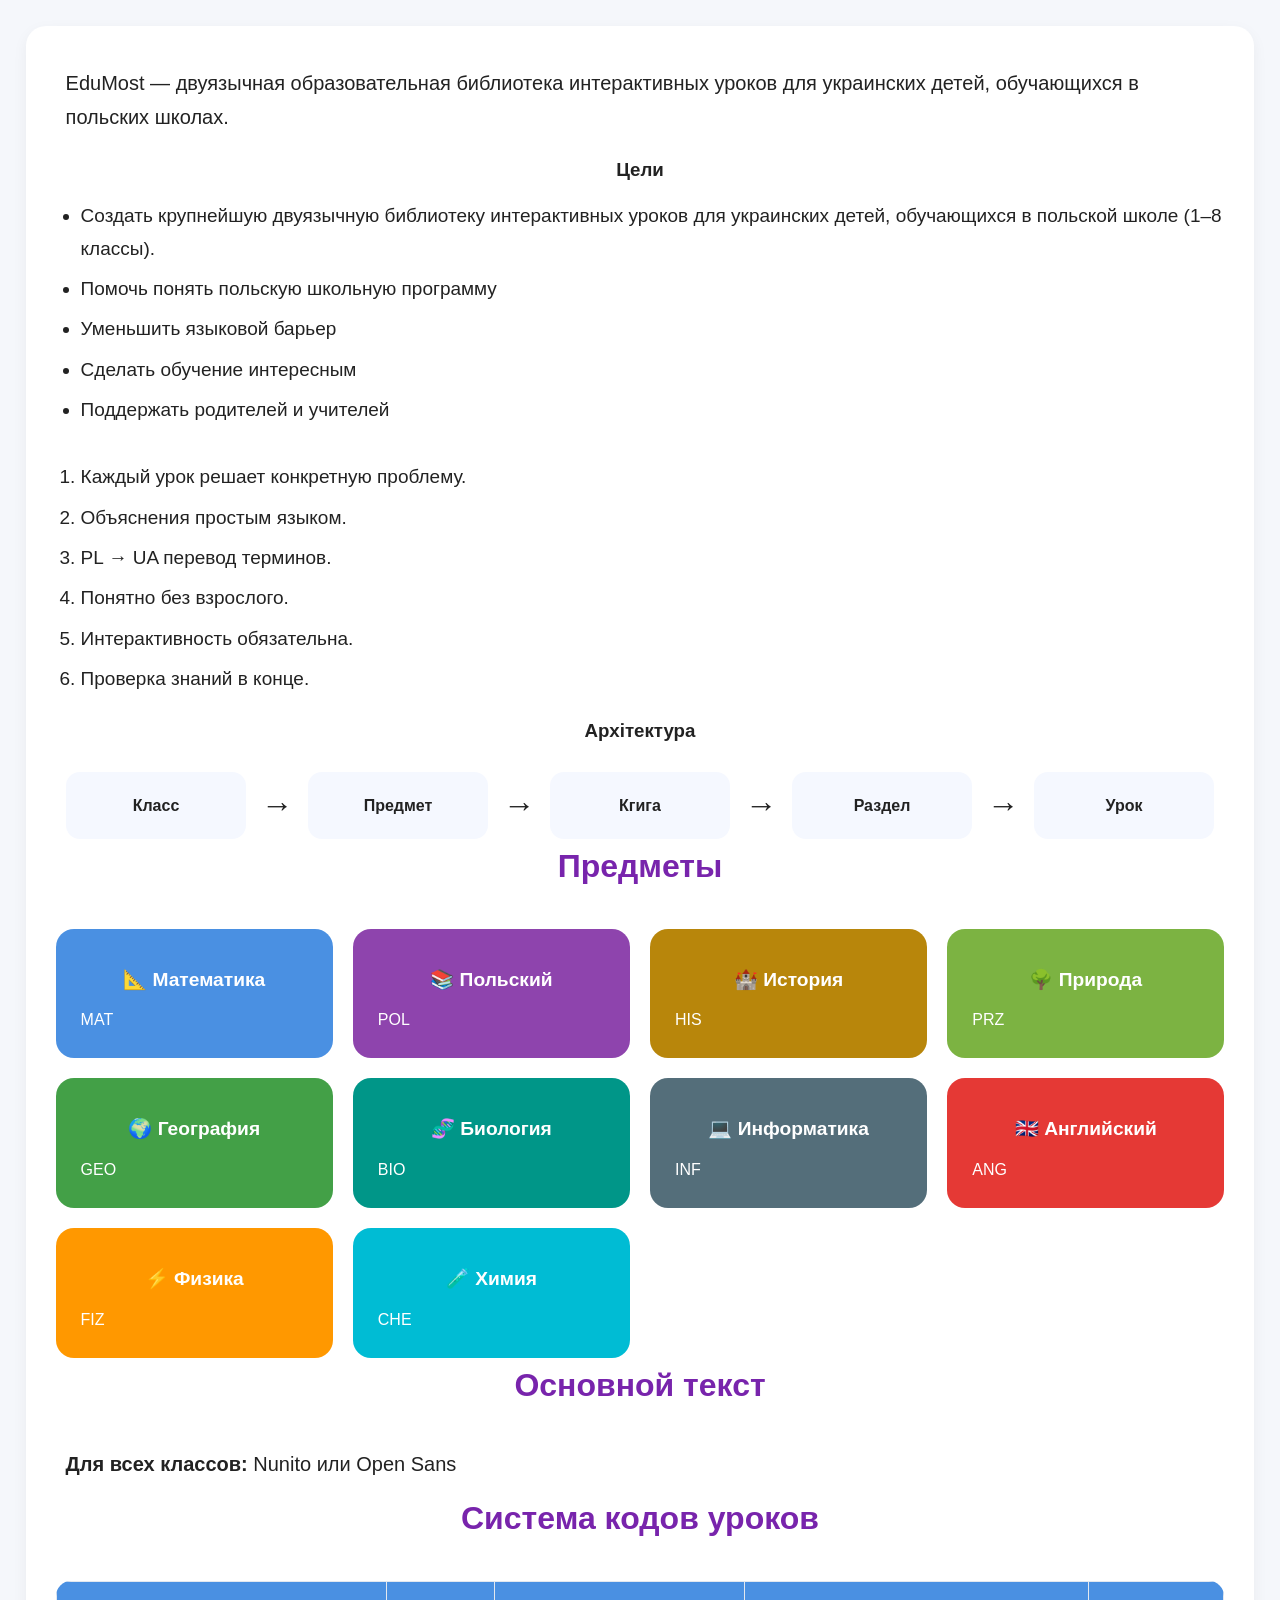
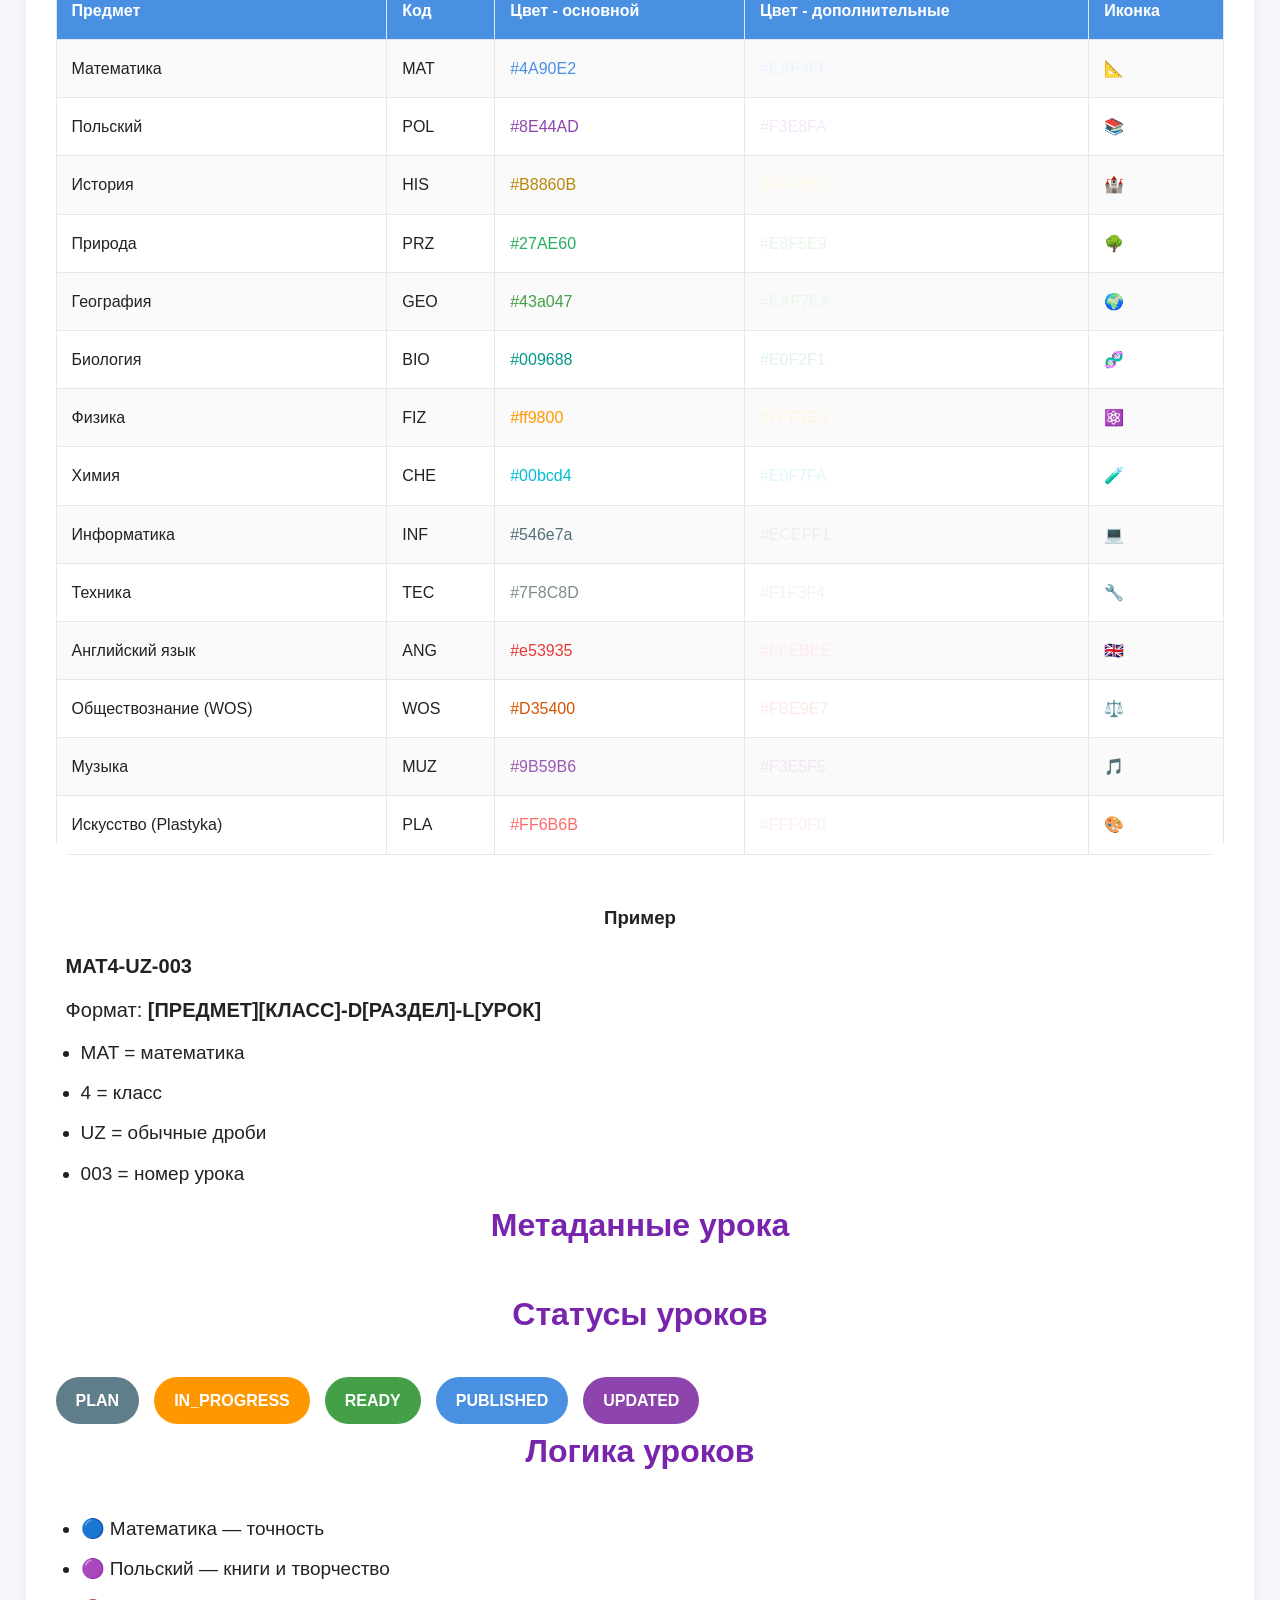
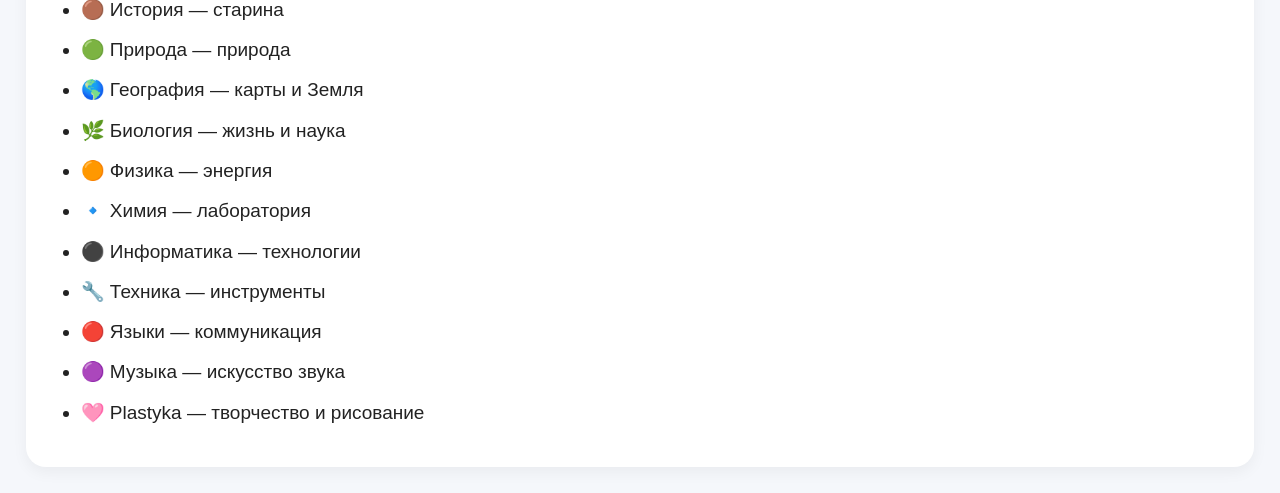
<file: index.html>
<!-- index.html -->
<!DOCTYPE html>
<html lang="en">

<head>
    <meta charset="UTF-8">
    <meta name="viewport" content="width=device-width, initial-scale=1.0">
    <title>Document</title>
    <link rel="stylesheet" href="style.css">
    <link rel="stylesheet" href="stylesEdu~MostCatalog">
</head>

<body>
    <section>
        <p>
            EduMost — двуязычная образовательная библиотека интерактивных уроков
            для украинских детей, обучающихся в польских школах.
        </p>

        <h3>Цели</h3>

        <ul>
            <li>Создать крупнейшую двуязычную библиотеку интерактивных уроков для украинских детей, обучающихся в
                польской школе (1–8 классы).</li>
            <li>Помочь понять польскую школьную программу</li>
            <li>Уменьшить языковой барьер</li>
            <li>Сделать обучение интересным</li>
            <li>Поддержать родителей и учителей</li>
        </ul><br>
        <ol>
            <li>Каждый урок решает конкретную проблему.</li>
            <li>Объяснения простым языком.</li>
            <li>PL → UA перевод терминов.</li>
            <li>Понятно без взрослого.</li>
            <li>Интерактивность обязательна.</li>
            <li>Проверка знаний в конце.</li>
        </ol>
        <h3>Архітектура</h3>
        <div class="architecture">
            <div class="box">Класс</div>
            <div class="arrow">→</div>
            <div class="box">Предмет</div>
            <div class="arrow">→</div>
            <div class="box">Кгига</div>
            <div class="arrow">→</div>
            <div class="box">Раздел</div>
            <div class="arrow">→</div>
            <div class="box">Урок</div>
        </div>
        <h2>Предметы</h2>

        <div class="subjects">
            <a href="matematyka.html" class="subject-link">
                <div class="subject-card mat">
                    <h4>📐 Математика</h4>
                    MAT
                </div>
            </a>

            <a href="polski.html" class="subject-link">
                <div class="subject-card pol">
                    <h4>📚 Польский</h4>
                    POL
                </div>
            </a>

            <a href="historia.html" class="subject-link">
                <div class="subject-card his">
                    <h4>🏰 История</h4>
                    HIS
                </div>
            </a>

            <a href="przyroda.html" class="subject-link">
                <div class="subject-card prz">
                    <h4>🌳 Природа</h4>
                    PRZ
                </div>
            </a>

            <a href="geografia.html" class="subject-link">
                <div class="subject-card geo">
                    <h4>🌍 География</h4>
                    GEO
                </div>
            </a>

            <a>
                <div class="subject-card bio">
                    <h4>🧬 Биология</h4>
                    BIO
                </div>
            </a>

            <a href="biologia.html" class="subject-link">
                <div class="subject-card inf">
                    <h4>💻 Информатика</h4>
                    INF
                </div>
            </a>

            <a href="biologia.html" class="subject-link">
                <div class="subject-card ang">
                    <h4>🇬🇧 Английский</h4>
                    ANG
                </div>
            </a>

            <a href="fizyka.html" class="subject-link">
                <div class="subject-card fiz">
                    <h4>⚡ Физика</h4>
                    FIZ
                </div>
            </a>

            <a href="chemia.html" class="subject-link">
                <div class="subject-card che">
                    <h4>🧪 Химия</h4>
                    CHE
                </div>
            </a>

        </div>
        <h2>Основной текст</h2>
        <p><b>Для всех классов:</b> Nunito или Open Sans</p>
        <h2>Система кодов уроков</h2>

        <table>
            <tr>
                <th>Предмет</th>
                <th>Код</th>
                <th>Цвет - основной</th>
                <th>Цвет - дополнительные</th>
                <th>Иконка</th>
            </tr>

            <tr>
                <td>Математика</td>
                <td>MAT</td>
                <td style="color: #4A90E2;">#4A90E2</td>
                <td><span style="color: #EAF4FF;">#EAF4FF</span></td>
                <td>📐</td>
            </tr>

            <tr>
                <td>Польский</td>
                <td>POL</td>
                <td style="color: #8E44AD;">#8E44AD</td>
                <td><span style="color: #F3E8FA;">#F3E8FA</span></td>
                <td>📚</td>
            </tr>

            <tr>
                <td>История</td>
                <td>HIS</td>
                <td style="color: #B8860B;">#B8860B</td>
                <td><span style="color: #FFF8E1;">#FFF8E1</span></td>
                <td>🏰</td>
            </tr>
            <tr>
                <td>Природа</td>
                <td>PRZ</td>
                <td style="color: #27AE60;">#27AE60</td>
                <td><span style="color: #E8F5E9;">#E8F5E9</span></td>
                <td>🌳 </td>
            </tr>
            <tr>
                <td>География</td>
                <td>GEO</td>
                <td style="color: #43a047;">#43a047</td>
                <td><span style="color: #EAF7EA;">#EAF7EA</span></td>
                <td>🌍</td>
            </tr>
            <tr>
                <td>Биология</td>
                <td>BIO</td>
                <td style="color: #009688;">#009688</td>
                <td><span style="color: #E0F2F1;">#E0F2F1</span></td>
                <td>🧬</td>
            </tr>
            <tr>
                <td>Физика</td>
                <td>FIZ</td>
                <td style="color: #ff9800;">#ff9800</td>
                <td><span style="color: #FFF3E0;">#FFF3E0</span></td>
                <td>⚛️</td>
            </tr>
            <tr>
                <td>Химия</td>
                <td>CHE</td>
                <td style="color: #00bcd4;">#00bcd4</td>
                <td><span style="color: #E0F7FA;">#E0F7FA</span> </td>
                <td>🧪</td>
            </tr>
            <tr>
                <td>Информатика</td>
                <td>INF</td>
                <td style="color: #546e7a;">#546e7a</td>
                <td><span style="color: #ECEFF1;">#ECEFF1</span></td>
                <td>💻</td>
            </tr>
            <tr>
                <td>Техника</td>
                <td>TEC</td>
                <td style="color: #7F8C8D;">#7F8C8D</td>
                <td><span style="color: #F1F3F4;">#F1F3F4</span></td>
                <td>🔧</td>
            </tr>
            <tr>
                <td>Английский язык</td>
                <td>ANG</td>
                <td style="color: #e53935;">#e53935</td>
                <td><span style="color: #FFEBEE;">#FFEBEE</span></td>
                <td>🇬🇧</td>
            </tr>
            <tr>
                <td>Обществознание (WOS)</td>
                <td>WOS</td>
                <td style="color: #D35400;">#D35400</td>
                <td><span style="color: #FBE9E7;">#FBE9E7</span></td>
                <td>⚖️</td>
            </tr>

            <tr>
                <td>Музыка</td>
                <td>MUZ</td>
                <td style="color: #9B59B6;">#9B59B6</td>
                <td><span style="color: #F3E5F5;">#F3E5F5</span></td>
                <td>🎵</td>
            </tr>
            <tr>
                <td>Искусство (Plastyka)</td>
                <td>PLA</td>
                <td style="color: #FF6B6B;">#FF6B6B</td>
                <td><span style="color: #FFF0F0;">#FFF0F0</span></td>
                <td>🎨</td>
            </tr>
        </table>

        <br>


        <h3>Пример</h3>

        <p><strong>MAT4-UZ-003</strong></p>
        <p class="p20">Формат: <b>[ПРЕДМЕТ][КЛАСС]-D[РАЗДЕЛ]-L[УРОК]</b></p>
        <ul>
            <li>MAT = математика</li>
            <li>4 = класс</li>
            <li>UZ = обычные дроби</li>
            <li>003 = номер урока</li>
        </ul>
        <h2>Метаданные урока</h2>
        <h2>Статусы уроков</h2>

        <div class="status-list">

            <div class="badge plan">PLAN</div>
            <div class="badge progress">IN_PROGRESS</div>
            <div class="badge ready">READY</div>
            <div class="badge published">PUBLISHED</div>
            <div class="badge updated">UPDATED</div>

        </div>
        <h2>Логика уроков</h2>
        <ul>
            <li>🔵 Математика — точность</li>
            <li>🟣 Польский — книги и творчество</li>
            <li>🟤 История — старина</li>
            <li>🟢 Природа — природа</li>
            <li>🌎 География — карты и Земля</li>
            <li>🌿 Биология — жизнь и наука</li>
            <li>🟠 Физика — энергия</li>
            <li>🔹 Химия — лаборатория</li>
            <li>⚫ Информатика — технологии</li>
            <li>🔧 Техника — инструменты</li>
            <li>🔴 Языки — коммуникация</li>
            <li>🟣 Музыка — искусство звука</li>
            <li>🩷 Plastyka — творчество и рисование</li>
        </ul>
    </section>
</body>

</html>
</file>
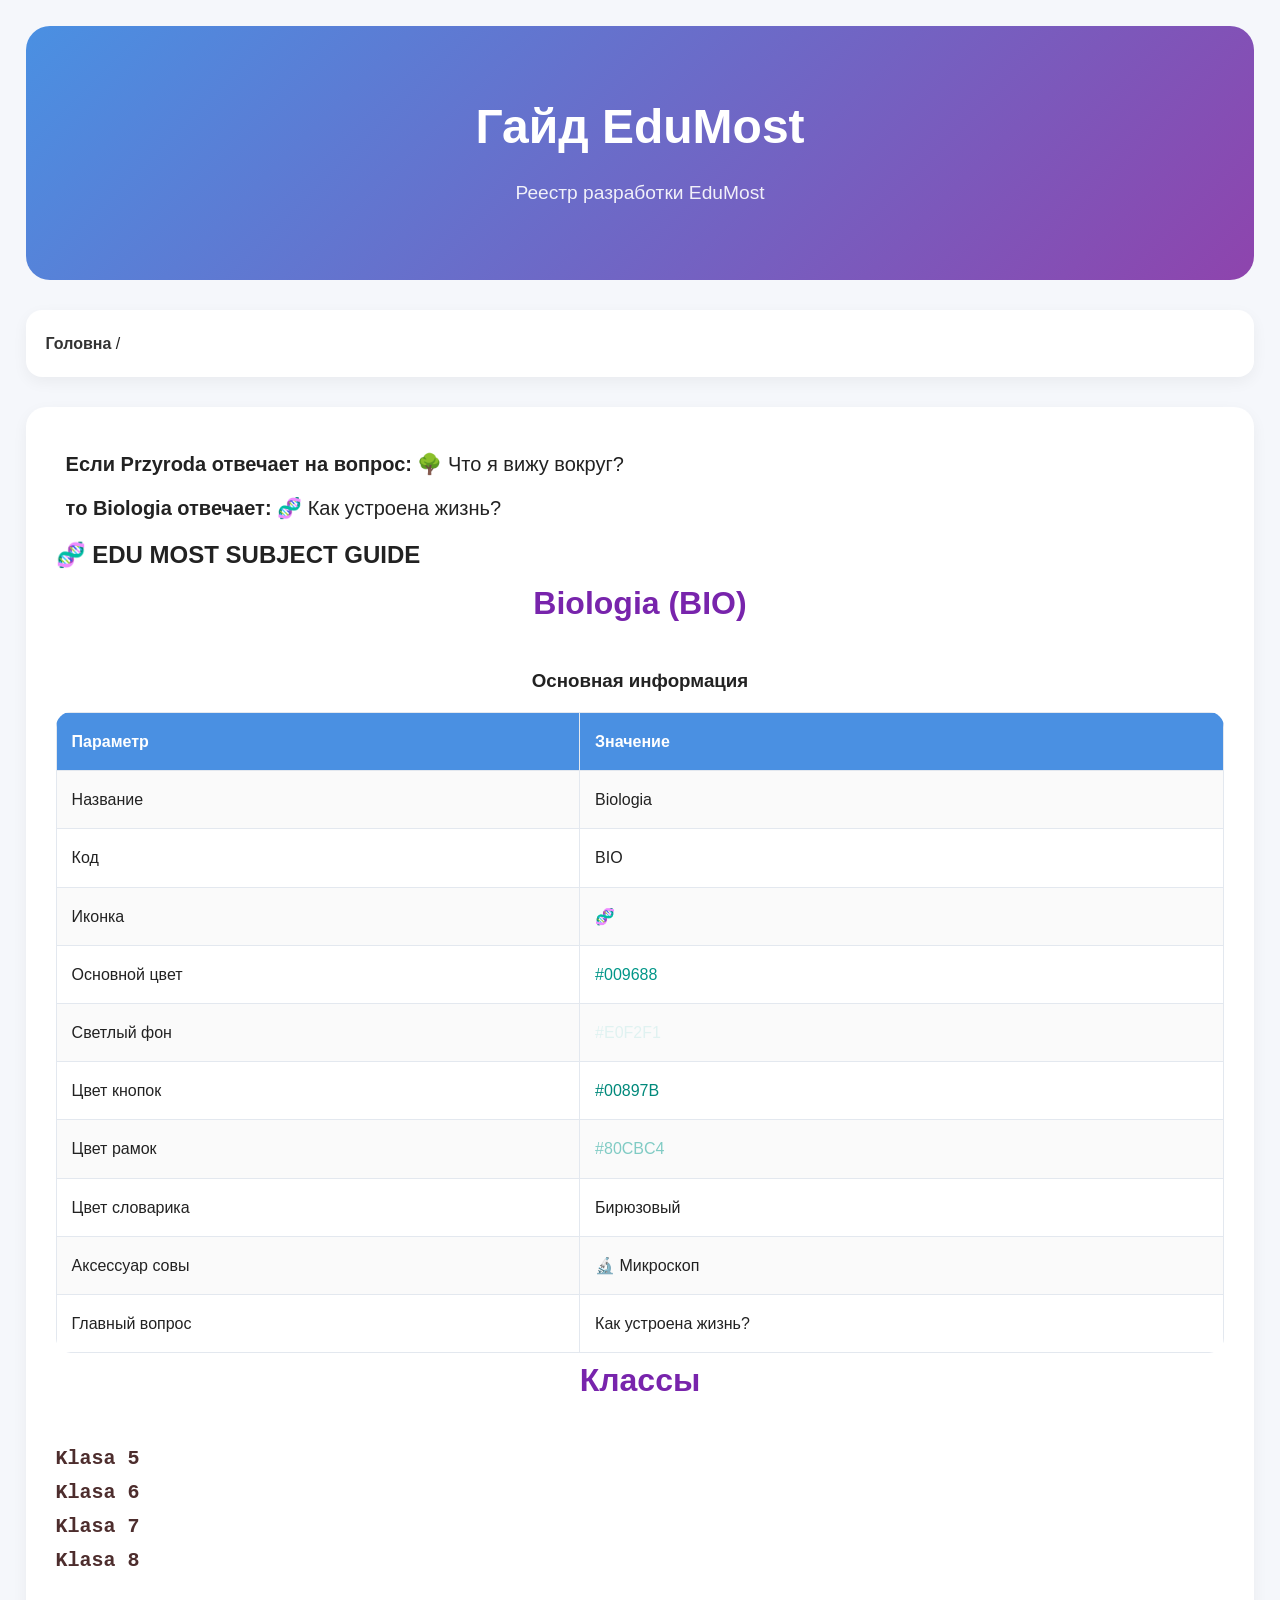
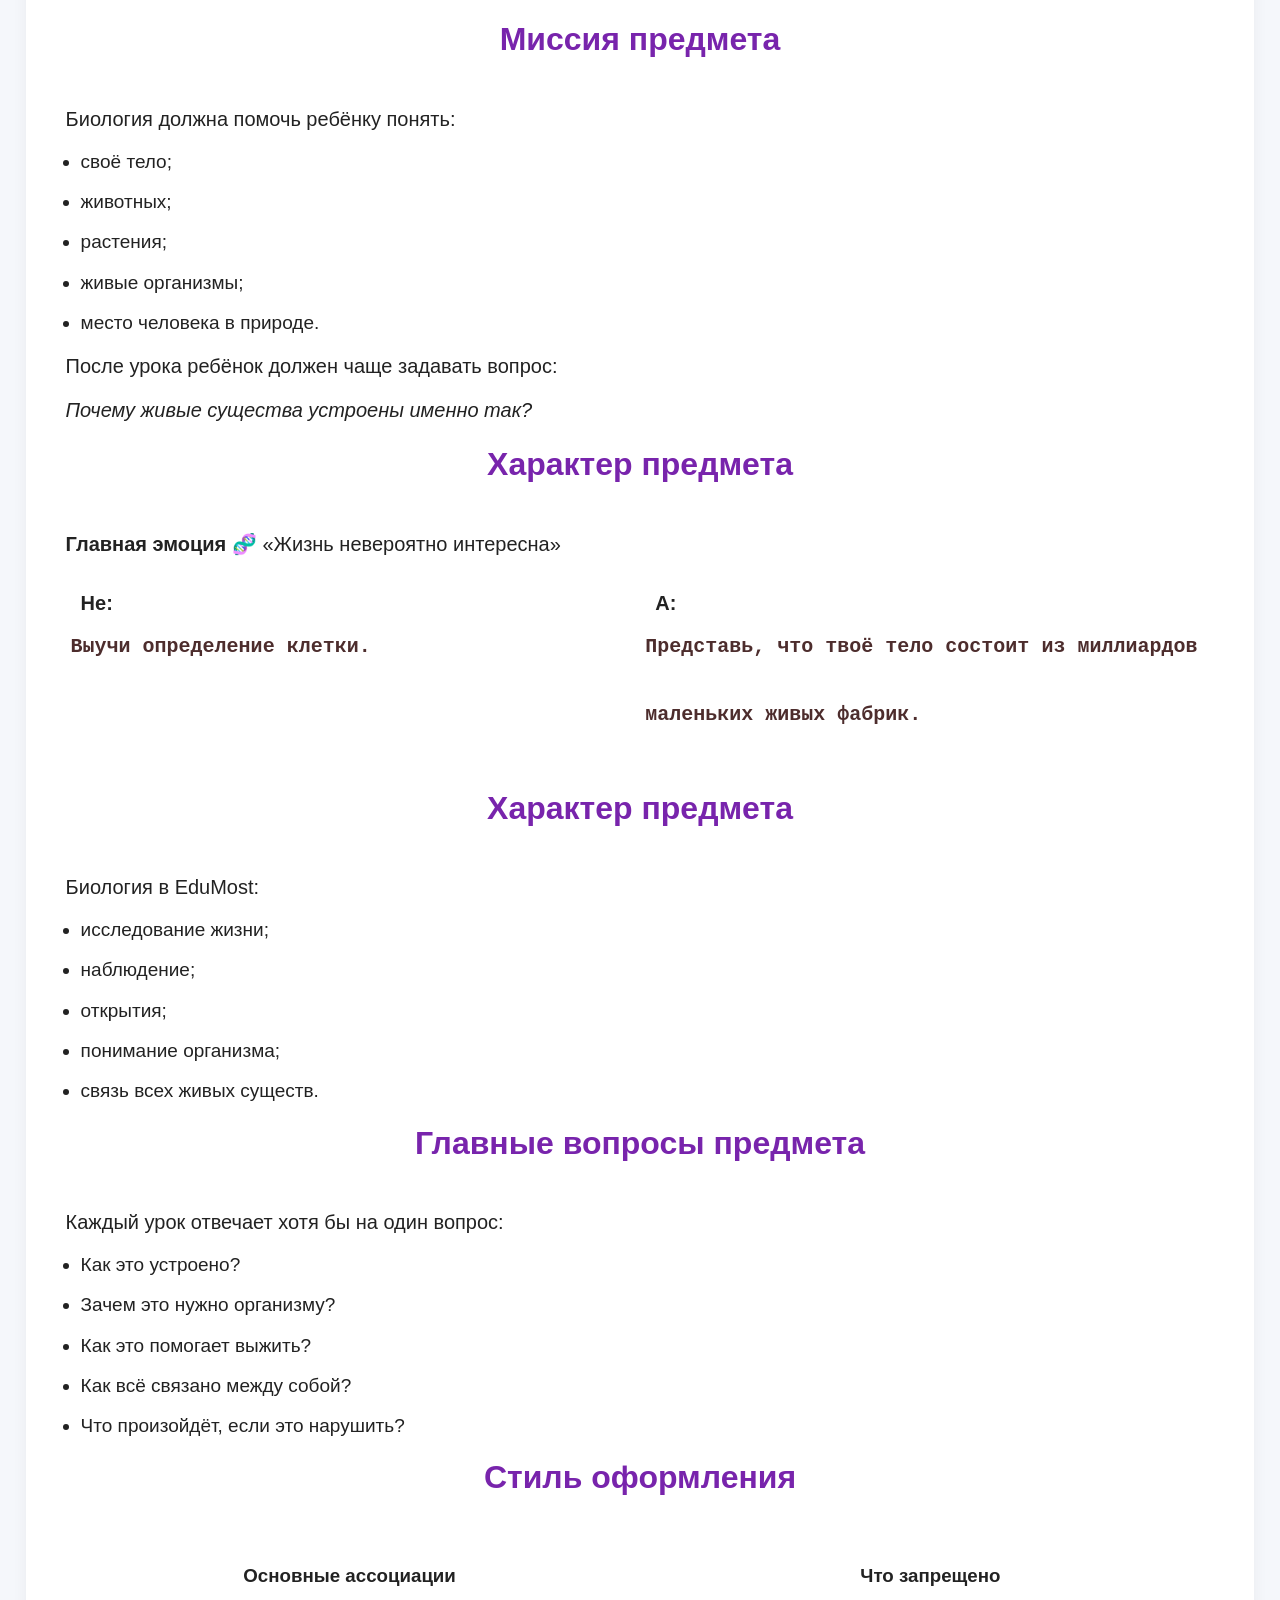
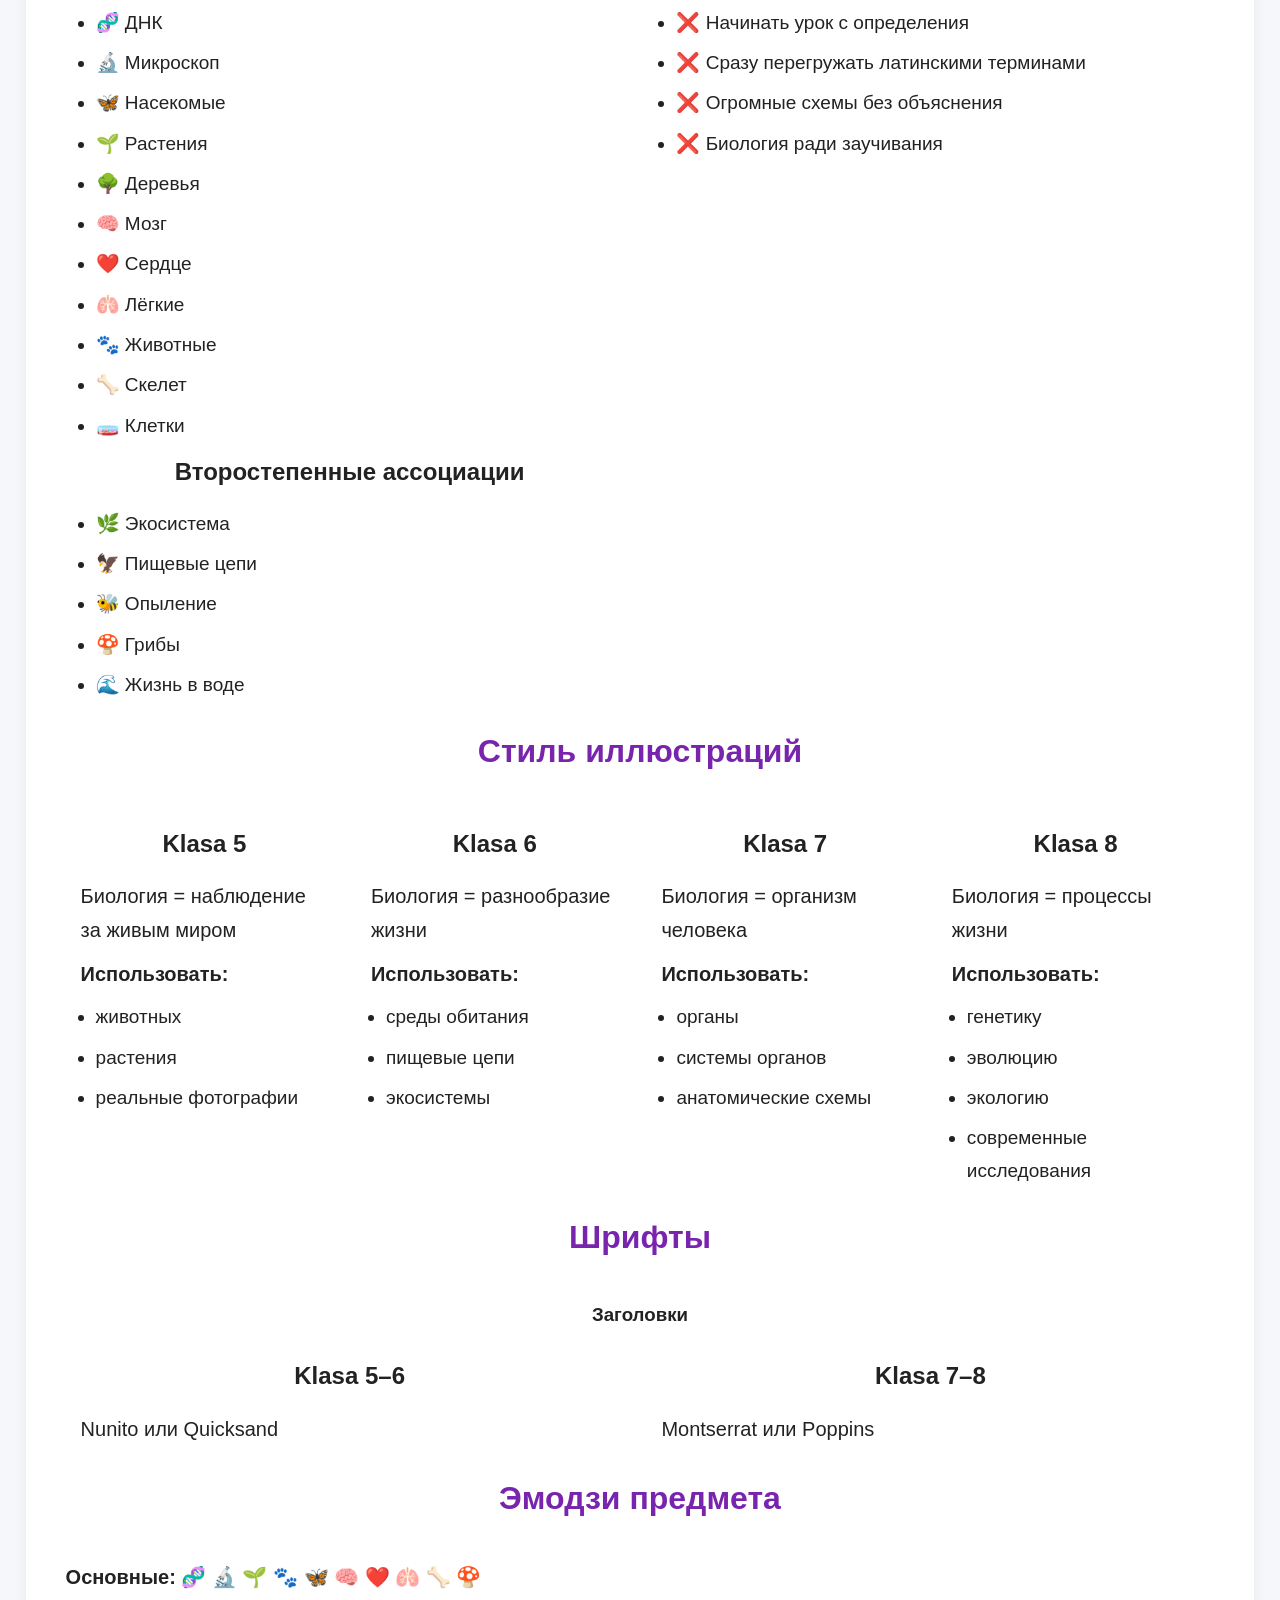
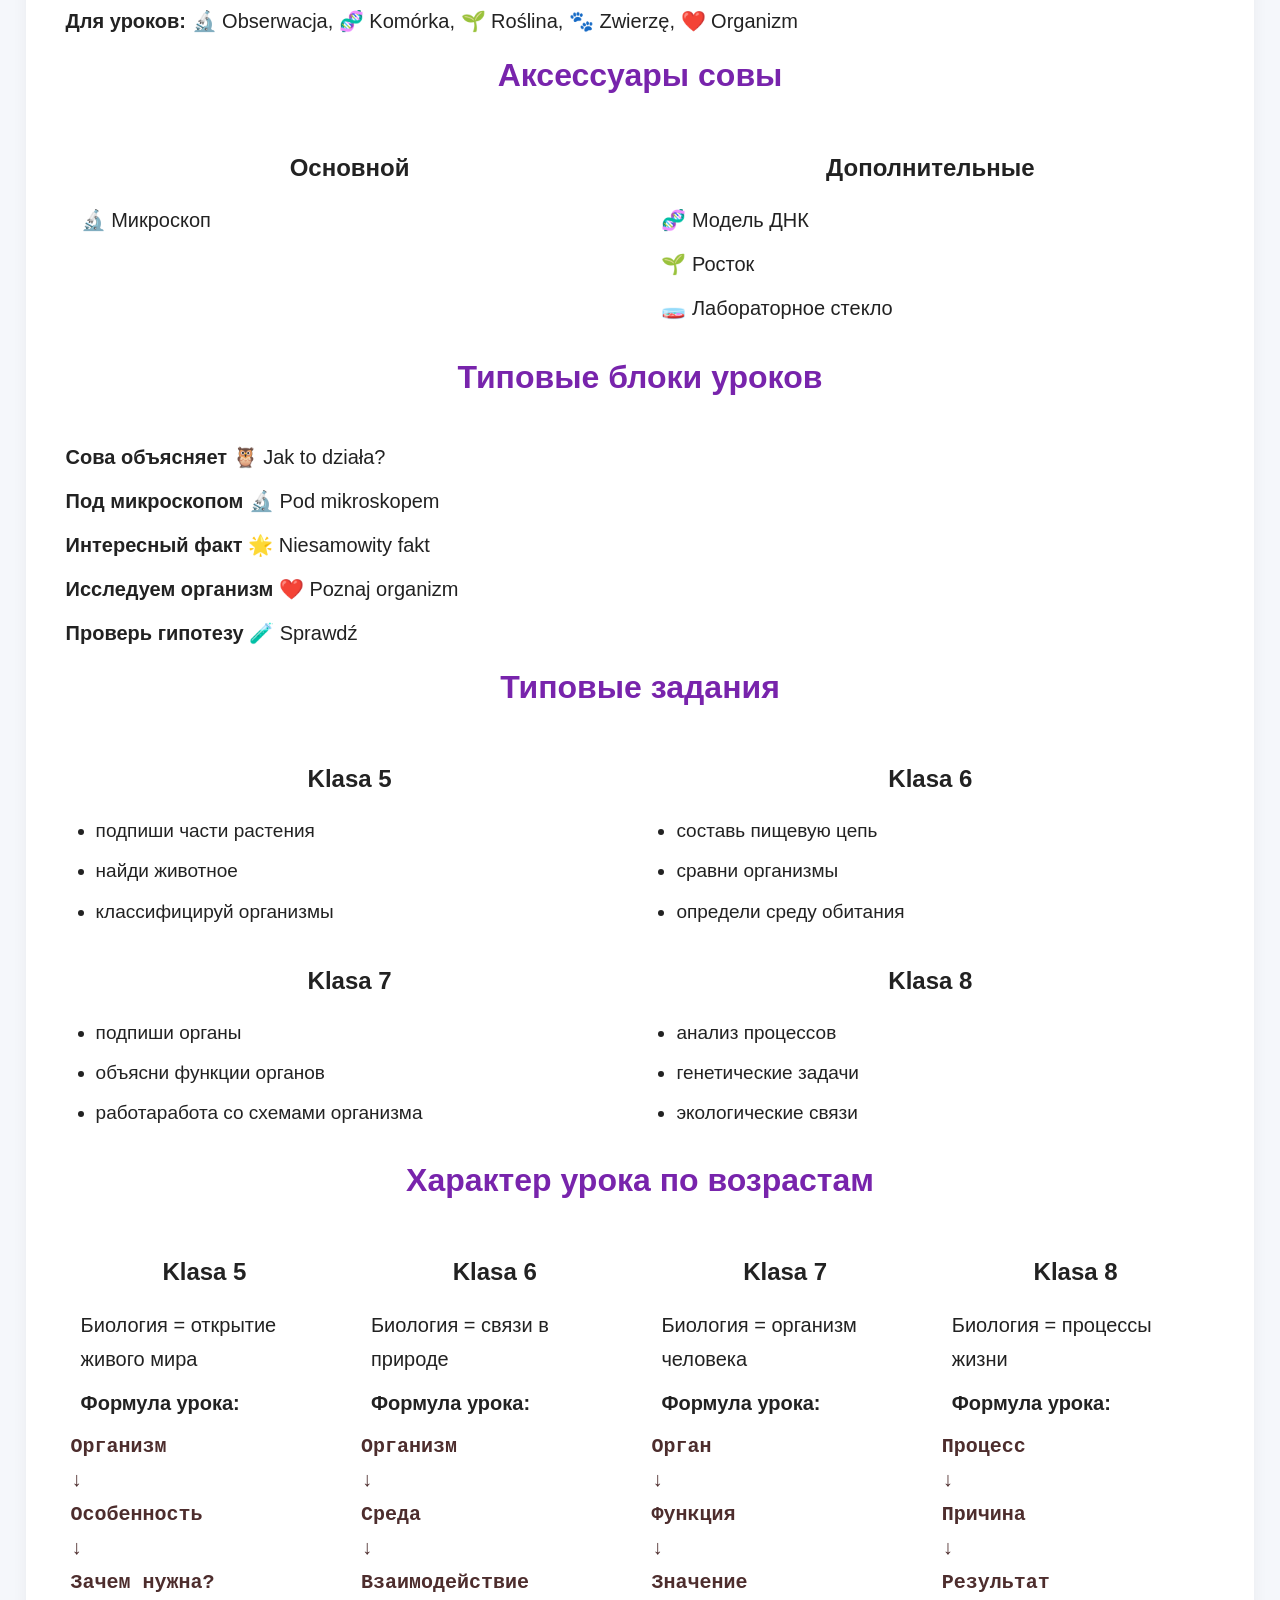
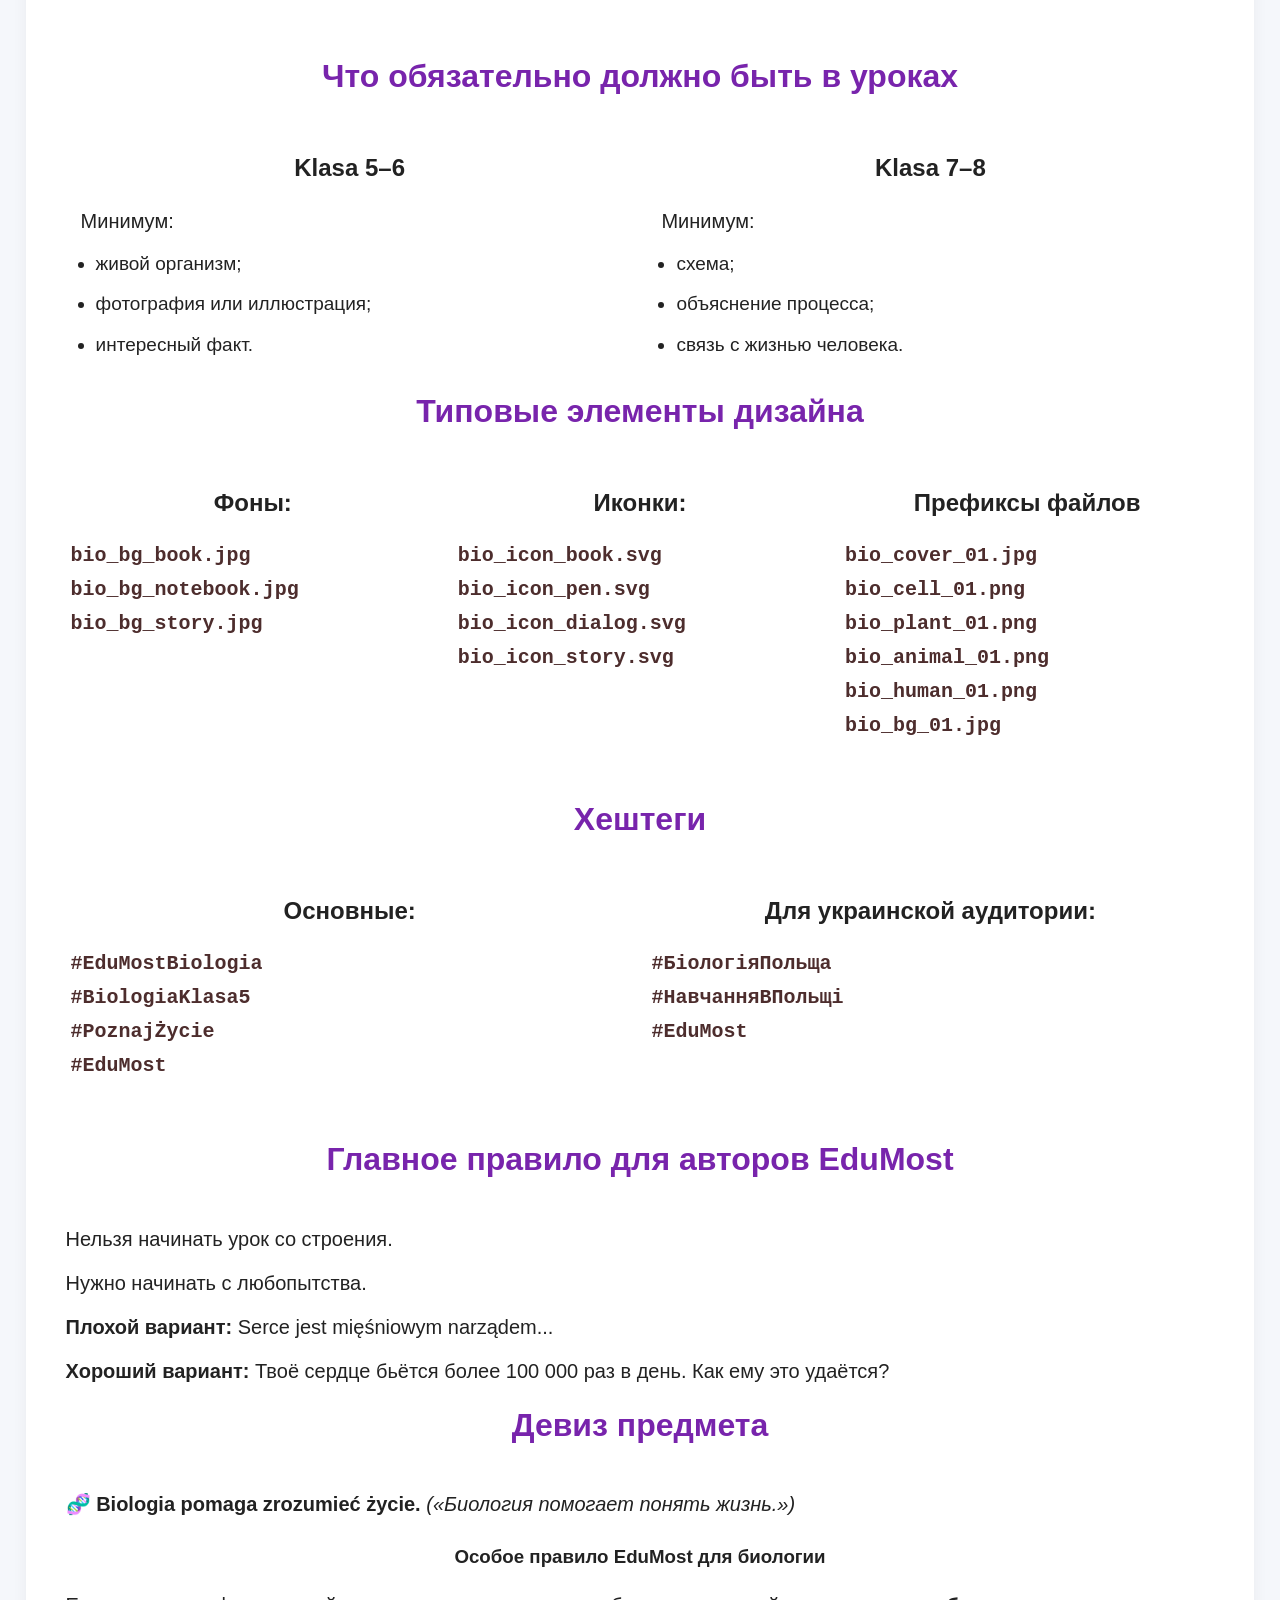
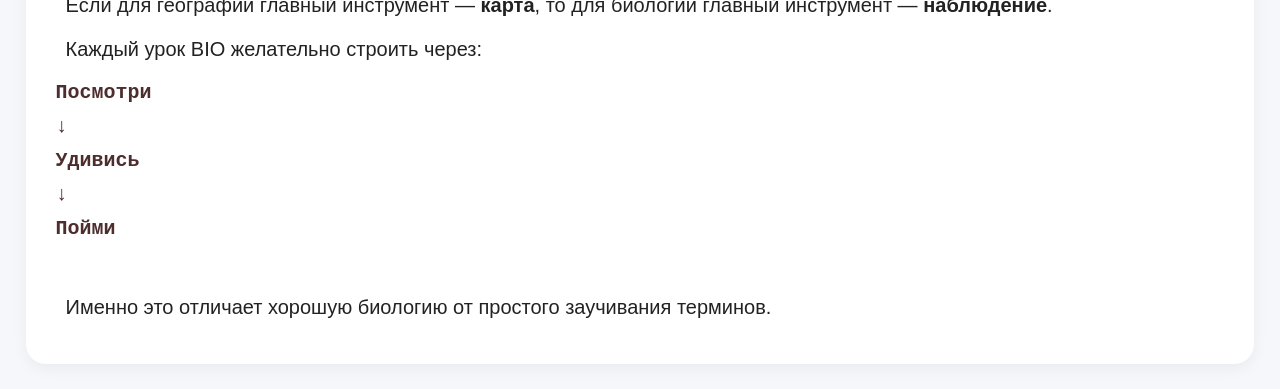
<file: biologia.html>
<!DOCTYPE html>
<html lang="en">

<head>
    <meta charset="UTF-8">
    <meta name="viewport" content="width=device-width, initial-scale=1.0">
    <title>Geografia</title>
    <link rel="stylesheet" href="style.css">
    <link rel="stylesheet" href="stylesEdu~MostCatalog">
</head>

<body>
    <header class="hero">
        <h1 id="pageTitle">
            Гайд EduMost
        </h1>
        <p>Реестр разработки EduMost</p>
    </header>
    <nav class="breadcrumbs">
        <a href="index.html">Головна</a>
        <span>/</span>
        <a id="classLink" href="#"> </a>
    </nav>
    <section>
        <p><b>Если Przyroda отвечает на вопрос:</b> 🌳 Что я вижу вокруг?</p>
        <p><b>то Biologia отвечает:</b> 🧬 Как устроена жизнь?</p>
        <h1>🧬 EDU MOST SUBJECT GUIDE</h1>
        <h2>Biologia (BIO)</h2>

        <h3>Основная информация</h3>
        <table>
            <tr>
                <th>Параметр</th>
                <th>Значение</th>
            </tr>

            <tr>
                <td>Название</td>
                <td>Biologia</td>
            </tr>

            <tr>
                <td>Код</td>
                <td>BIO</td>
            </tr>

            <tr>
                <td>Иконка</td>
                <td>🧬</td>
            </tr>
            <tr>
                <td>Основной цвет</td>
                <td style="color: #009688;">#009688</td>
            </tr>
            <tr>
                <td>Светлый фон</td>
                <td style="color: #E0F2F1;">#E0F2F1</td>
            </tr>
            <tr>
                <td>Цвет кнопок</td>
                <td style="color: #00897B;">#00897B</td>
            </tr>
            <tr>
                <td>Цвет рамок</td>
                <td style="color: #80CBC4;">#80CBC4</td>
            </tr>
            <tr>
                <td>Цвет словарика</td>
                <td>Бирюзовый</td>
            </tr>
            <tr>
                <td>Аксессуар совы</td>
                <td>🔬 Микроскоп</td>
            </tr>
            <tr>
                <td>Главный вопрос</td>
                <td>Как устроена жизнь?</td>
            </tr>
        </table>
        <!-- Классы -->
        <h2>Классы</h2>
        <pre>
Klasa 5
Klasa 6
Klasa 7
Klasa 8
        </pre>
        <!-- Миссия предмета -->
        <h2>Миссия предмета</h2>
        <p>Биология должна помочь ребёнку понять:</p>
        <ul>
            <li>своё тело;</li>
            <li>животных;</li>
            <li>растения;</li>
            <li>живые организмы;</li>
            <li>место человека в природе.</li>
        </ul>
        <p>После урока ребёнок должен чаще задавать вопрос:</p>
        <p><em>Почему живые существа устроены именно так?</em></p>
        <!-- Характер предмета -->
        <h2>Характер предмета</h2>
        <p><b>Главная эмоция</b> 🧬 «Жизнь невероятно интересна»</p>

        <div class="flex">
            <div>
                <p><b>Не:</b></p>
                <pre>
Выучи определение клетки.
                </pre>
            </div>
            <div>
                <p><b>А:</b></p>
                <pre>
Представь, что твоё тело состоит из миллиардов <br>
маленьких живых фабрик.
                </pre>
            </div>
        </div>
        <!-- Характер предмета -->
        <h2>Характер предмета</h2>
        <p>Биология в EduMost:</p>
        <ul>
            <li>исследование жизни;</li>
            <li>наблюдение;</li>
            <li>открытия;</li>
            <li>понимание организма;</li>
            <li>связь всех живых существ.</li>
        </ul>
        <!-- Главные вопросы предмета -->
        <h2>Главные вопросы предмета</h2>
        <p>Каждый урок отвечает хотя бы на один вопрос:</p>
        <ul>
            <li>Как это устроено?</li>
            <li>Зачем это нужно организму?</li>
            <li>Как это помогает выжить?</li>
            <li>Как всё связано между собой?</li>
            <li>Что произойдёт, если это нарушить?</li>
        </ul>
        <!-- Стиль оформления -->
        <h2>Стиль оформления</h2>
        <div class="flex">
            <div>
                <h3>Основные ассоциации</h3>
                <ul>
                    <li>🧬 ДНК</li>
                    <li>🔬 Микроскоп</li>
                    <li>🦋 Насекомые</li>
                    <li>🌱 Растения</li>
                    <li>🌳 Деревья</li>
                    <li>🧠 Мозг</li>
                    <li>❤️ Сердце</li>
                    <li>🫁 Лёгкие</li>
                    <li>🐾 Животные</li>
                    <li>🦴 Скелет</li>
                    <li>🧫 Клетки</li>
                </ul>
                <h4>Второстепенные ассоциации</h4>
                <ul>
                    <li>🌿 Экосистема</li>
                    <li>🦅 Пищевые цепи</li>
                    <li>🐝 Опыление</li>
                    <li>🍄 Грибы</li>
                    <li>🌊 Жизнь в воде</li>
                </ul>
            </div>
            <div>
                <h3>Что запрещено</h3>
                <ul>
                    <li>❌ Начинать урок с определения</li>
                    <li>❌ Сразу перегружать латинскими терминами</li>
                    <li>❌ Огромные схемы без объяснения</li>
                    <li>❌ Биология ради заучивания</li>
                </ul>
            </div>
        </div>

        <!-- Стиль иллюстраций -->
        <h2>Стиль иллюстраций</h2>
        <div class="flex">
            <div>
                <h4>Klasa 5</h4>
                <p>Биология = наблюдение за живым миром</p>
                <p><b>Использовать:</b></p>
                <ul>
                    <li>животных</li>
                    <li>растения</li>
                    <li>реальные фотографии</li>
                </ul>
            </div>
            <div>
                <h4>Klasa 6</h4>
                <p>Биология = разнообразие жизни</p>
                <p><b>Использовать:</b></p>
                <ul>
                    <li>среды обитания</li>
                    <li>пищевые цепи</li>
                    <li>экосистемы</li>
                </ul>
            </div>
            <div>
                <h4>Klasa 7</h4>
                <p>Биология = организм человека</p>
                <p><b>Использовать:</b></p>
                <ul>
                    <li>органы</li>
                    <li>системы органов</li>
                    <li>анатомические схемы</li>
                </ul>
            </div>
            <div>
                <h4>Klasa 8</h4>
                <p>Биология = процессы жизни</p>
                <p><b>Использовать:</b></p>
                <ul>
                    <li>генетику</li>
                    <li>эволюцию</li>
                    <li>экологию</li>
                    <li>современные исследования</li>
                </ul>
            </div>
        </div>
        <!-- Шрифты  -->
        <h2>Шрифты</h2>
        <h3>Заголовки</h3>
        <div class="flex">
            <div>
                <h4>Klasa 5–6</h4>
                <p>Nunito или Quicksand</p>
            </div>
            <div>
                <h4>Klasa 7–8</h4>
                <p>Montserrat или Poppins</p>
            </div>
        </div>
        <!-- Эмодзи предмета -->
        <h2>Эмодзи предмета</h2>
        <p><b>Основные:</b> 🧬 🔬 🌱 🐾 🦋 🧠 ❤️ 🫁 🦴 🍄</p>
        <p><b>Для уроков:</b> 🔬 Obserwacja, 🧬 Komórka, 🌱 Roślina, 🐾 Zwierzę, ❤️ Organizm</p>
        <!-- Аксессуары совы -->
        <h2>Аксессуары совы</h2>
        <div class="flex">
            <div>
                <h4>Основной</h4>
                <p>🔬 Микроскоп</p>
            </div>
            <div>
                <h4>Дополнительные</h4>
                <p>🧬 Модель ДНК</p>
                <p>🌱 Росток</p>
                <p>🧫 Лабораторное стекло</p>
            </div>
        </div>
        <!-- Типовые блоки уроков -->
        <h2>Типовые блоки уроков</h2>
        <p><b>Сова объясняет</b>  🦉 Jak to działa?</p>
        <p><b>Под микроскопом</b>  🔬 Pod mikroskopem</p>
        <p><b>Интересный факт</b>  🌟 Niesamowity fakt</p>
        <p><b>Исследуем организм</b> ❤️ Poznaj organizm</p>
        <p><b>Проверь гипотезу</b> 🧪 Sprawdź</p>
        <!-- Типовые задания -->
        <h2>Типовые задания</h2>
        <div class="flex">
            <div>
                <h4>Klasa 5</h4>
                <ul>
                    <li>подпиши части растения</li>
                    <li>найди животное</li>
                    <li>классифицируй организмы</li>
                </ul>
            </div>
            <div>
                <h4>Klasa 6</h4>
                <ul>
                    <li>составь пищевую цепь</li>
                    <li>сравни организмы</li>
                    <li>определи среду обитания</li>
                </ul>
            </div>
        </div>
        <div class="flex">
            <div>
                <h4>Klasa 7</h4>
                <ul>
                    <li>подпиши органы</li>
                    <li>объясни функции органов</li>
                    <li>работаработа со схемами организма</li>
                </ul>
            </div>
            <div>
                <h4>Klasa 8</h4>
                <ul>
                    <li>анализ процессов</li>
                    <li>генетические задачи</li>
                    <li>экологические связи</li>
                </ul>
            </div>
        </div>
        <!-- Характер урока по возрастам -->
        <h2>Характер урока по возрастам</h2>
        <div class="flex">
            <div>
                <h4>Klasa 5</h4>
                <p>Биология = открытие живого мира</p>
                <p><b>Формула урока:</b></p>
                <pre>
Организм
↓
Особенность
↓
Зачем нужна?</pre>
            </div>
            <div>
                <h4>Klasa 6</h4>
                <p>Биология = связи в природе</p>
                <p><b>Формула урока:</b></p>
                <pre>
Организм
↓
Среда
↓
Взаимодействие
                </pre>
            </div>
            <div>
                <h4>Klasa 7</h4>
                <p>Биология = организм человека</p>
                <p><b>Формула урока:</b></p>
                <pre>
Орган
↓
Функция
↓
Значение
                </pre>

            </div>
            <div>
                <h4>Klasa 8</h4>
                <p>Биология = процессы жизни</p>
                <p><b>Формула урока:</b></p>
                <pre>
Процесс
↓
Причина
↓
Результат
                </pre>
            </div>
        </div>

        <!-- Что обязательно должно быть в уроках -->
        <h2>Что обязательно должно быть в уроках</h2>
        <div class="flex">
            <div>
                <h4>Klasa 5–6</h4>
                <p>Минимум:</p>
                <ul>
                    <li>живой организм;</li>
                    <li>фотография или иллюстрация;</li>
                    <li>интересный факт.</li>
                </ul>
            </div>
            <div>
                <h4>Klasa 7–8</h4>
                <p>Минимум:</p>
                <ul>
                    <li>схема;</li>
                    <li>объяснение процесса;</li>
                    <li>связь с жизнью человека.</li>
                </ul>
            </div>
        </div>
        <!-- Типовые элементы дизайна -->
        <h2>Типовые элементы дизайна</h2>
        <div class="flex">
            <div>
                <h4>Фоны:</h4>
                <pre>
bio_bg_book.jpg
bio_bg_notebook.jpg
bio_bg_story.jpg
                </pre>
            </div>
            <div>
                <h4>Иконки:</h4>
                <pre>
bio_icon_book.svg
bio_icon_pen.svg
bio_icon_dialog.svg
bio_icon_story.svg            
                </pre>
            </div>
            <div>
                <h4>Префиксы файлов</h4>
                <pre>
bio_cover_01.jpg
bio_cell_01.png
bio_plant_01.png
bio_animal_01.png
bio_human_01.png
bio_bg_01.jpg
                </pre>
            </div>
        </div>
        <!-- Хештеги -->
        <h2>Хештеги</h2>
        <div class="flex">
            <div>
                <h4>Основные:</h4>
                <pre>
#EduMostBiologia
#BiologiaKlasa5
#PoznajŻycie
#EduMost
                </pre>
            </div>
            <div>
                <h4>Для украинской аудитории:</h4>
                <pre>
#БіологіяПольща
#НавчанняВПольщі
#EduMost
                </pre>
            </div>
        </div>
        <!-- Главное правило для авторов EduMost -->
        <h2>Главное правило для авторов EduMost</h2>
        <p>Нельзя начинать урок со строения.</p>
        <p>Нужно начинать с любопытства.</p>
        <p><b>Плохой вариант:</b> Serce jest mięśniowym narządem...</p>
        <p><b>Хороший вариант:</b> Твоё сердце бьётся более 100 000 раз в день. Как ему это удаётся?</p>
        <!-- Девиз предмета -->
        <h2>Девиз предмета</h2>
        <p><b>🧬 Biologia pomaga zrozumieć życie.</b> <em>(«Биология помогает понять жизнь.»)</em></p>
        <h3>Особое правило EduMost для биологии</h3>
        <p>Если для географии главный инструмент — <b>карта</b>, то для биологии главный инструмент — <b>наблюдение</b>.</p>
        <p>Каждый урок BIO желательно строить через:</p>
        <pre>
Посмотри
↓
Удивись
↓
Пойми
        </pre>
        <p>Именно это отличает хорошую биологию от простого заучивания терминов.</p>
    </section>
</body>

</html>
</file>
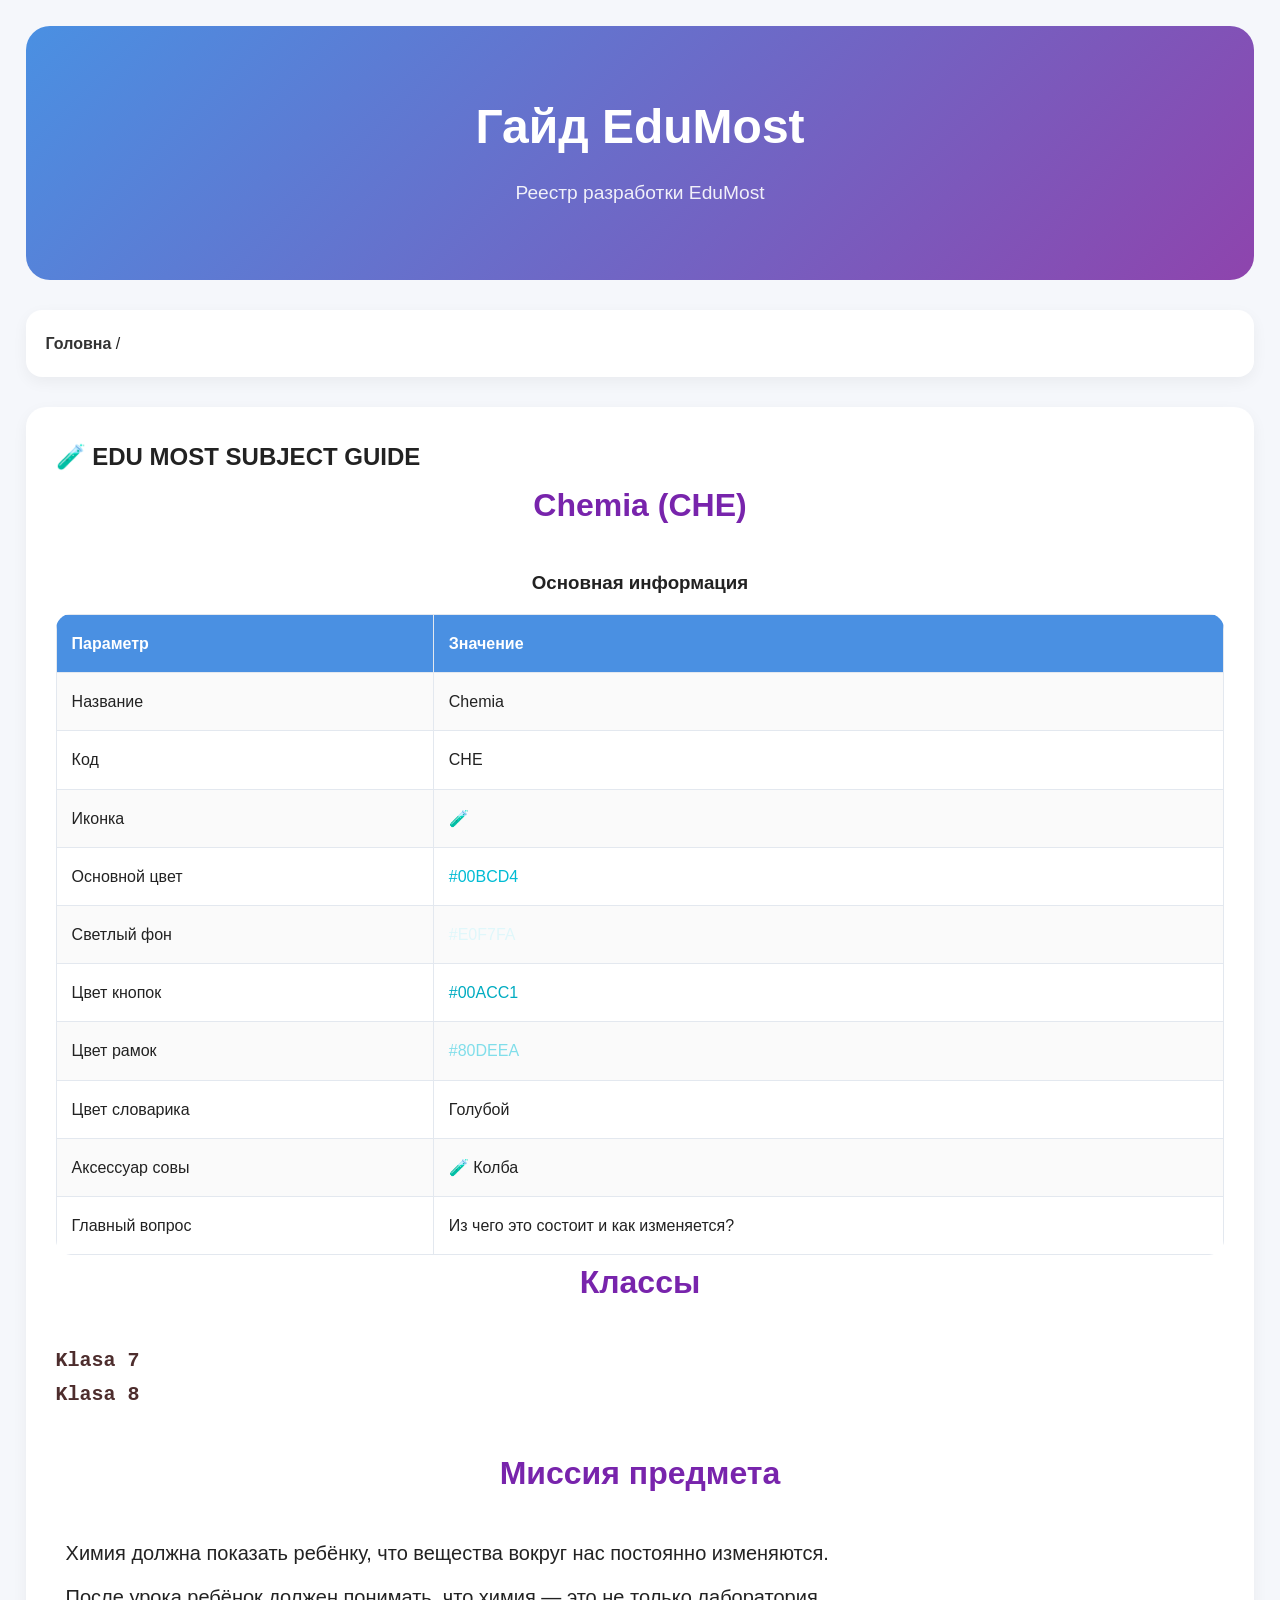
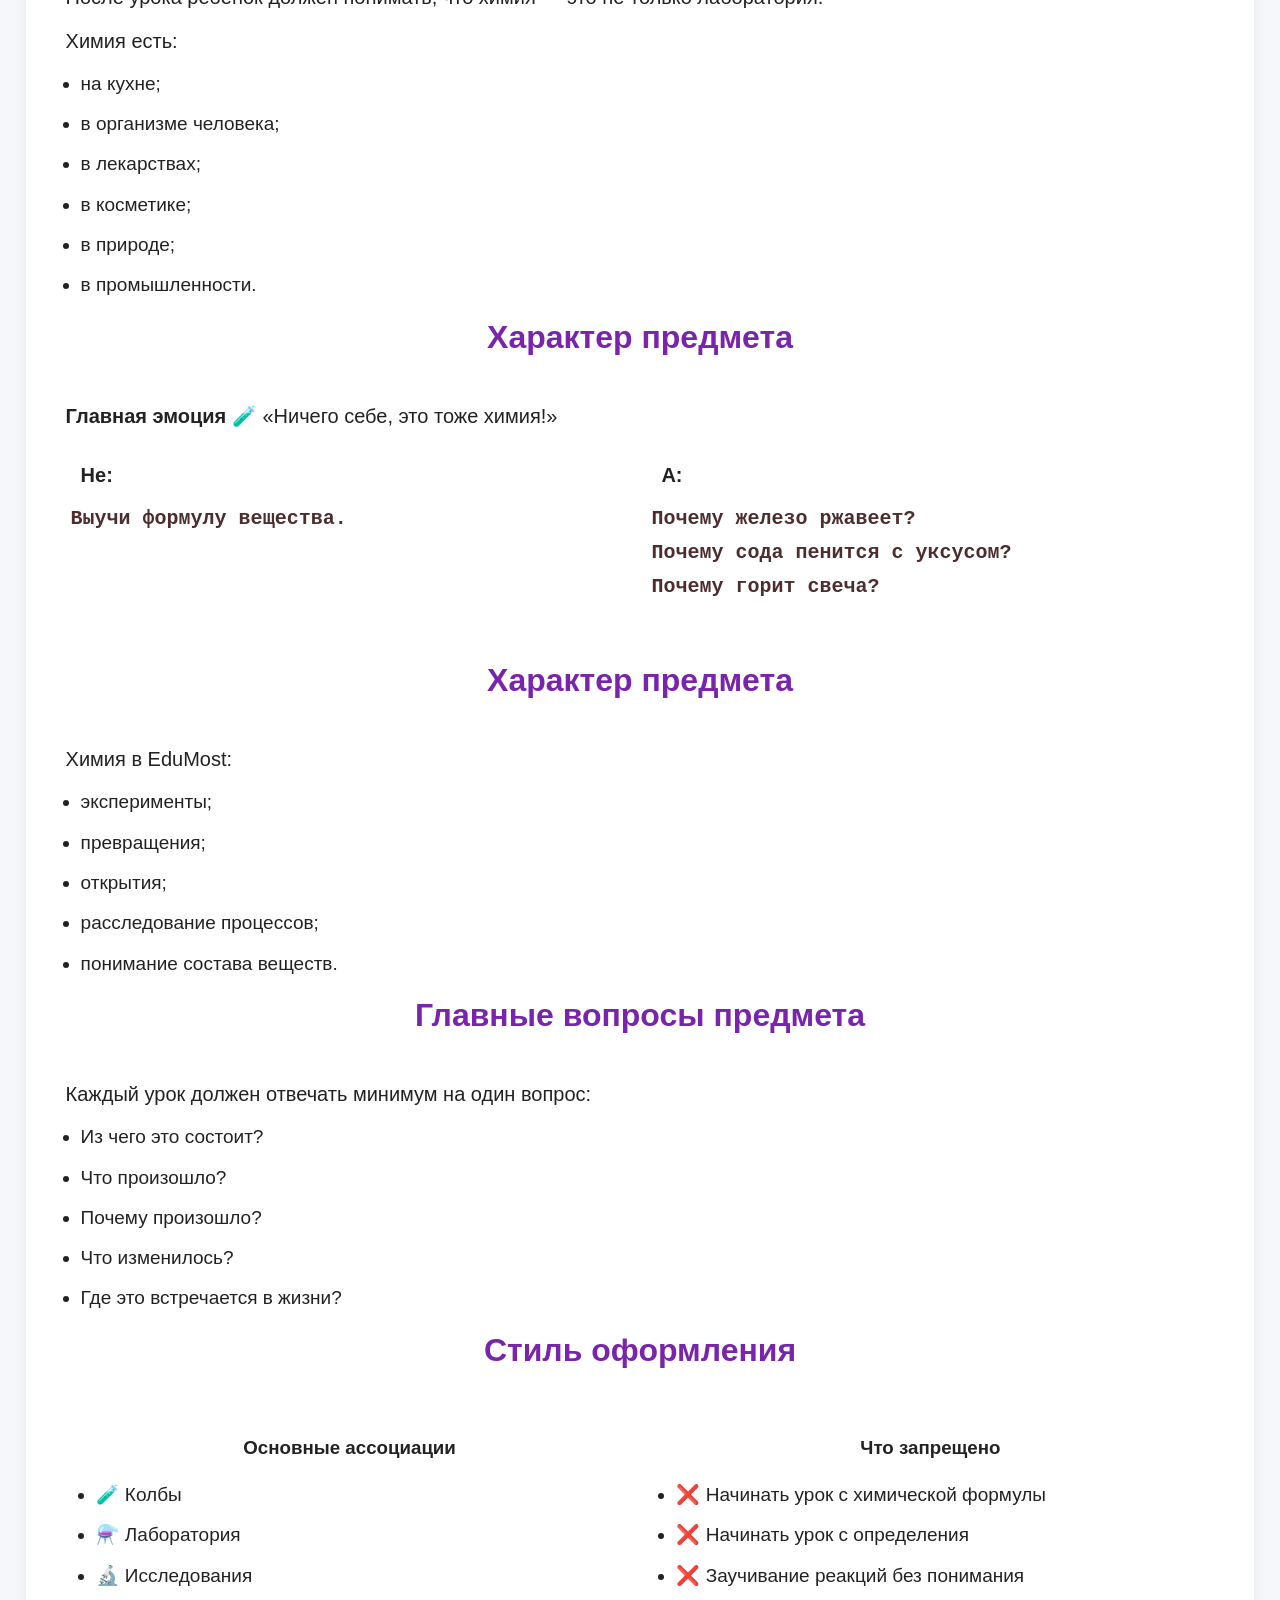
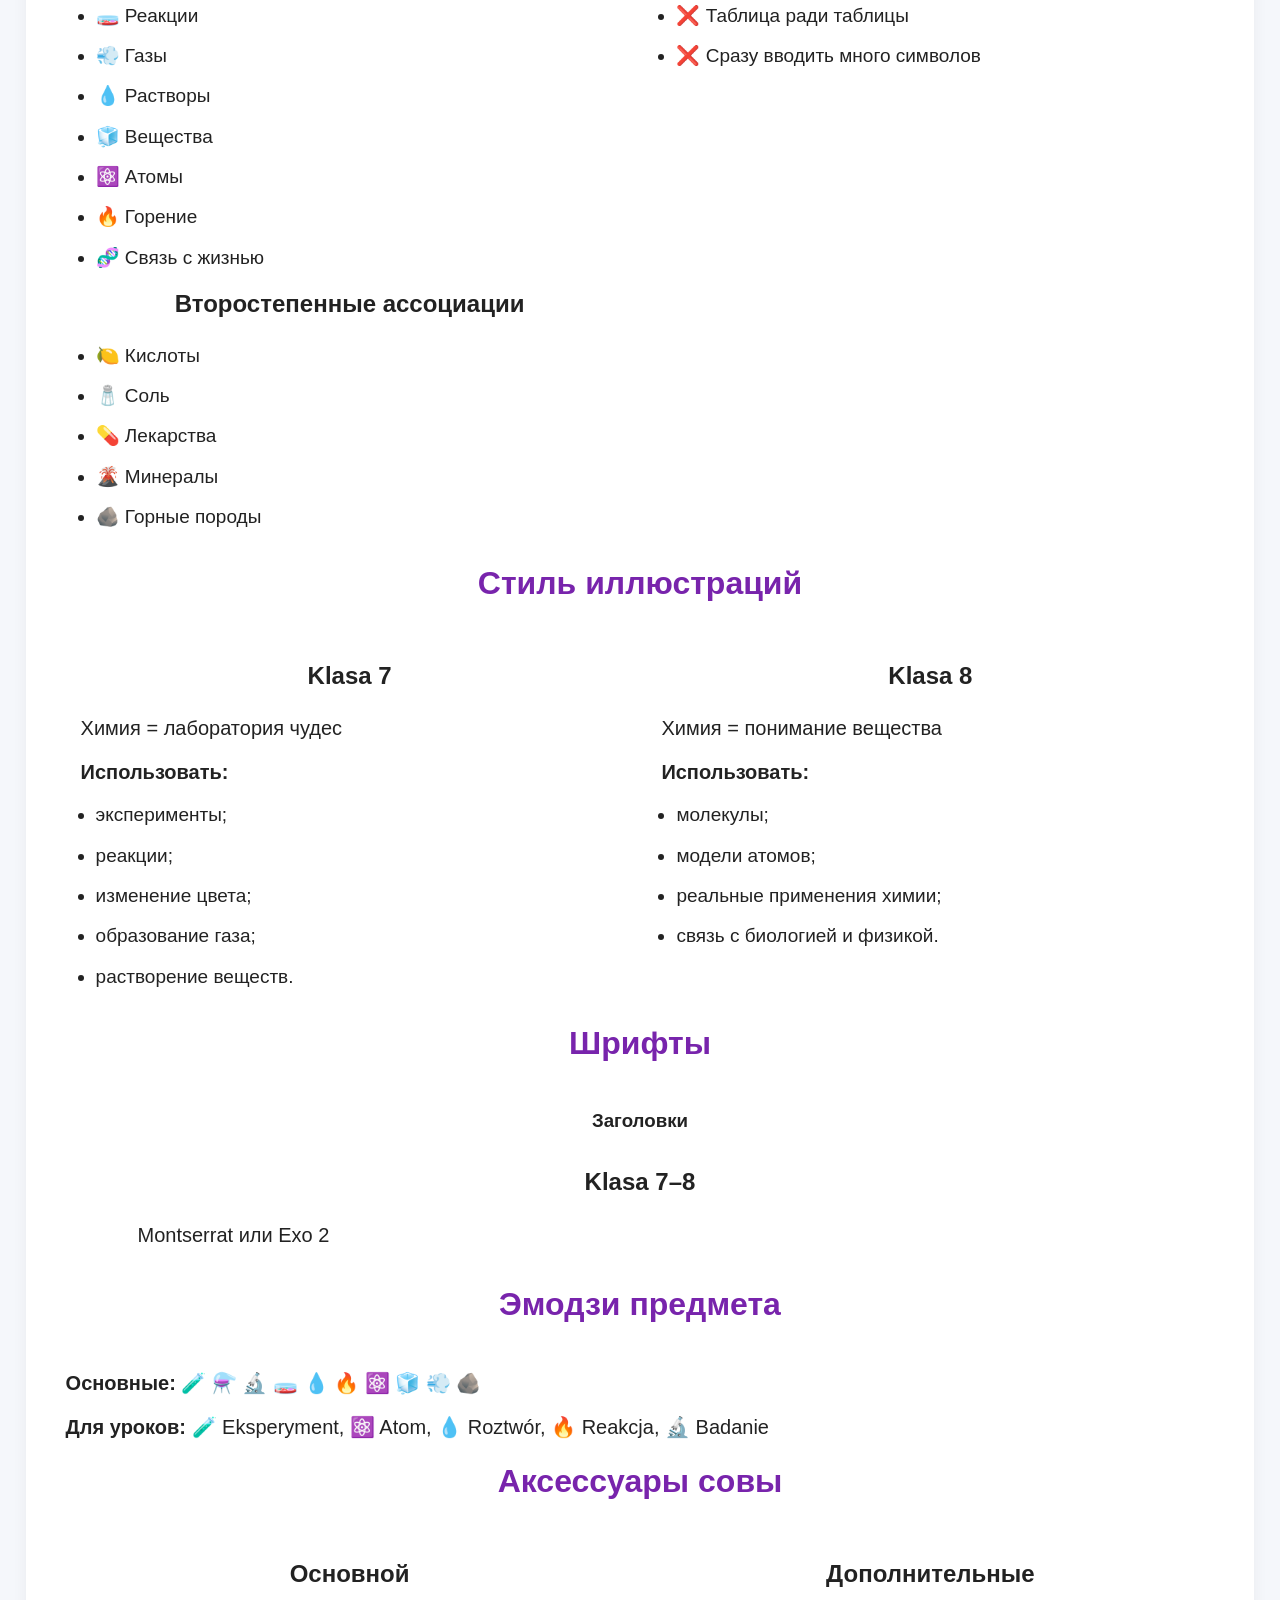
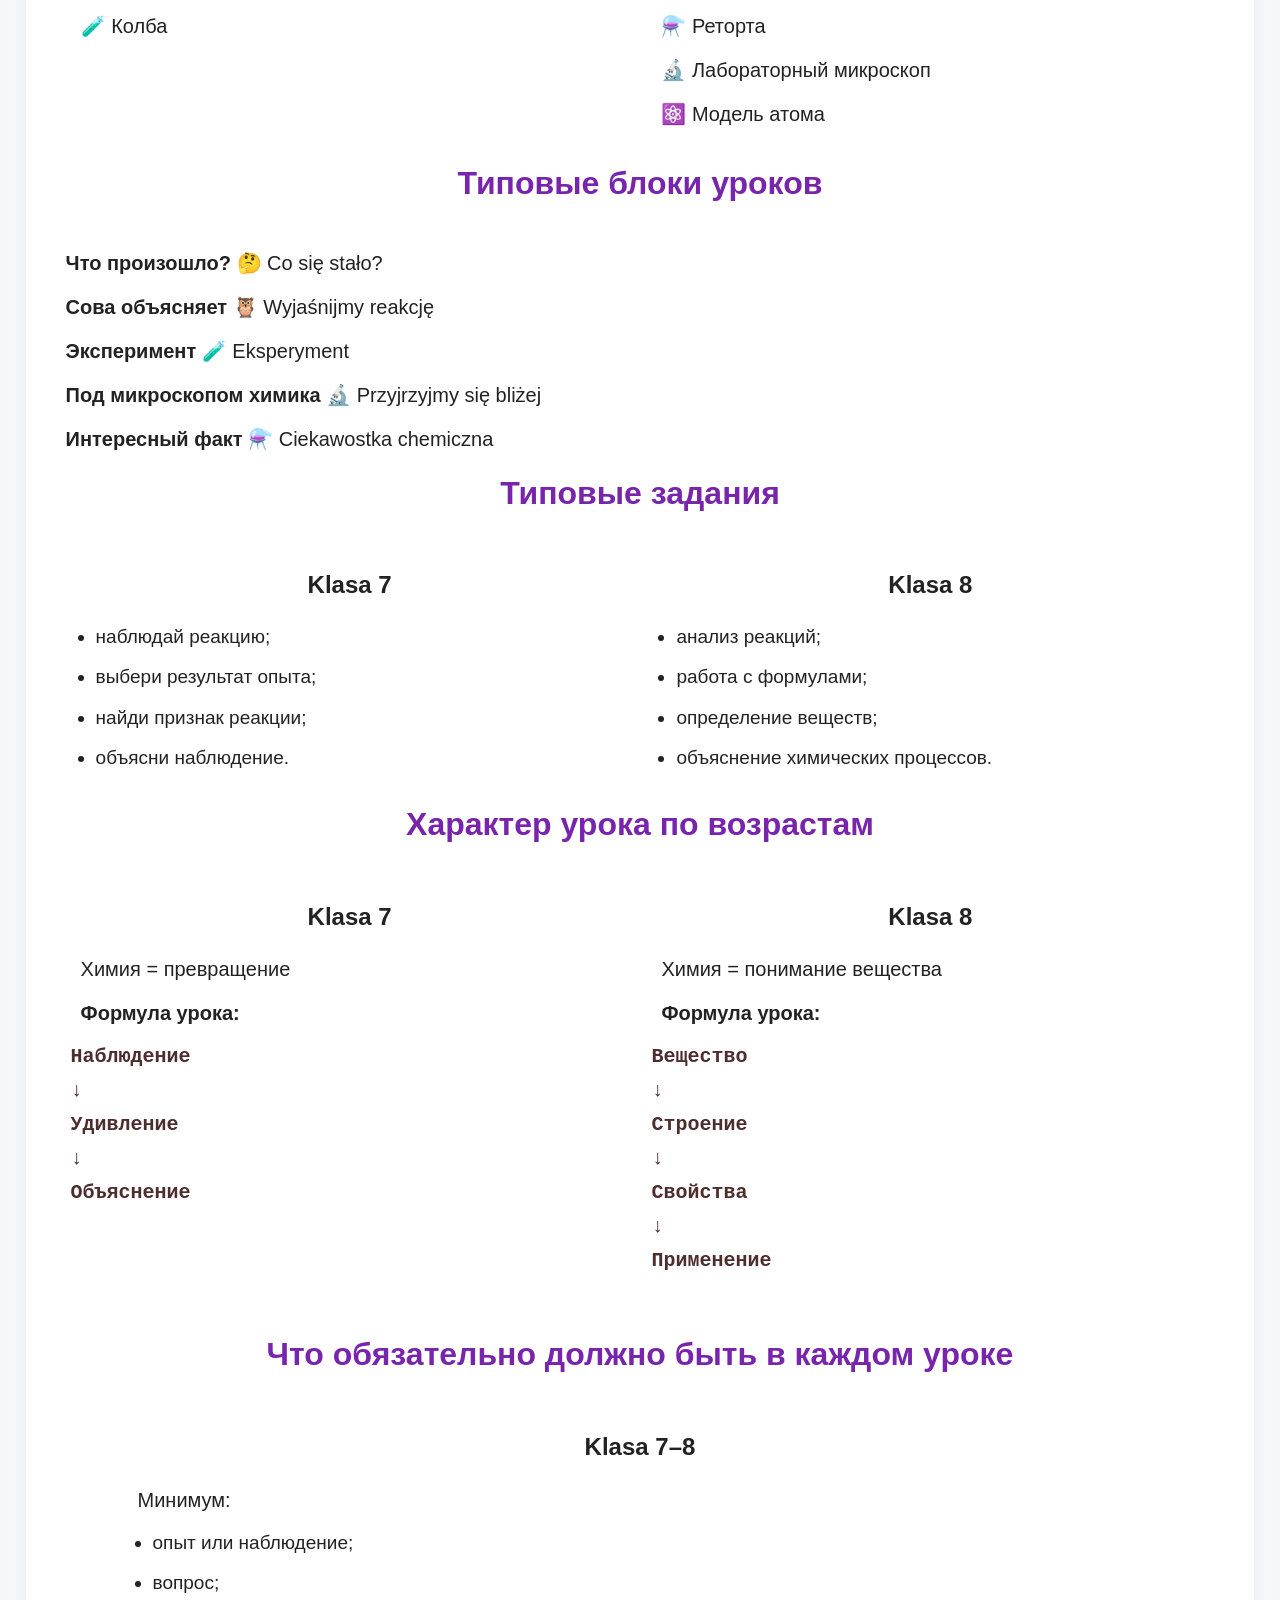
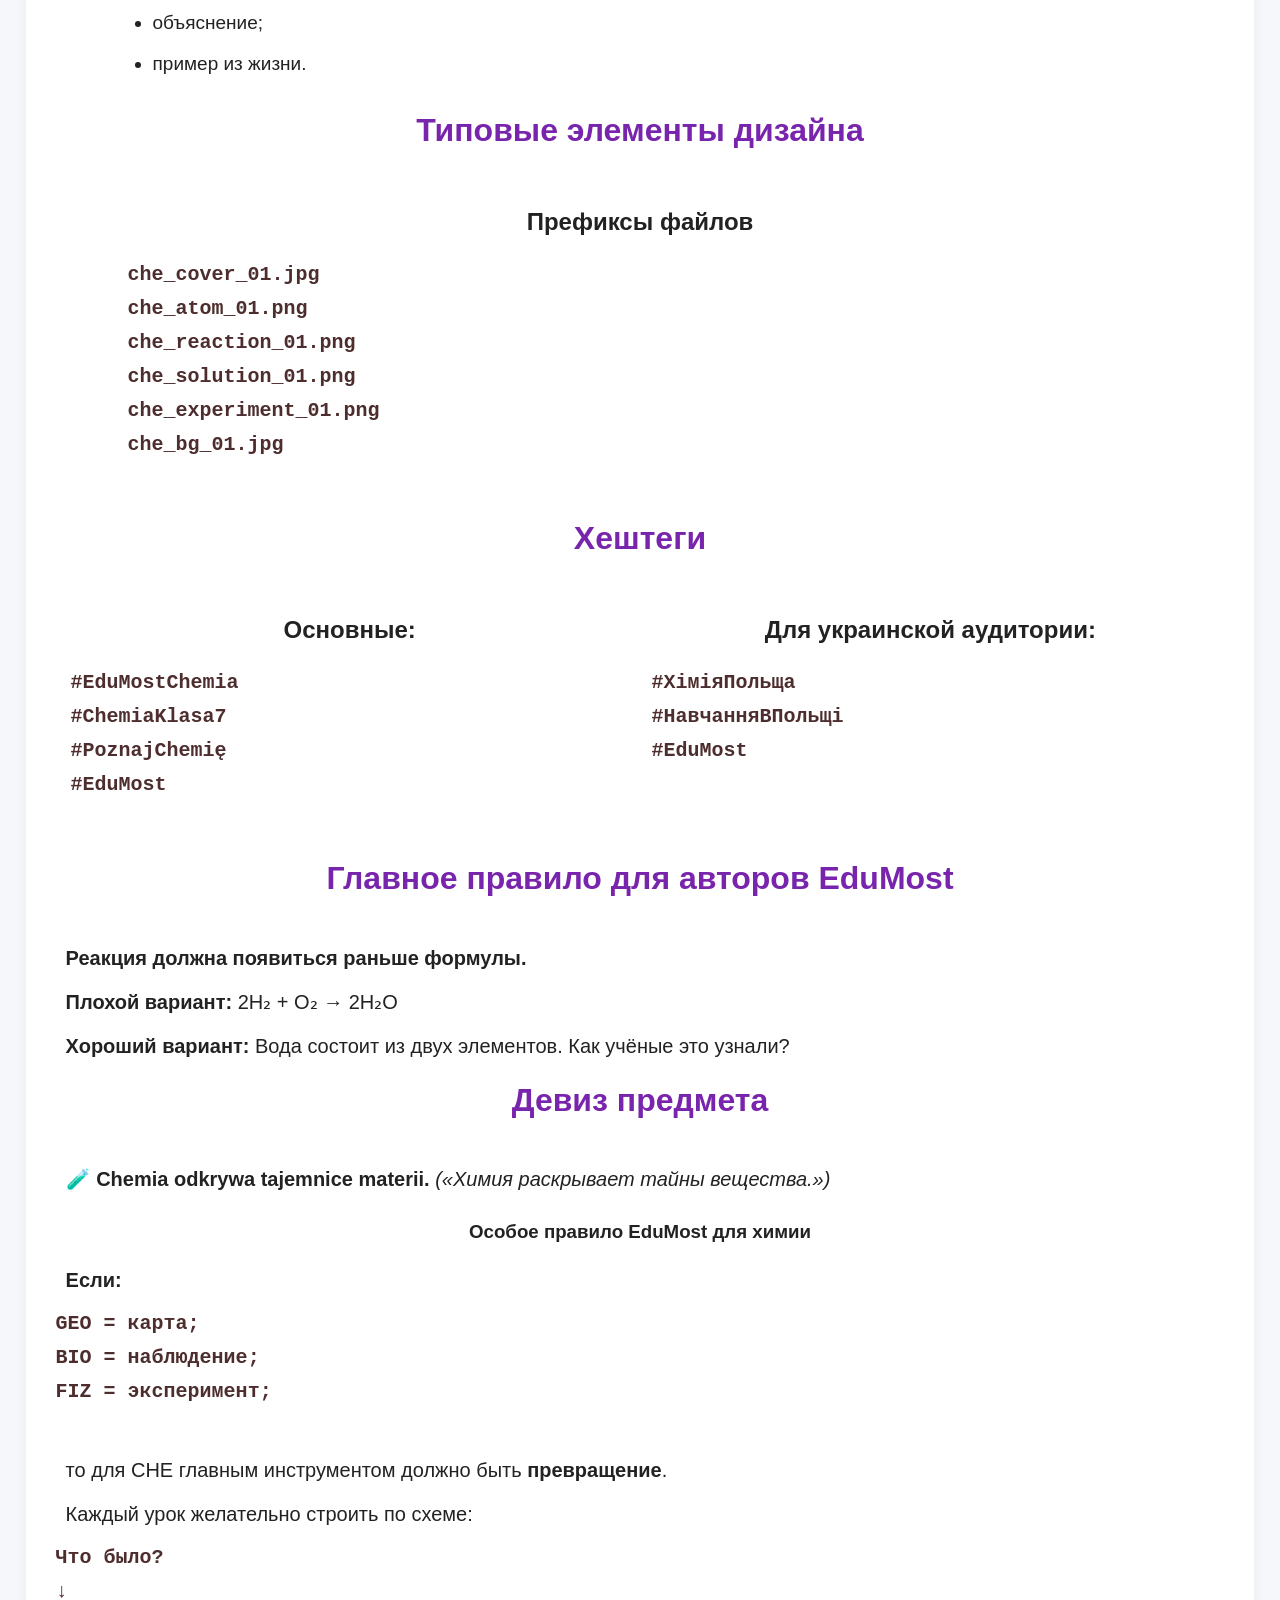
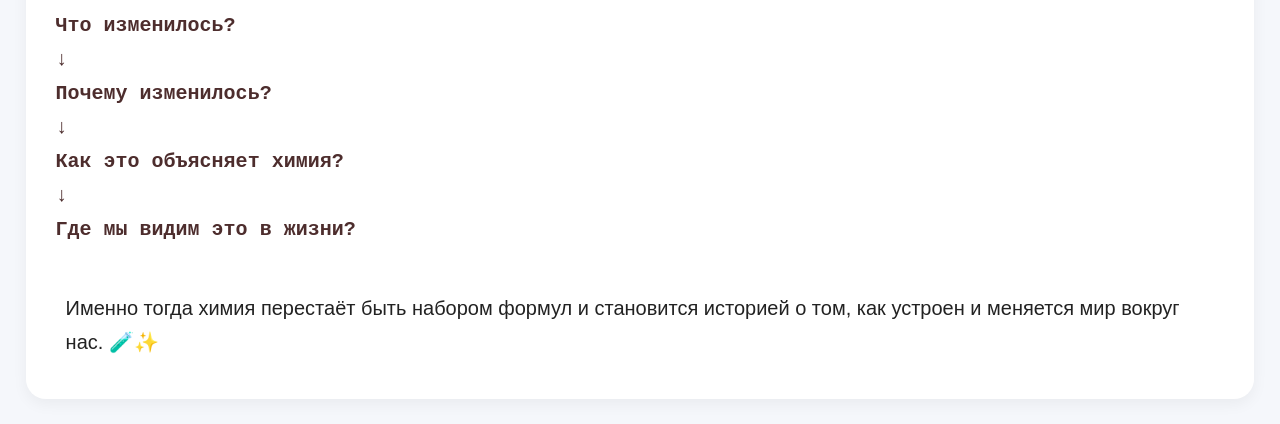
<file: chemia.html>
<!DOCTYPE html>
<html lang="en">

<head>
    <meta charset="UTF-8">
    <meta name="viewport" content="width=device-width, initial-scale=1.0">
    <title>Chemia</title>
    <link rel="stylesheet" href="style.css">
    <link rel="stylesheet" href="stylesEdu~MostCatalog">
</head>

<body>
    <header class="hero">
        <h1 id="pageTitle">
            Гайд EduMost
        </h1>
        <p>Реестр разработки EduMost</p>
    </header>
    <nav class="breadcrumbs">
        <a href="index.html">Головна</a>
        <span>/</span>
        <a id="classLink" href="#"> </a>
    </nav>
    <section>

        <h1>🧪 EDU MOST SUBJECT GUIDE</h1>
        <h2>Chemia (CHE)</h2>

        <h3>Основная информация</h3>
        <table>
            <tr>
                <th>Параметр</th>
                <th>Значение</th>
            </tr>

            <tr>
                <td>Название</td>
                <td>Chemia</td>
            </tr>

            <tr>
                <td>Код</td>
                <td>CHE</td>
            </tr>

            <tr>
                <td>Иконка</td>
                <td>🧪</td>
            </tr>
            <tr>
                <td>Основной цвет</td>
                <td style="color: #00BCD4;">#00BCD4</td>
            </tr>
            <tr>
                <td>Светлый фон</td>
                <td style="color: #E0F7FA;">#E0F7FA</td>
            </tr>
            <tr>
                <td>Цвет кнопок</td>
                <td style="color: #00ACC1;">#00ACC1</td>
            </tr>
            <tr>
                <td>Цвет рамок</td>
                <td style="color: #80DEEA;">#80DEEA</td>
            </tr>
            <tr>
                <td>Цвет словарика</td>
                <td>Голубой</td>
            </tr>
            <tr>
                <td>Аксессуар совы</td>
                <td>🧪 Колба</td>
            </tr>
            <tr>
                <td>Главный вопрос</td>
                <td>Из чего это состоит и как изменяется?</td>
            </tr>
        </table>
        <!-- Классы -->
        <h2>Классы</h2>
        <pre>
Klasa 7
Klasa 8
        </pre>
        <!-- Миссия предмета -->
        <h2>Миссия предмета</h2>
        <p>Химия должна показать ребёнку, что вещества вокруг нас постоянно изменяются.</p>
        <p>После урока ребёнок должен понимать, что химия — это не только лаборатория.</p>
        <p>Химия есть:</p>
        <ul>
            <li>на кухне;</li>
            <li>в организме человека;</li>
            <li>в лекарствах;</li>
            <li>в косметике;</li>
            <li>в природе;</li>
            <li>в промышленности.</li>
        </ul>
        <!-- Характер предмета -->
        <h2>Характер предмета</h2>
        <p><b>Главная эмоция</b> 🧪 «Ничего себе, это тоже химия!»</p>

        <div class="flex">
            <div>
                <p><b>Не:</b></p>
                <pre>
Выучи формулу вещества.
                </pre>
            </div>
            <div>
                <p><b>А:</b></p>
                <pre>
Почему железо ржавеет?
Почему сода пенится с уксусом?
Почему горит свеча?
                </pre>
            </div>
        </div>
        <!-- Характер предмета -->
        <h2>Характер предмета</h2>
        <p>Химия в EduMost:</p>
        <ul>
            <li>эксперименты;</li>
            <li>превращения;</li>
            <li>открытия;</li>
            <li>расследование процессов;</li>
            <li>понимание состава веществ.</li>
        </ul>
        <!-- Главные вопросы предмета -->
        <h2>Главные вопросы предмета</h2>
        <p>Каждый урок должен отвечать минимум на один вопрос:</p>
        <ul>
            <li>Из чего это состоит?</li>
            <li>Что произошло?</li>
            <li>Почему произошло?</li>
            <li>Что изменилось?</li>
            <li>Где это встречается в жизни?</li>
        </ul>
        <!-- Стиль оформления -->
        <h2>Стиль оформления</h2>
        <div class="flex">
            <div>
                <h3>Основные ассоциации</h3>
                <ul>
                    <li>🧪 Колбы</li>
                    <li>⚗️ Лаборатория</li>
                    <li>🔬 Исследования</li>
                    <li>🧫 Реакции</li>
                    <li>💨 Газы</li>
                    <li>💧 Растворы</li>
                    <li>🧊 Вещества</li>
                    <li>⚛️ Атомы</li>
                    <li>🔥 Горение</li>
                    <li>🧬 Связь с жизнью</li>
                </ul>
                <h4>Второстепенные ассоциации</h4>
                <ul>
                    <li>🍋 Кислоты</li>
                    <li>🧂 Соль</li>
                    <li>💊 Лекарства</li>
                    <li>🌋 Минералы</li>
                    <li>🪨 Горные породы</li>
                </ul>
            </div>
            <div>
                <h3>Что запрещено</h3>
                <ul>
                    <li>❌ Начинать урок с химической формулы</li>
                    <li>❌ Начинать урок с определения</li>
                    <li>❌ Заучивание реакций без понимания</li>
                    <li>❌ Таблица ради таблицы</li>
                    <li>❌ Сразу вводить много символов</li>
                </ul>
            </div>
        </div>

        <!-- Стиль иллюстраций -->
        <h2>Стиль иллюстраций</h2>
        <div class="flex">
            <div>
                <h4>Klasa 7</h4>
                <p>Химия = лаборатория чудес</p>
                <p><b>Использовать:</b></p>
                <ul>
                    <li>эксперименты;</li>
                    <li>реакции;</li>
                    <li>изменение цвета;</li>
                    <li>образование газа;</li>
                    <li>растворение веществ.</li>
                </ul>
            </div>
            <div>
                <h4>Klasa 8</h4>
                <p>Химия = понимание вещества</p>
                <p><b>Использовать:</b></p>
                <ul>
                    <li>молекулы;</li>
                    <li>модели атомов;</li>
                    <li>реальные применения химии;</li>
                    <li>связь с биологией и физикой.</li>
                </ul>
            </div>
        </div>
        <!-- Шрифты  -->
        <h2>Шрифты</h2>
        <h3>Заголовки</h3>
        <div class="flex">
            <div>
                <h4>Klasa 7–8</h4>
                <p>Montserrat или Exo 2</p>
            </div>
        </div>
        <!-- Эмодзи предмета -->
        <h2>Эмодзи предмета</h2>
        <p><b>Основные:</b> 🧪 ⚗️ 🔬 🧫 💧 🔥 ⚛️ 🧊 💨 🪨</p>
        <p><b>Для уроков:</b> 🧪 Eksperyment, ⚛️ Atom, 💧 Roztwór, 🔥 Reakcja, 🔬 Badanie</p>
        <!-- Аксессуары совы -->
        <h2>Аксессуары совы</h2>
        <div class="flex">
            <div>
                <h4>Основной</h4>
                <p>🧪 Колба</p>
            </div>
            <div>
                <h4>Дополнительные</h4>
                <p>⚗️ Реторта</p>
                <p>🔬 Лабораторный микроскоп</p>
                <p>⚛️ Модель атома</p>
            </div>
        </div>
        <!-- Типовые блоки уроков -->
        <h2>Типовые блоки уроков</h2>
        <p><b>Что произошло?</b> 🤔 Co się stało?</p>
        <p><b>Сова объясняет</b> 🦉 Wyjaśnijmy reakcję</p>
        <p><b>Эксперимент</b> 🧪 Eksperyment</p>
        <p><b>Под микроскопом химика</b> 🔬 Przyjrzyjmy się bliżej</p>
        <p><b>Интересный факт</b> ⚗️ Ciekawostka chemiczna</p>
        <!-- Типовые задания -->
        <h2>Типовые задания</h2>

        <div class="flex">
            <div>
                <h4>Klasa 7</h4>
                <ul>
                    <li>наблюдай реакцию;</li>
                    <li>выбери результат опыта;</li>
                    <li>найди признак реакции;</li>
                    <li>объясни наблюдение.</li>
                </ul>
            </div>
            <div>
                <h4>Klasa 8</h4>
                <ul>
                    <li>анализ реакций;</li>
                    <li>работа с формулами;</li>
                    <li>определение веществ;</li>
                    <li>объяснение химических процессов.</li>
                </ul>
            </div>
        </div>
        <!-- Характер урока по возрастам -->
        <h2>Характер урока по возрастам</h2>
        <div class="flex">

            <div>
                <h4>Klasa 7</h4>
                <p>Химия = превращение</p>
                <p><b>Формула урока:</b></p>
                <pre>
Наблюдение
↓
Удивление
↓
Объяснение
                </pre>

            </div>
            <div>
                <h4>Klasa 8</h4>
                <p>Химия = понимание вещества</p>
                <p><b>Формула урока:</b></p>
                <pre>
Вещество
↓
Строение
↓
Свойства
↓
Применение
                </pre>
            </div>
        </div>

        <!-- Что обязательно должно быть в уроках -->
        <h2>Что обязательно должно быть в каждом уроке</h2>
        <div class="flex">

            <div>
                <h4>Klasa 7–8</h4>
                <p>Минимум:</p>
                <ul>
                    <li>опыт или наблюдение;</li>
                    <li>вопрос;</li>
                    <li>объяснение;</li>
                    <li>пример из жизни.</li>
                </ul>
            </div>
        </div>
        <!-- Типовые элементы дизайна -->
        <h2>Типовые элементы дизайна</h2>
        <div class="flex">
            <div>
                <h4>Префиксы файлов</h4>
                <pre>
che_cover_01.jpg
che_atom_01.png
che_reaction_01.png
che_solution_01.png
che_experiment_01.png
che_bg_01.jpg
                </pre>
            </div>
        </div>
        <!-- Хештеги -->
        <h2>Хештеги</h2>
        <div class="flex">
            <div>
                <h4>Основные:</h4>
                <pre>
#EduMostChemia
#ChemiaKlasa7
#PoznajChemię
#EduMost
                </pre>
            </div>
            <div>
                <h4>Для украинской аудитории:</h4>
                <pre>
#ХіміяПольща
#НавчанняВПольщі
#EduMost
                </pre>
            </div>
        </div>
        <!-- Главное правило для авторов EduMost -->
        <h2>Главное правило для авторов EduMost</h2>
        <p><b>Реакция должна появиться раньше формулы.</b></p>
        <p><b>Плохой вариант:</b> 2H₂ + O₂ → 2H₂O</p>
        <p><b>Хороший вариант:</b> Вода состоит из двух элементов. Как учёные это узнали?</p>
        <!-- Девиз предмета -->
        <h2>Девиз предмета</h2>
        <p><b> 🧪 Chemia odkrywa tajemnice materii.</b> <em>(«Химия раскрывает тайны вещества.»)</em></p>
        <h3>Особое правило EduMost для химии</h3>
        <p><b>Если:</b></p>
        <pre>
GEO = карта;
BIO = наблюдение;
FIZ = эксперимент;
        </pre>
        <p>то для CHE главным инструментом должно быть <b>превращение</b>.</p>
        <p>Каждый урок желательно строить по схеме:</p>
        <pre>
Что было?
↓
Что изменилось?
↓
Почему изменилось?
↓
Как это объясняет химия?
↓
Где мы видим это в жизни?
        </pre>
        <p>Именно тогда химия перестаёт быть набором формул и становится историей о том, как устроен и меняется мир вокруг нас. 🧪✨</p>
    </section>
</body>

</html>
</file>
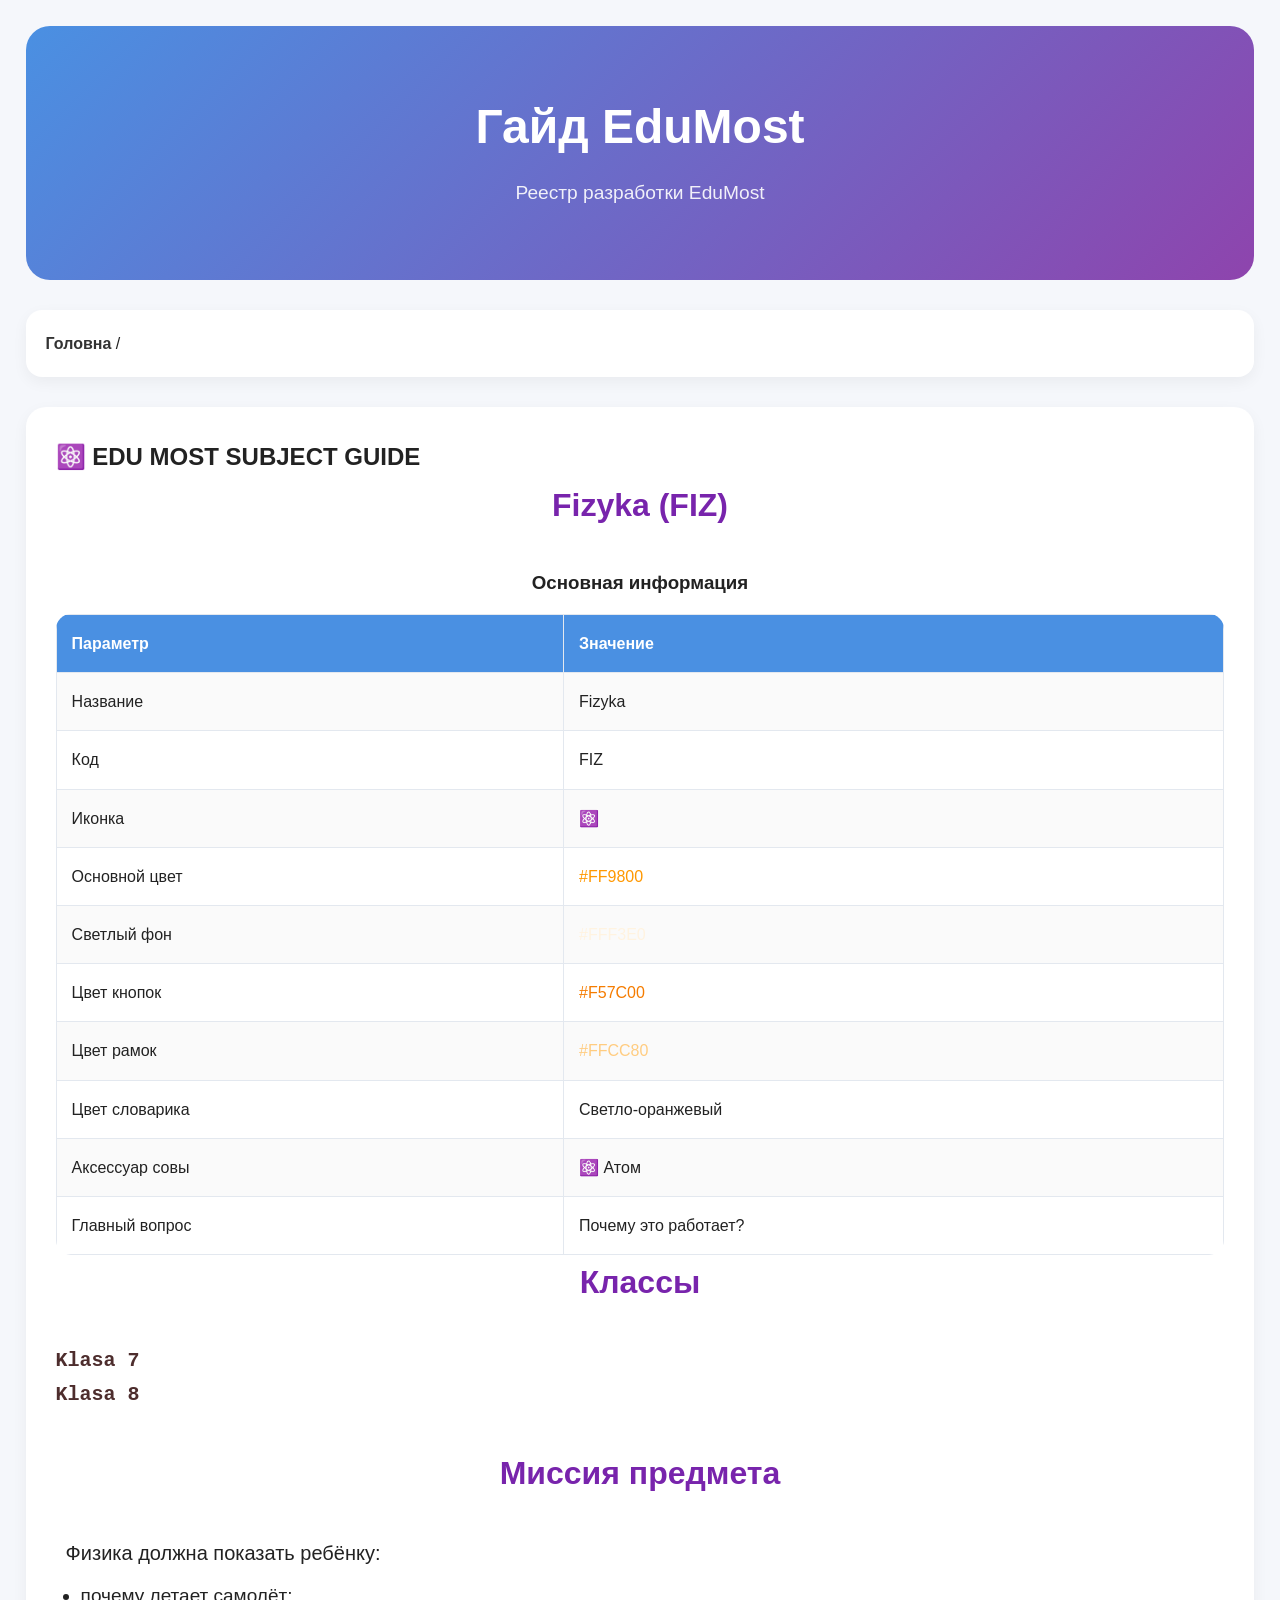
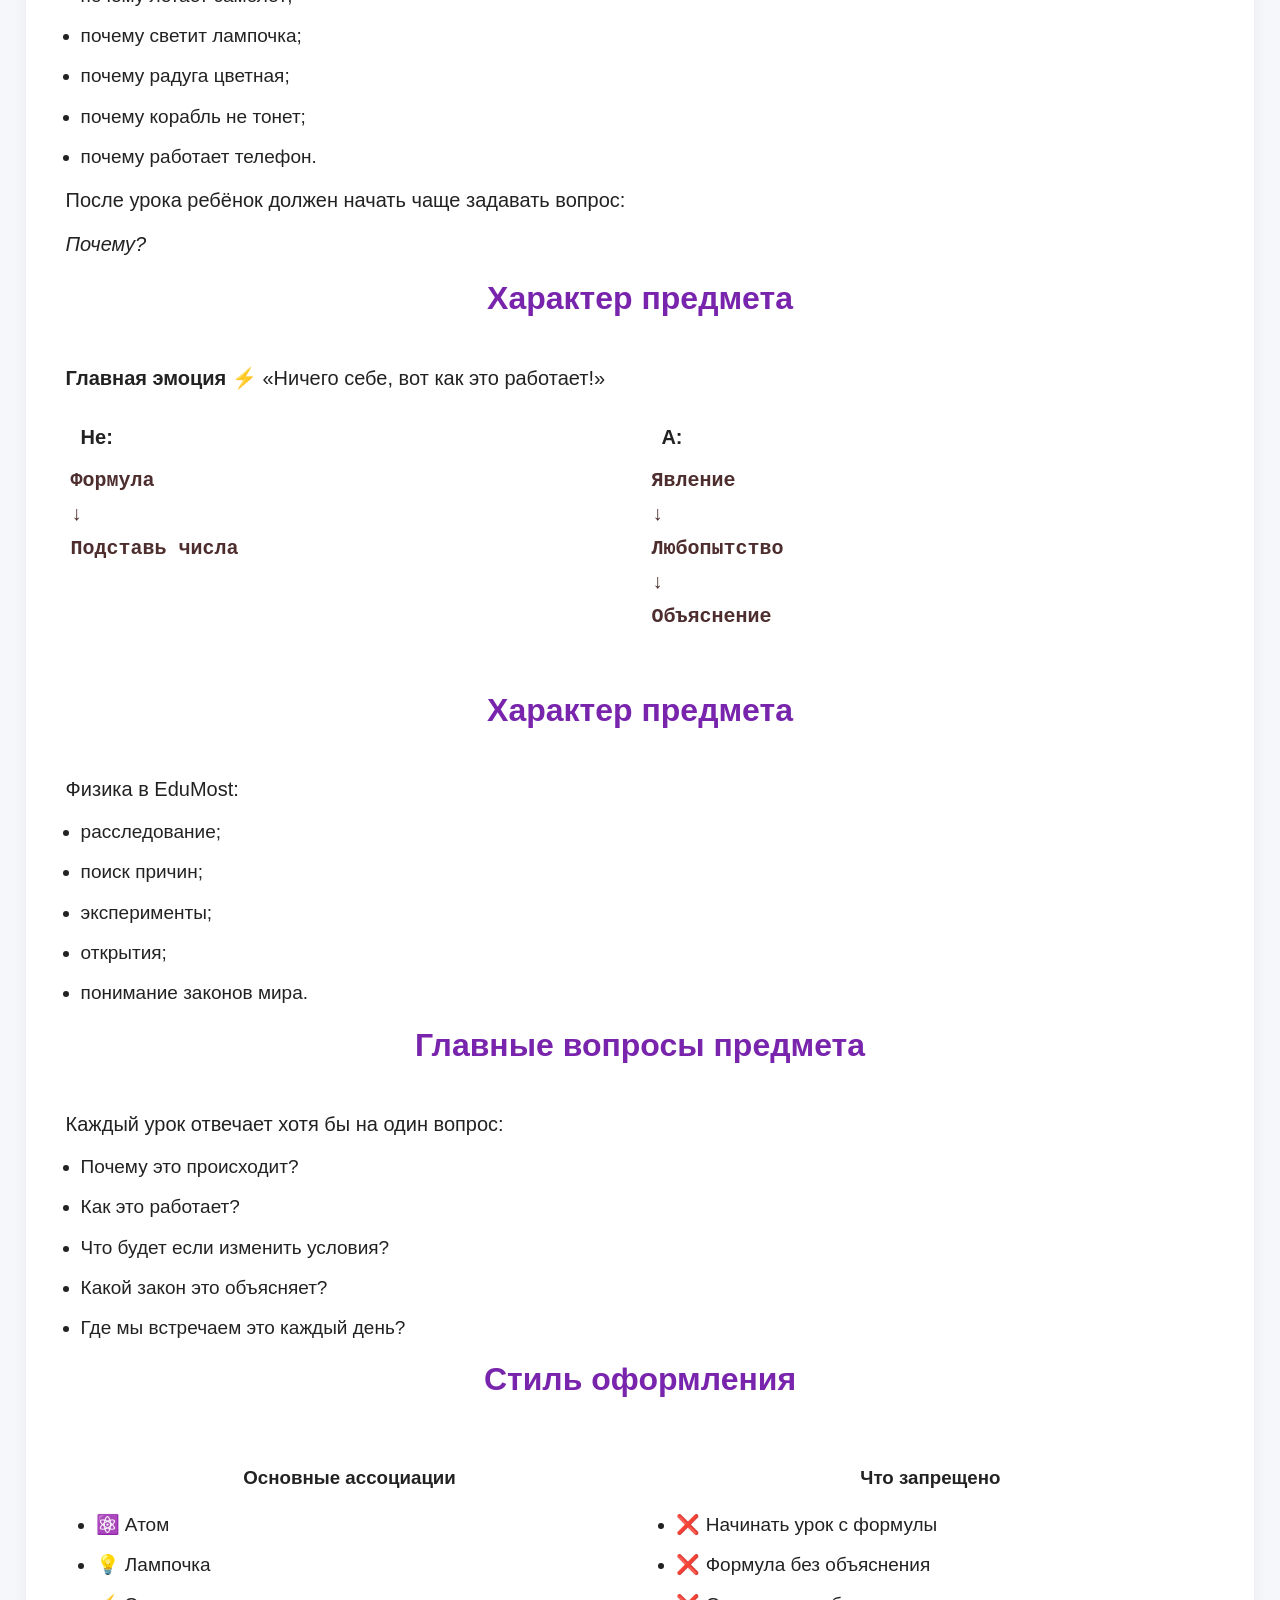
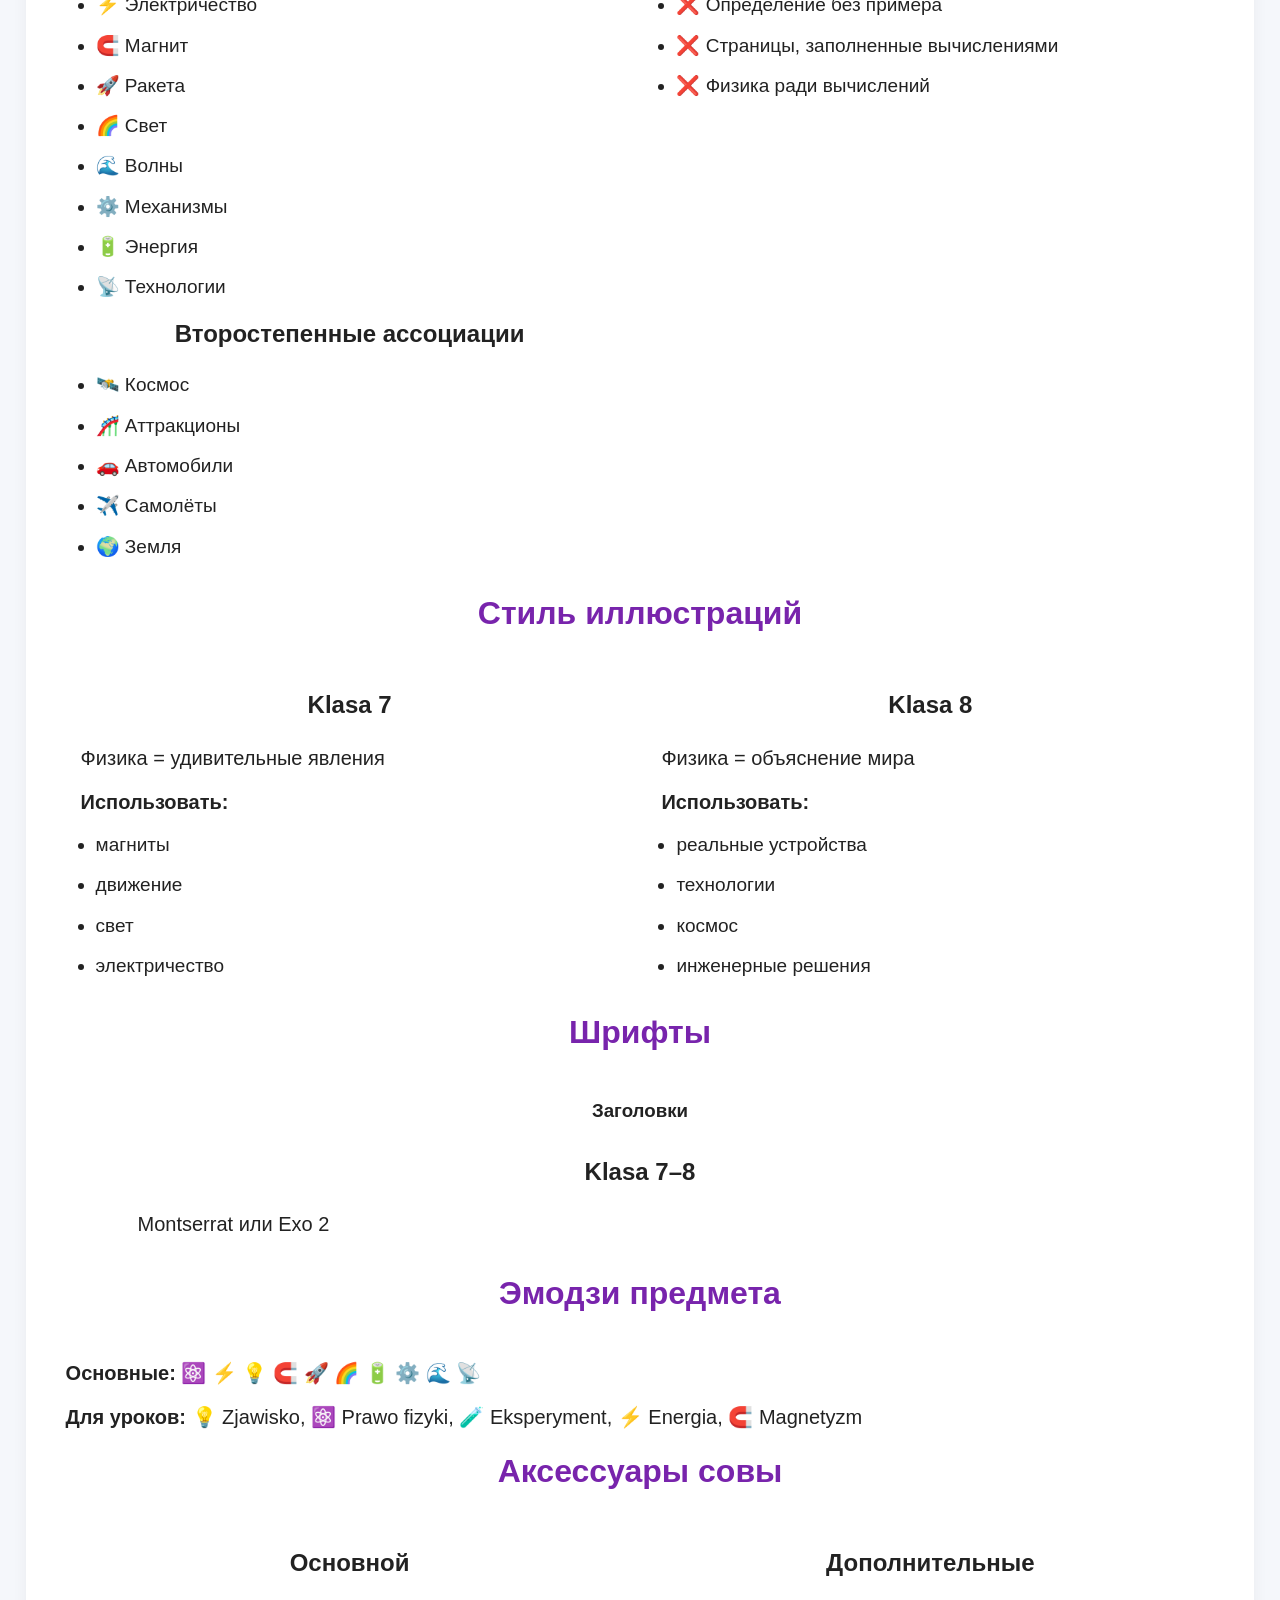
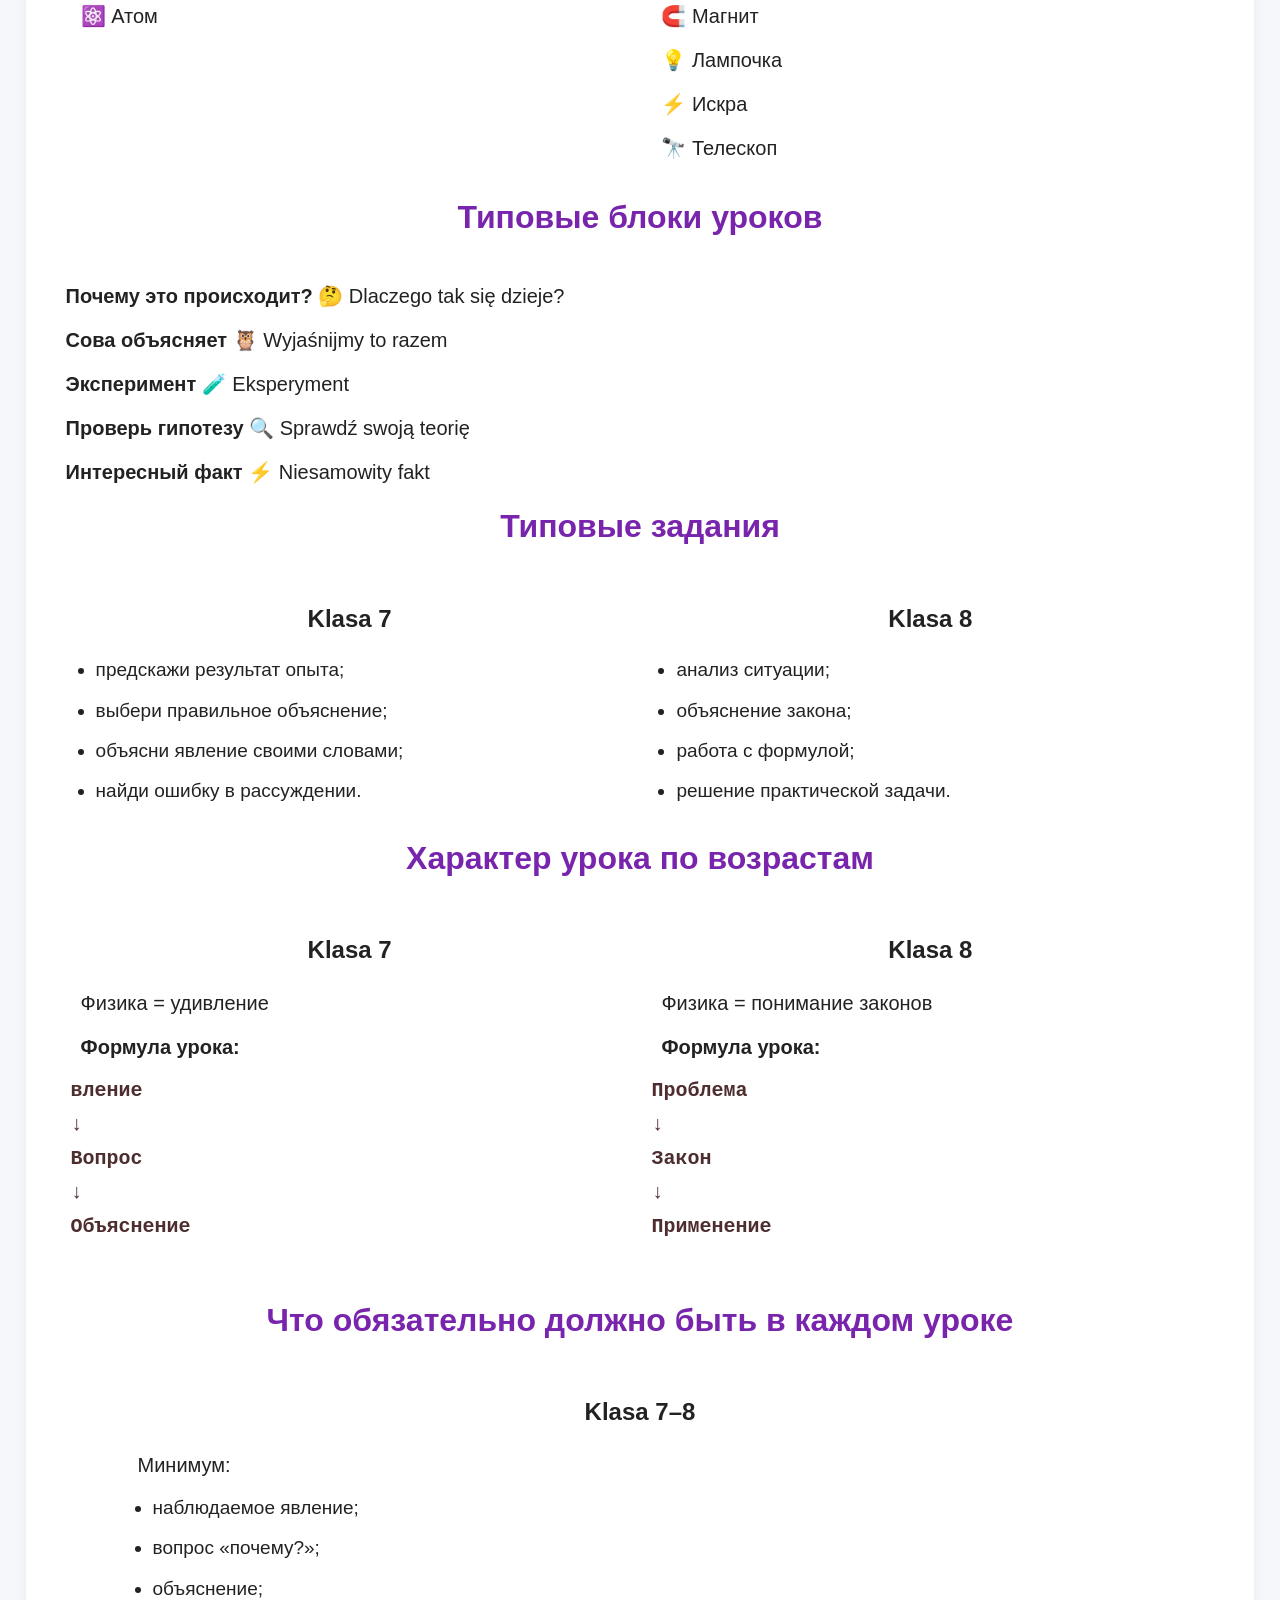
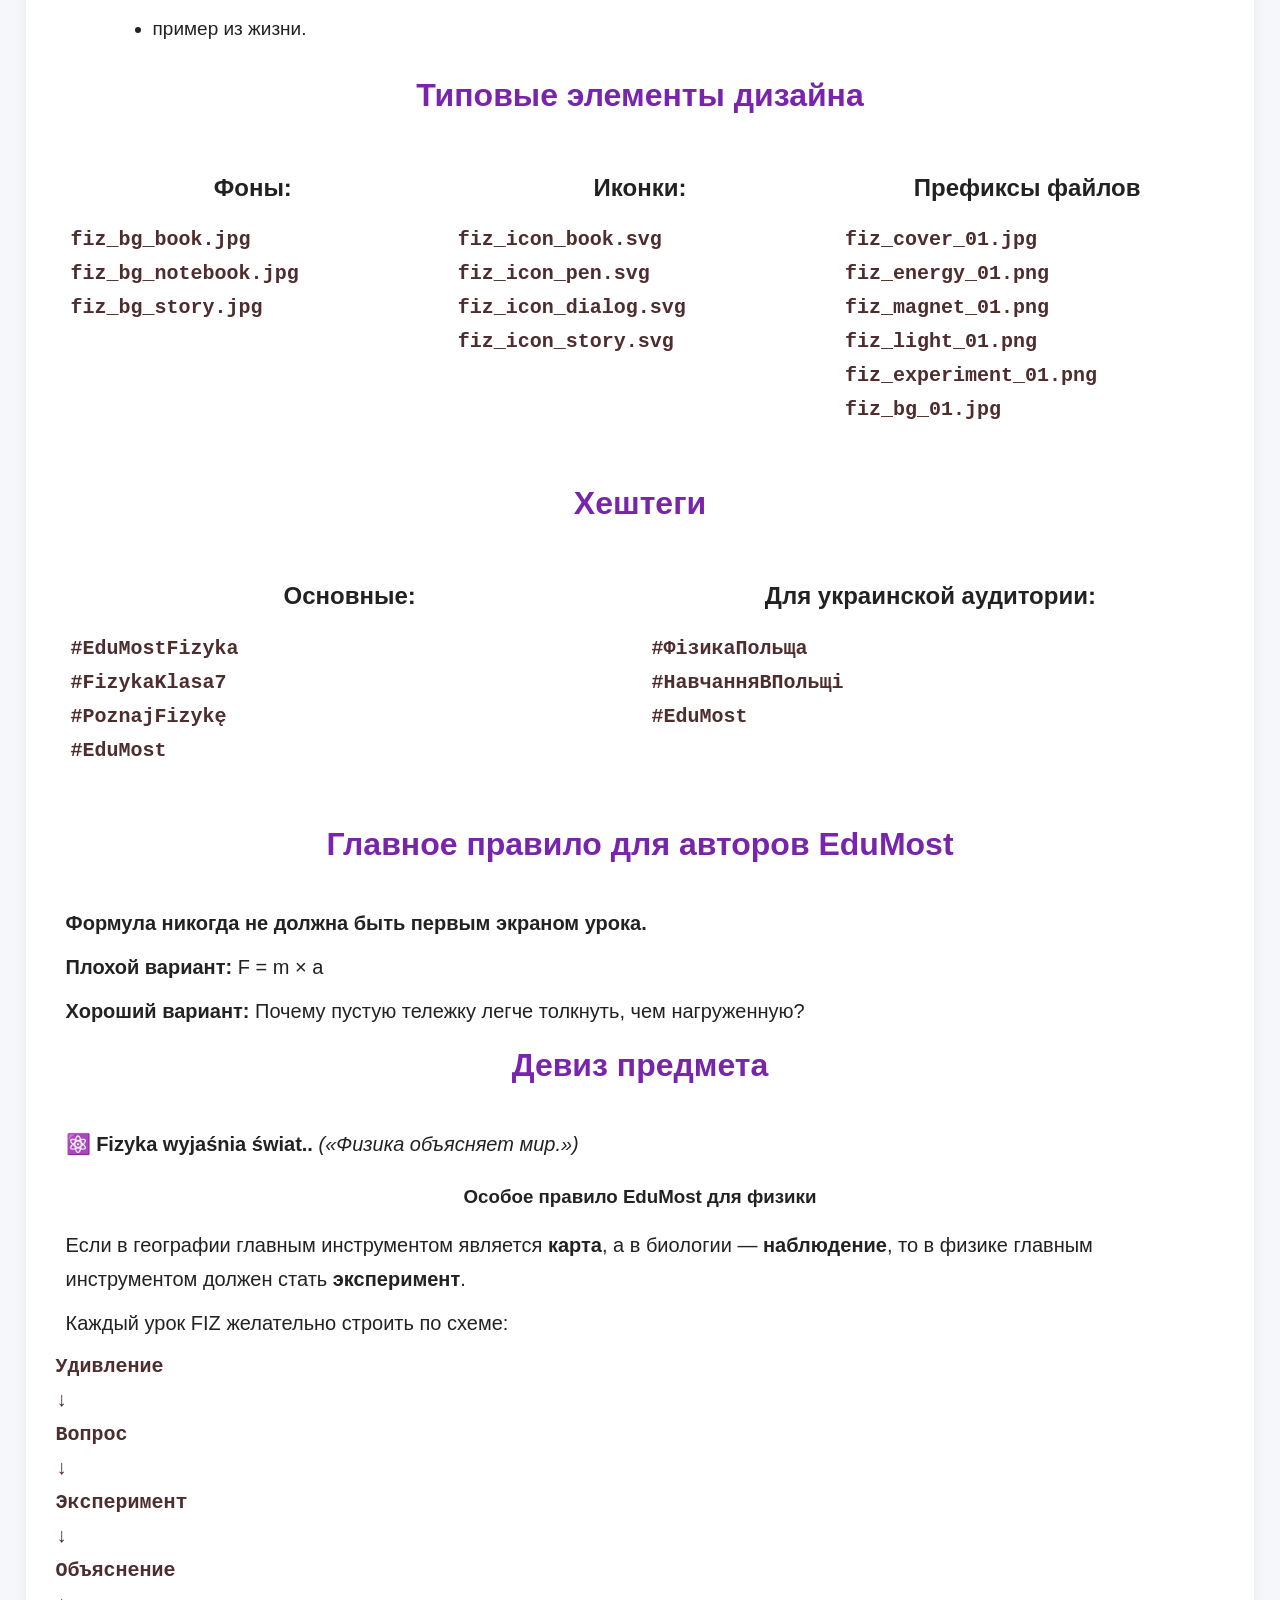
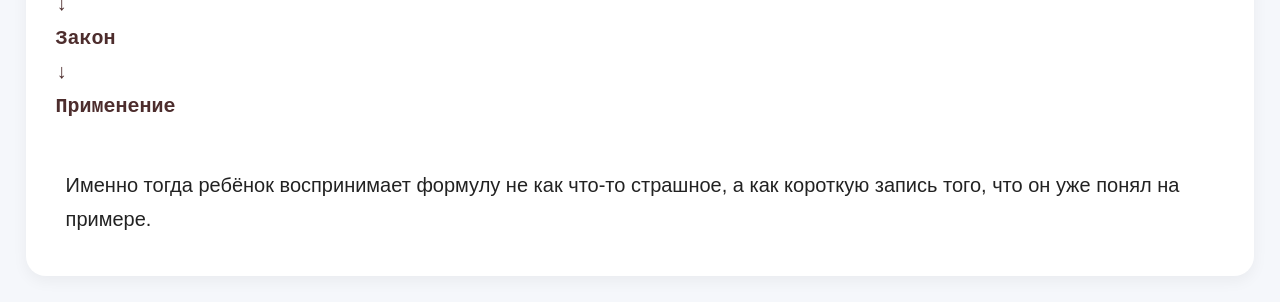
<file: fizyka.html>
<!DOCTYPE html>
<html lang="en">

<head>
    <meta charset="UTF-8">
    <meta name="viewport" content="width=device-width, initial-scale=1.0">
    <title>Fizyka</title>
    <link rel="stylesheet" href="style.css">
    <link rel="stylesheet" href="stylesEdu~MostCatalog">
</head>

<body>
    <header class="hero">
        <h1 id="pageTitle">
            Гайд EduMost
        </h1>
        <p>Реестр разработки EduMost</p>
    </header>
    <nav class="breadcrumbs">
        <a href="index.html">Головна</a>
        <span>/</span>
        <a id="classLink" href="#"> </a>
    </nav>
    <section>
        
        <h1>⚛️ EDU MOST SUBJECT GUIDE</h1>
        <h2>Fizyka (FIZ)</h2>

        <h3>Основная информация</h3>
        <table>
            <tr>
                <th>Параметр</th>
                <th>Значение</th>
            </tr>

            <tr>
                <td>Название</td>
                <td>Fizyka</td>
            </tr>

            <tr>
                <td>Код</td>
                <td>FIZ</td>
            </tr>

            <tr>
                <td>Иконка</td>
                <td>⚛️</td>
            </tr>
            <tr>
                <td>Основной цвет</td>
                <td style="color: #FF9800;">#FF9800</td>
            </tr>
            <tr>
                <td>Светлый фон</td>
                <td style="color: #FFF3E0;">#FFF3E0</td>
            </tr>
            <tr>
                <td>Цвет кнопок</td>
                <td style="color: #F57C00;">#F57C00</td>
            </tr>
            <tr>
                <td>Цвет рамок</td>
                <td style="color: #FFCC80;">#FFCC80</td>
            </tr>
            <tr>
                <td>Цвет словарика</td>
                <td>Светло-оранжевый</td>
            </tr>
            <tr>
                <td>Аксессуар совы</td>
                <td>⚛️ Атом</td>
            </tr>
            <tr>
                <td>Главный вопрос</td>
                <td>Почему это работает?</td>
            </tr>
        </table>
        <!-- Классы -->
        <h2>Классы</h2>
        <pre>
Klasa 7
Klasa 8
        </pre>
        <!-- Миссия предмета -->
        <h2>Миссия предмета</h2>
        <p>Физика должна показать ребёнку:</p>
        <ul>
            <li>почему летает самолёт;</li>
            <li>почему светит лампочка;</li>
            <li>почему радуга цветная;</li>
            <li>почему корабль не тонет;</li>
            <li>почему работает телефон.</li>
        </ul>
        <p>После урока ребёнок должен начать чаще задавать вопрос:</p>
        <p><em>Почему?</em></p>
        <!-- Характер предмета -->
        <h2>Характер предмета</h2>
        <p><b>Главная эмоция</b> ⚡ «Ничего себе, вот как это работает!»</p>

        <div class="flex">
            <div>
                <p><b>Не:</b></p>
                <pre>
Формула
↓
Подставь числа
                </pre>
            </div>
            <div>
                <p><b>А:</b></p>
                <pre>
Явление
↓
Любопытство
↓
Объяснение
                </pre>
            </div>
        </div>
        <!-- Характер предмета -->
        <h2>Характер предмета</h2>
        <p>Физика в EduMost:</p>
        <ul>
            <li>расследование;</li>
            <li>поиск причин;</li>
            <li>эксперименты;</li>
            <li>открытия;</li>
            <li>понимание законов мира.</li>
        </ul>
        <!-- Главные вопросы предмета -->
        <h2>Главные вопросы предмета</h2>
        <p>Каждый урок отвечает хотя бы на один вопрос:</p>
        <ul>
            <li>Почему это происходит?</li>
            <li>Как это работает?</li>
            <li>Что будет если изменить условия?</li>
            <li>Какой закон это объясняет?</li>
            <li>Где мы встречаем это каждый день?</li>
        </ul>
        <!-- Стиль оформления -->
        <h2>Стиль оформления</h2>
        <div class="flex">
            <div>
                <h3>Основные ассоциации</h3>
                <ul>
                    <li>⚛️ Атом</li>
                    <li>💡 Лампочка</li>
                    <li>⚡ Электричество</li>
                    <li>🧲 Магнит</li>
                    <li>🚀 Ракета</li>
                    <li>🌈 Свет</li>
                    <li>🌊 Волны</li>
                    <li>⚙️ Механизмы</li>
                    <li>🔋 Энергия</li>
                    <li>📡 Технологии</li>
                </ul>
                <h4>Второстепенные ассоциации</h4>
                <ul>
                    <li>🛰️ Космос</li>
                    <li>🎢 Аттракционы</li>
                    <li>🚗 Автомобили</li>
                    <li>✈️ Самолёты</li>
                    <li>🌍 Земля</li>
                </ul>
            </div>
            <div>
                <h3>Что запрещено</h3>
                <ul>
                    <li>❌ Начинать урок с формулы</li>
                    <li>❌ Формула без объяснения</li>
                    <li>❌ Определение без примера</li>
                    <li>❌ Страницы, заполненные вычислениями</li>
                    <li>❌ Физика ради вычислений</li>
                </ul>
            </div>
        </div>

        <!-- Стиль иллюстраций -->
        <h2>Стиль иллюстраций</h2>
        <div class="flex">
            <div>
                <h4>Klasa 7</h4>
                <p>Физика = удивительные явления</p>
                <p><b>Использовать:</b></p>
                <ul>
                    <li>магниты</li>
                    <li>движение</li>
                    <li>свет</li>
                    <li>электричество</li>
                </ul>
            </div>
            <div>
                <h4>Klasa 8</h4>
                <p>Физика = объяснение мира</p>
                <p><b>Использовать:</b></p>
                <ul>
                    <li>реальные устройства</li>
                    <li>технологии</li>
                    <li>космос</li>
                    <li>инженерные решения</li>
                </ul>
            </div>
        </div>
        <!-- Шрифты  -->
        <h2>Шрифты</h2>
        <h3>Заголовки</h3>
        <div class="flex">
            <div>
                <h4>Klasa 7–8</h4>
                <p>Montserrat или Exo 2</p>
            </div>
        </div>
        <!-- Эмодзи предмета -->
        <h2>Эмодзи предмета</h2>
        <p><b>Основные:</b> ⚛️ ⚡ 💡 🧲 🚀 🌈 🔋 ⚙️ 🌊 📡</p>
        <p><b>Для уроков:</b> 💡 Zjawisko, ⚛️ Prawo fizyki, 🧪 Eksperyment, ⚡ Energia, 🧲 Magnetyzm</p>
        <!-- Аксессуары совы -->
        <h2>Аксессуары совы</h2>
        <div class="flex">
            <div>
                <h4>Основной</h4>
                <p>⚛️ Атом</p>
            </div>
            <div>
                <h4>Дополнительные</h4>
                <p>🧲 Магнит</p>
                <p>💡 Лампочка</p>
                <p>⚡ Искра</p>
                <p>🔭 Телескоп</p>
            </div>
        </div>
        <!-- Типовые блоки уроков -->
        <h2>Типовые блоки уроков</h2>
        <p><b>Почему это происходит?</b> 🤔 Dlaczego tak się dzieje?</p>
        <p><b>Сова объясняет</b>  🦉 Wyjaśnijmy to razem</p>
        <p><b>Эксперимент</b> 🧪 Eksperyment</p>
        <p><b>Проверь гипотезу</b> 🔍 Sprawdź swoją teorię</p>
        <p><b>Интересный факт</b> ⚡ Niesamowity fakt</p>
        <!-- Типовые задания -->
        <h2>Типовые задания</h2>
        
        <div class="flex">
            <div>
                <h4>Klasa 7</h4>
                <ul>
                    <li>предскажи результат опыта;</li>
                    <li>выбери правильное объяснение;</li>
                    <li>объясни явление своими словами;</li>
                    <li>найди ошибку в рассуждении.</li>
                </ul>
            </div>
            <div>
                <h4>Klasa 8</h4>
                <ul>
                    <li>анализ ситуации;</li>
                    <li>объяснение закона;</li>
                    <li>работа с формулой;</li>
                    <li>решение практической задачи.</li>
                </ul>
            </div>
        </div>
        <!-- Характер урока по возрастам -->
        <h2>Характер урока по возрастам</h2>
        <div class="flex">
           
            <div>
                <h4>Klasa 7</h4>
                <p>Физика = удивление</p>
                <p><b>Формула урока:</b></p>
                <pre>
вление
↓
Вопрос
↓
Объяснение
                </pre>

            </div>
            <div>
                <h4>Klasa 8</h4>
                <p>Физика = понимание законов</p>
                <p><b>Формула урока:</b></p>
                <pre>
Проблема
↓
Закон
↓
Применение
                </pre>
            </div>
        </div>

        <!-- Что обязательно должно быть в уроках -->
        <h2>Что обязательно должно быть в каждом уроке</h2>
        <div class="flex">
            
            <div>
                <h4>Klasa 7–8</h4>
                <p>Минимум:</p>
                <ul>
                    <li>наблюдаемое явление;</li>
                    <li>вопрос «почему?»;</li>
                    <li>объяснение;</li>
                    <li>пример из жизни.</li>
                </ul>
            </div>
        </div>
        <!-- Типовые элементы дизайна -->
        <h2>Типовые элементы дизайна</h2>
        <div class="flex">
            <div>
                <h4>Фоны:</h4>
                <pre>
fiz_bg_book.jpg
fiz_bg_notebook.jpg
fiz_bg_story.jpg
                </pre>
            </div>
            <div>
                <h4>Иконки:</h4>
                <pre>
fiz_icon_book.svg
fiz_icon_pen.svg
fiz_icon_dialog.svg
fiz_icon_story.svg            
                </pre>
            </div>
            <div>
                <h4>Префиксы файлов</h4>
                <pre>
fiz_cover_01.jpg
fiz_energy_01.png
fiz_magnet_01.png
fiz_light_01.png
fiz_experiment_01.png
fiz_bg_01.jpg
                </pre>
            </div>
        </div>
        <!-- Хештеги -->
        <h2>Хештеги</h2>
        <div class="flex">
            <div>
                <h4>Основные:</h4>
                <pre>
#EduMostFizyka
#FizykaKlasa7
#PoznajFizykę
#EduMost
                </pre>
            </div>
            <div>
                <h4>Для украинской аудитории:</h4>
                <pre>
#ФізикаПольща
#НавчанняВПольщі
#EduMost
                </pre>
            </div>
        </div>
        <!-- Главное правило для авторов EduMost -->
        <h2>Главное правило для авторов EduMost</h2>
        <p><b>Формула никогда не должна быть первым экраном урока.</b></p>
        <p><b>Плохой вариант:</b> F = m × a</p>
        <p><b>Хороший вариант:</b> Почему пустую тележку легче толкнуть, чем нагруженную?</p>
        <!-- Девиз предмета -->
        <h2>Девиз предмета</h2>
        <p><b> ⚛️ Fizyka wyjaśnia świat..</b> <em>(«Физика объясняет мир.»)</em></p>
        <h3>Особое правило EduMost для физики</h3>
        <p>Если в географии главным инструментом является <b>карта</b>, а в биологии — <b>наблюдение</b>, то в физике главным инструментом должен стать <b>эксперимент</b>.</p>
        <p>Каждый урок FIZ желательно строить по схеме:</p>
        <pre>
Удивление
↓
Вопрос
↓
Эксперимент
↓
Объяснение
↓
Закон
↓
Применение
        </pre>
        <p>Именно тогда ребёнок воспринимает формулу не как что-то страшное, а как короткую запись того, что он уже понял на примере.</p>
    </section>
</body>

</html>
</file>
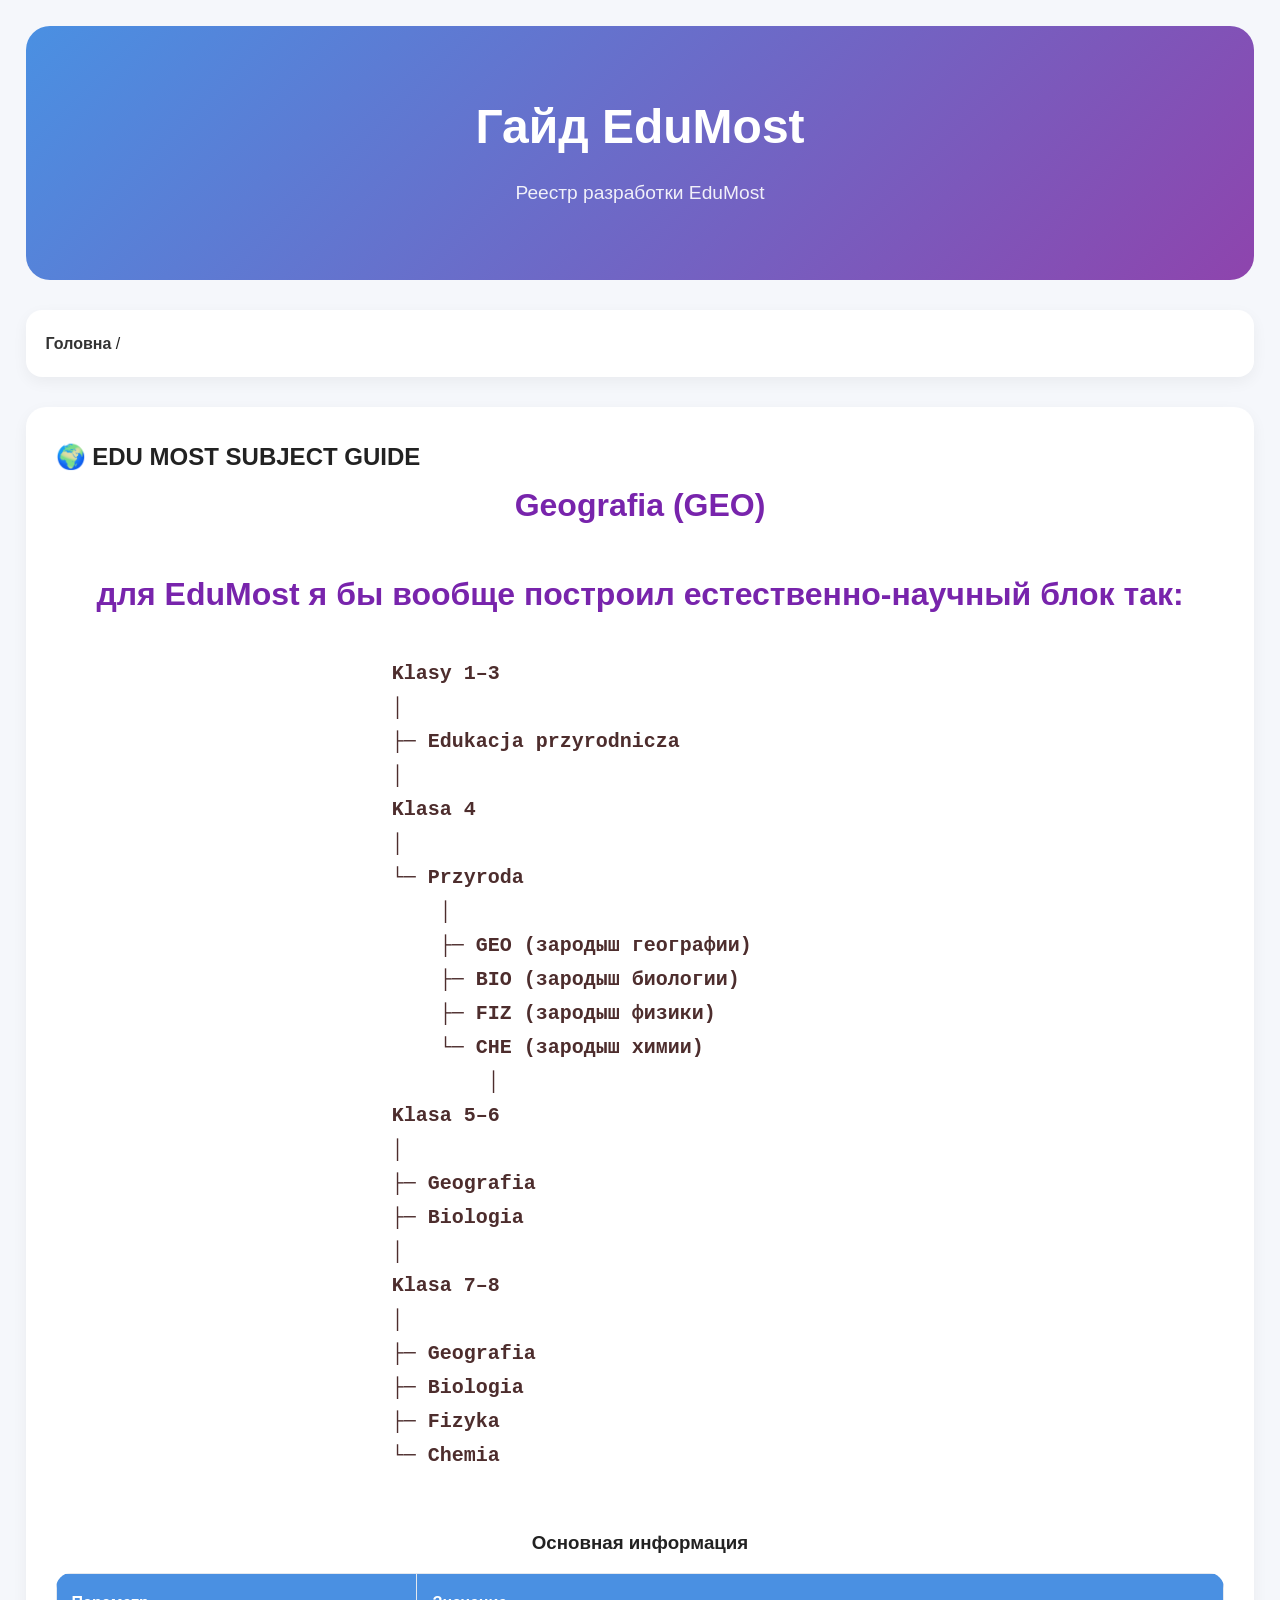
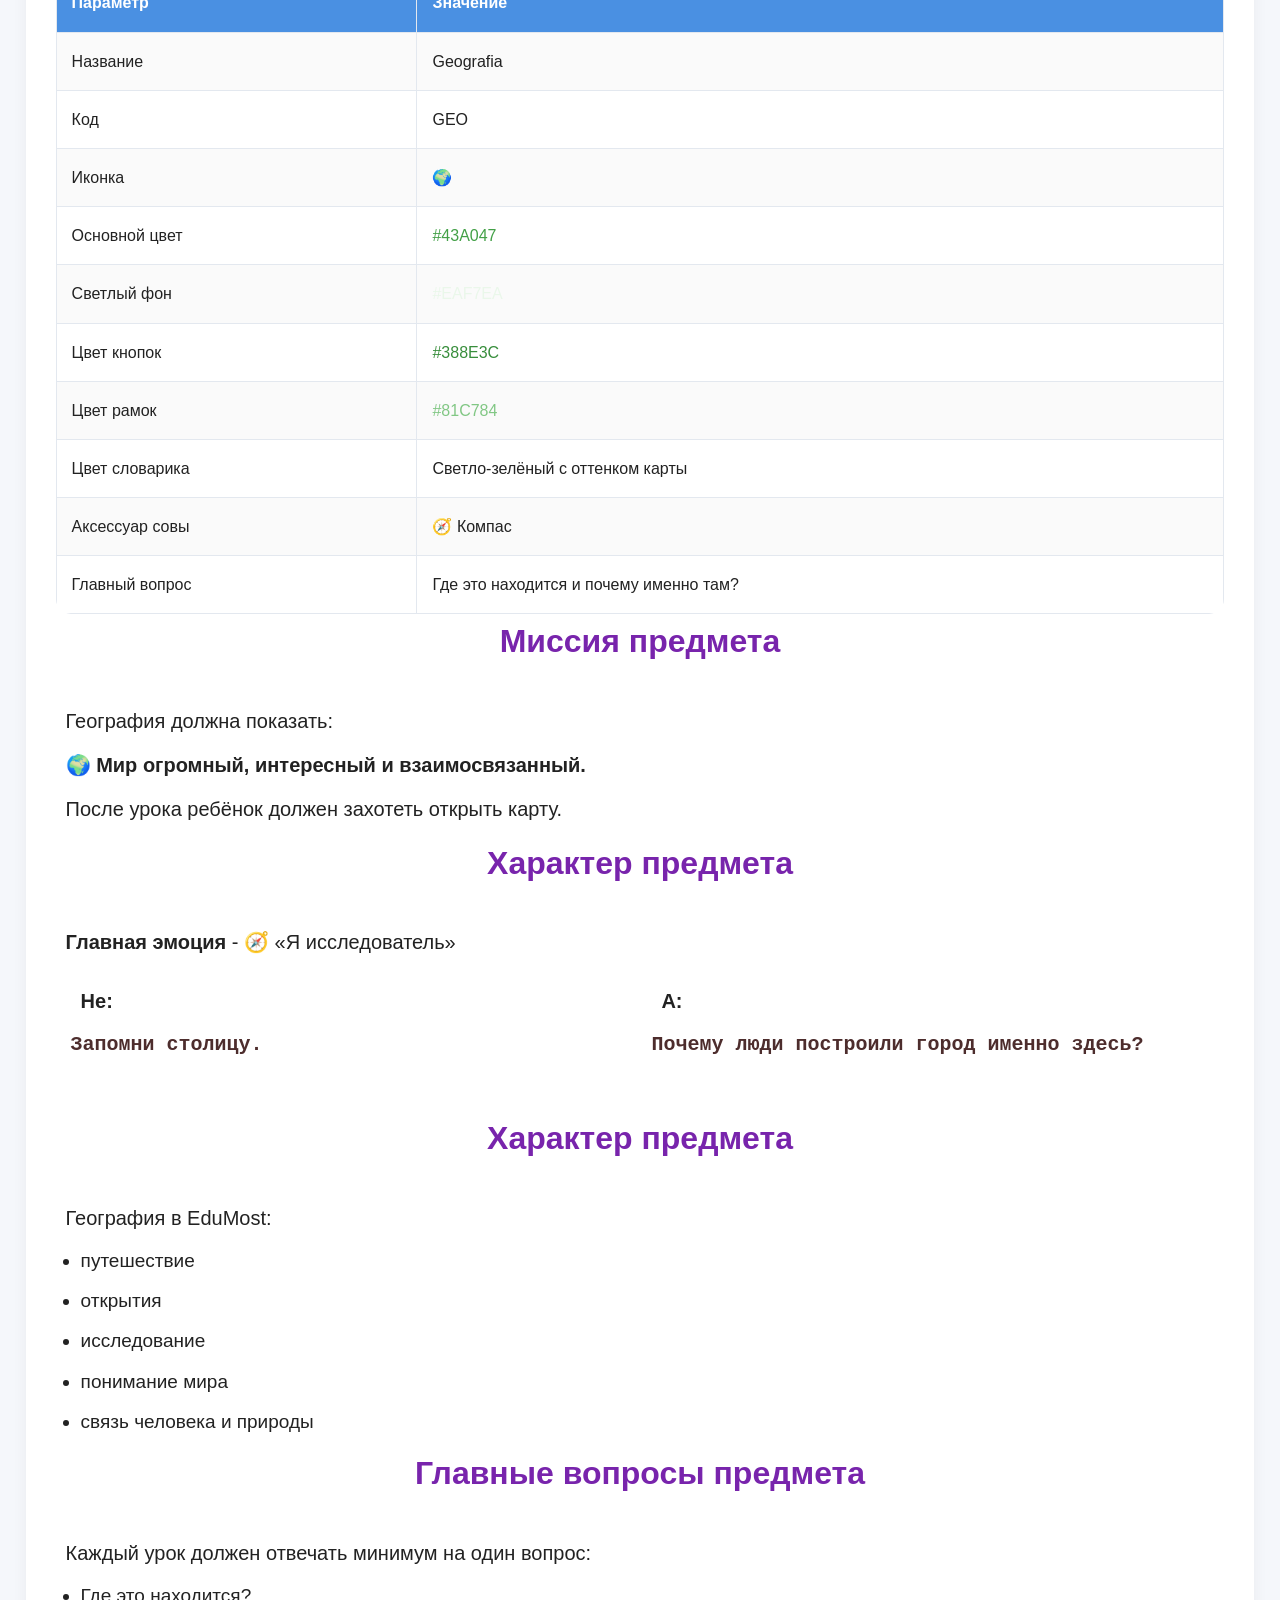
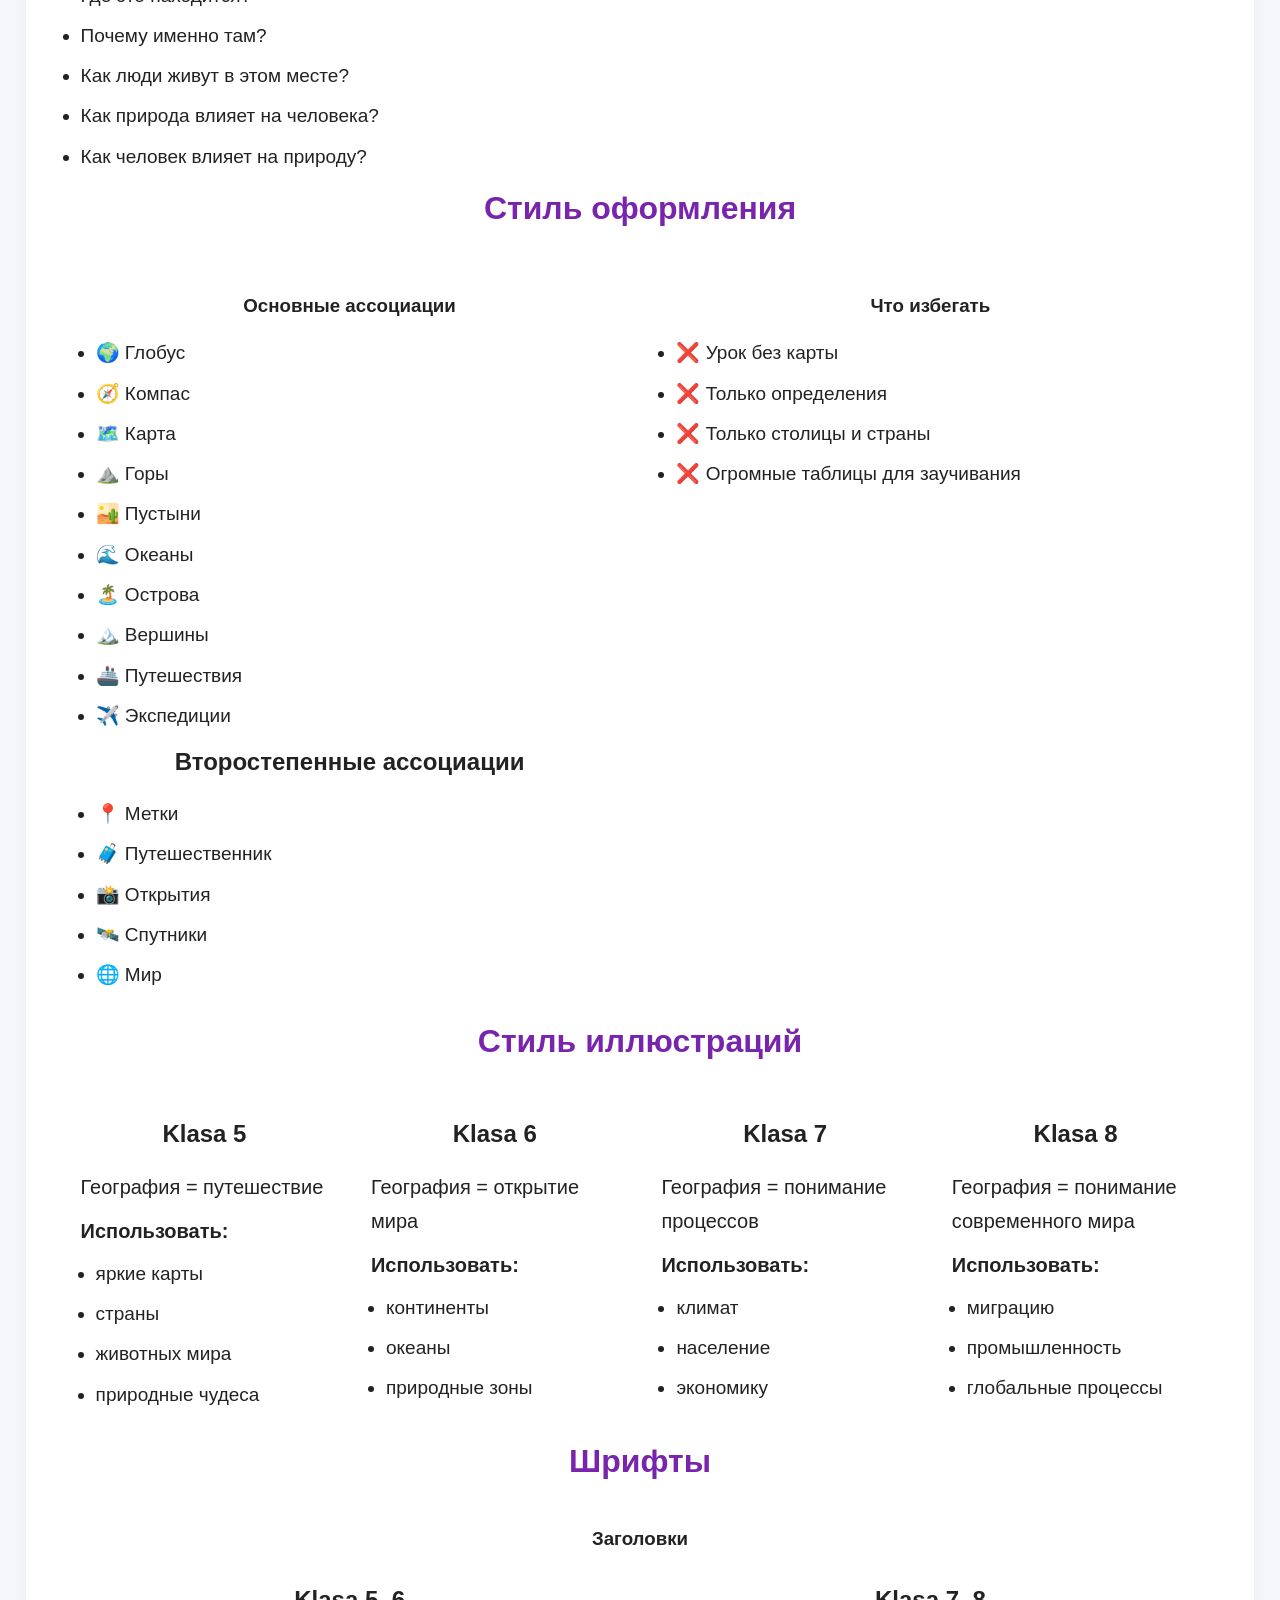
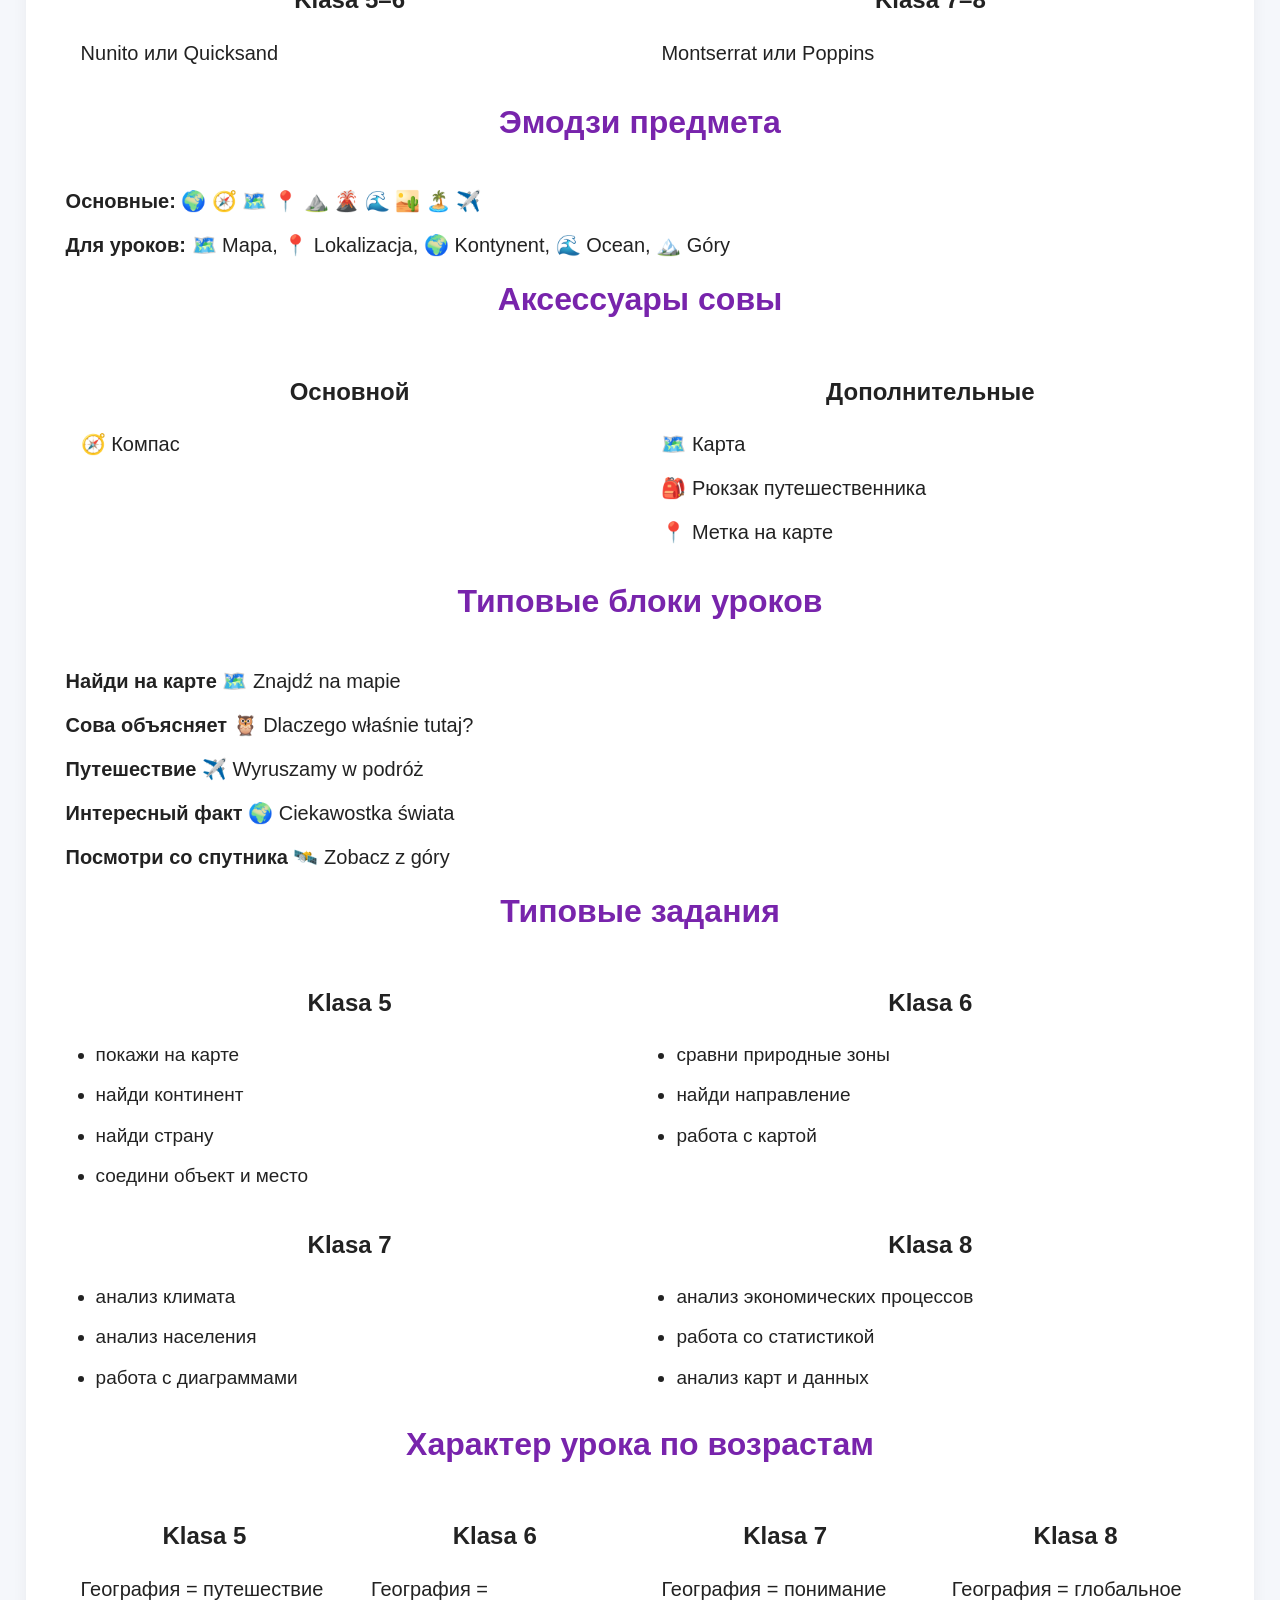
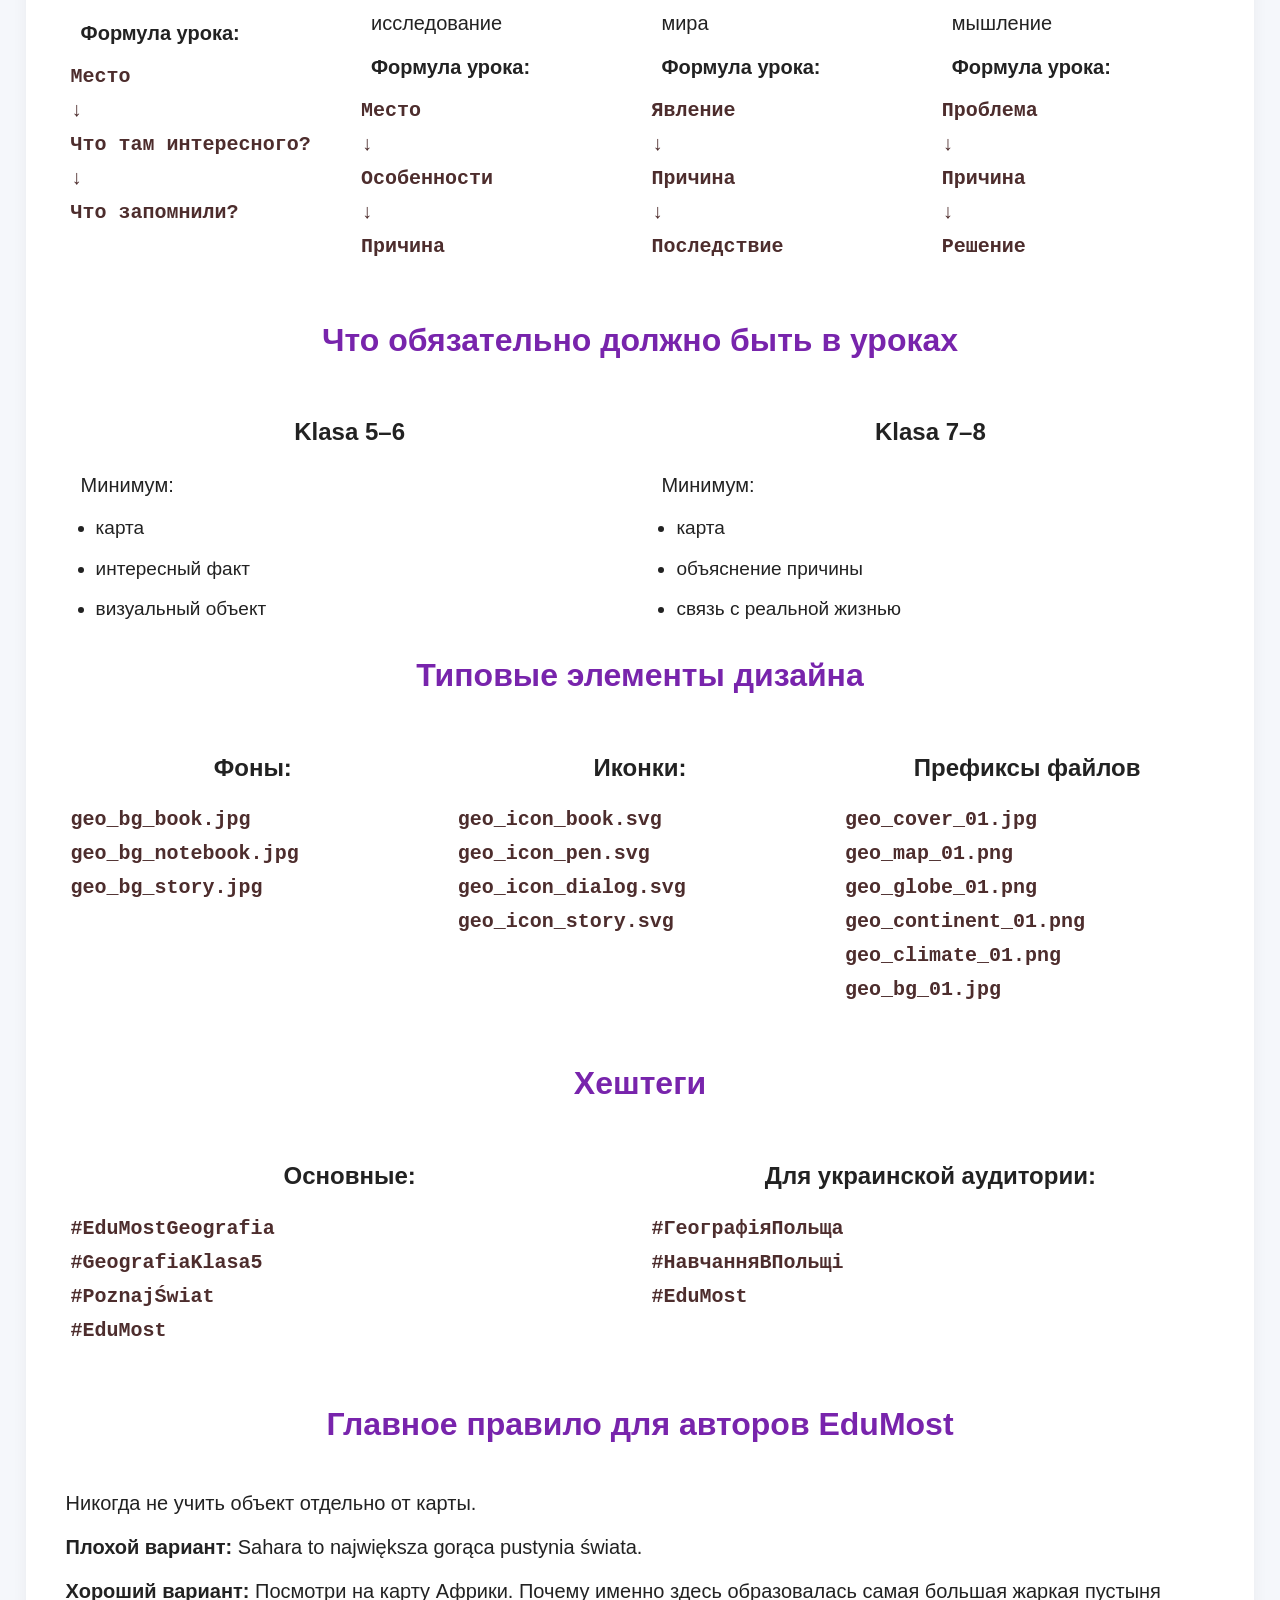
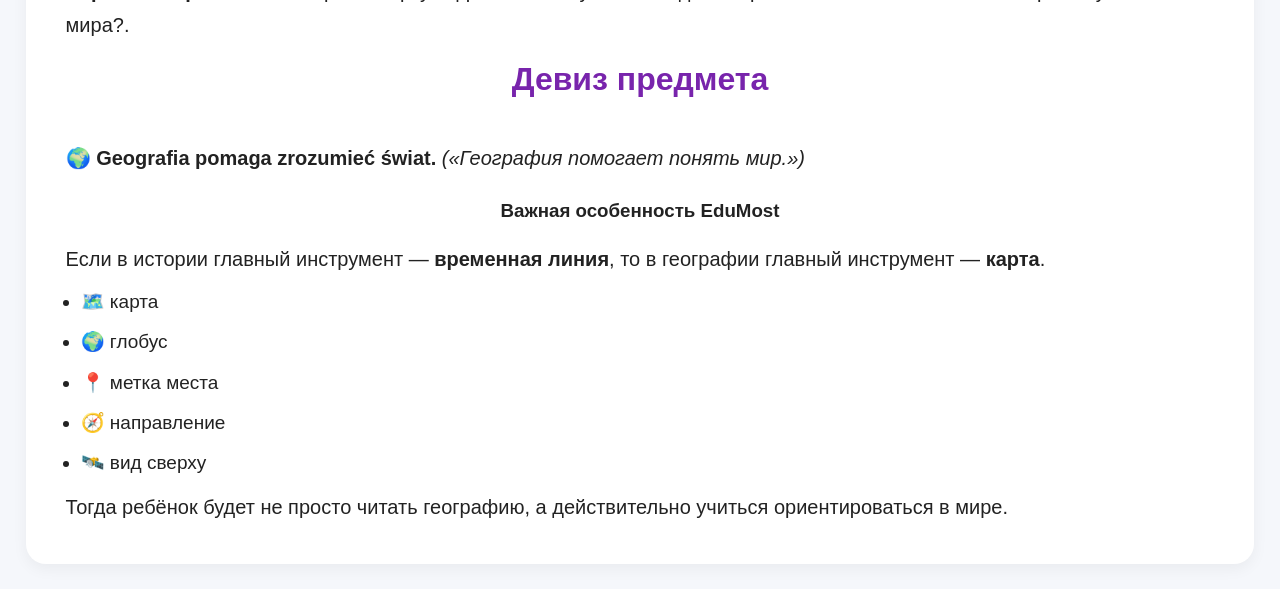
<file: geografia.html>
<!DOCTYPE html>
<html lang="en">

<head>
    <meta charset="UTF-8">
    <meta name="viewport" content="width=device-width, initial-scale=1.0">
    <title>Geografia</title>
    <link rel="stylesheet" href="style.css">
    <link rel="stylesheet" href="stylesEdu~MostCatalog">
</head>

<body>
    <header class="hero">
        <h1 id="pageTitle">
            Гайд EduMost
        </h1>
        <p>Реестр разработки EduMost</p>
    </header>
    <nav class="breadcrumbs">
        <a href="index.html">Головна</a>
        <span>/</span>
        <a id="classLink" href="#"> </a>
    </nav>
    <section>
        <h1>🌍 EDU MOST SUBJECT GUIDE</h1>
        <h2>Geografia (GEO)</h2>
        <!--  -->
        <h2>для EduMost я бы вообще построил естественно-научный блок так:</h2>
        <pre>
                            Klasy 1–3
                            │
                            ├─ Edukacja przyrodnicza
                            │
                            Klasa 4
                            │
                            └─ Przyroda
                                │
                                ├─ GEO (зародыш географии)
                                ├─ BIO (зародыш биологии)
                                ├─ FIZ (зародыш физики)
                                └─ CHE (зародыш химии)
                                    │
                            Klasa 5–6
                            │
                            ├─ Geografia
                            ├─ Biologia
                            │
                            Klasa 7–8
                            │
                            ├─ Geografia
                            ├─ Biologia
                            ├─ Fizyka
                            └─ Chemia
        </pre>
        <!--  -->
        <h3>Основная информация</h3>
        <table>
            <tr>
                <th>Параметр</th>
                <th>Значение</th>
            </tr>

            <tr>
                <td>Название</td>
                <td>Geografia</td>
            </tr>

            <tr>
                <td>Код</td>
                <td>GEO</td>
            </tr>

            <tr>
                <td>Иконка</td>
                <td>🌍</td>
            </tr>
            <tr>
                <td>Основной цвет</td>
                <td style="color: #43A047;">#43A047</td>
            </tr>
            <tr>
                <td>Светлый фон</td>
                <td style="color: #EAF7EA;">#EAF7EA</td>
            </tr>
            <tr>
                <td>Цвет кнопок</td>
                <td style="color: #388E3C;">#388E3C</td>
            </tr>
            <tr>
                <td>Цвет рамок</td>
                <td style="color: #81C784;">#81C784</td>
            </tr>
            <tr>
                <td>Цвет словарика</td>
                <td>Светло-зелёный с оттенком карты</td>
            </tr>
            <tr>
                <td>Аксессуар совы</td>
                <td>🧭 Компас</td>
            </tr>
            <tr>
                <td>Главный вопрос</td>
                <td>Где это находится и почему именно там?</td>
            </tr>
        </table>
        <!-- Миссия предмета -->
        <h2>Миссия предмета</h2>
        <p>География должна показать:</p>
        <p><b>🌍 Мир огромный, интересный и взаимосвязанный.</b></p>
        <p>После урока ребёнок должен захотеть открыть карту.</p>
        <!-- Характер предмета -->
        <h2>Характер предмета</h2>
        <p><b>Главная эмоция</b> - 🧭 «Я исследователь»</p>

        <div class="flex">
            <div>
                <p><b>Не:</b></p>
                <pre>
Запомни столицу.
                </pre>
            </div>
            <div>
                <p><b>А:</b></p>
                <pre>
Почему люди построили город именно здесь?
                </pre>
            </div>
        </div>
        <!-- Характер предмета -->
        <h2>Характер предмета</h2>
        <p>География в EduMost:</p>
        <ul>
            <li>путешествие</li>
            <li>открытия</li>
            <li>исследование</li>
            <li>понимание мира</li>
            <li>связь человека и природы</li>
        </ul>
        <!-- Главные вопросы предмета -->
        <h2>Главные вопросы предмета</h2>
        <p>Каждый урок должен отвечать минимум на один вопрос:</p>
        <ul>
            <li>Где это находится?</li>
            <li>Почему именно там?</li>
            <li>Как люди живут в этом месте?</li>
            <li>Как природа влияет на человека?</li>
            <li>Как человек влияет на природу?</li>
        </ul>
        <!-- Стиль оформления -->
        <h2>Стиль оформления</h2>
        <div class="flex">
            <div>
                <h3>Основные ассоциации</h3>
                <ul>
                    <li>🌍 Глобус</li>
                    <li>🧭 Компас</li>
                    <li>🗺️ Карта</li>
                    <li>⛰️ Горы</li>
                    <li>🏜️ Пустыни</li>
                    <li>🌊 Океаны</li>
                    <li>🏝️ Острова</li>
                    <li>🏔️ Вершины</li>
                    <li>🚢 Путешествия</li>
                    <li>✈️ Экспедиции</li>
                </ul>
                <h4>Второстепенные ассоциации</h4>
                <ul>
                    <li>📍 Метки</li>
                    <li>🧳 Путешественник</li>
                    <li>📸 Открытия</li>
                    <li>🛰️ Спутники</li>
                    <li>🌐 Мир</li>
                </ul>
            </div>
            <div>
                <h3>Что избегать</h3>
                <ul>
                    <li>❌ Урок без карты</li>
                    <li>❌ Только определения</li>
                    <li>❌ Только столицы и страны</li>
                    <li>❌ Огромные таблицы для заучивания</li>
                </ul>
            </div>
        </div>

        <!-- Стиль иллюстраций -->
        <h2>Стиль иллюстраций</h2>
        <div class="flex">
            <div>
                <h4>Klasa 5</h4>
                <p>География = путешествие</p>
                <p><b>Использовать:</b></p>
                <ul>
                    <li>яркие карты</li>
                    <li>страны</li>
                    <li>животных мира</li>
                    <li>природные чудеса</li>
                </ul>
            </div>
            <div>
                <h4>Klasa 6</h4>
                <p>География = открытие мира</p>
                <p><b>Использовать:</b></p>
                <ul>
                    <li>континенты</li>
                    <li>океаны</li>
                    <li>природные зоны</li>
                </ul>
            </div>
            <div>
                <h4>Klasa 7</h4>
                <p>География = понимание процессов</p>
                <p><b>Использовать:</b></p>
                <ul>
                    <li>климат</li>
                    <li>население</li>
                    <li>экономику</li>
                </ul>
            </div>
            <div>
                <h4>Klasa 8</h4>
                <p>География = понимание современного мира</p>
                <p><b>Использовать:</b></p>
                <ul>
                    <li>миграцию</li>
                    <li>промышленность</li>
                    <li>глобальные процессы</li>
                </ul>
            </div>
        </div>
        <!-- Шрифты  -->
        <h2>Шрифты</h2>
        <h3>Заголовки</h3>
        <div class="flex">
            <div>
                <h4>Klasa 5–6</h4>
                <p>Nunito или Quicksand</p>
            </div>
            <div>
                <h4>Klasa 7–8</h4>
                <p>Montserrat или Poppins</p>
            </div>
        </div>
        <!-- Эмодзи предмета -->
        <h2>Эмодзи предмета</h2>
        <p><b>Основные:</b> 🌍 🧭 🗺️ 📍 ⛰️ 🌋 🌊 🏜️ 🏝️ ✈️</p>
        <p><b>Для уроков:</b> 🗺️ Mapa, 📍 Lokalizacja, 🌍 Kontynent, 🌊 Ocean, 🏔️ Góry</p>
        <!-- Аксессуары совы -->
        <h2>Аксессуары совы</h2>
        <div class="flex">
            <div>
                <h4>Основной</h4>
                <p>🧭 Компас</p>
            </div>
            <div>
                <h4>Дополнительные</h4>
                <p>🗺️ Карта</p>
                <p>🎒 Рюкзак путешественника</p>
                <p>📍 Метка на карте</p>
            </div>
        </div>
        <!-- Типовые блоки уроков -->
        <h2>Типовые блоки уроков</h2>
        <p><b>Найди на карте</b> 🗺️ Znajdź na mapie</p>
        <p><b>Сова объясняет</b> 🦉 Dlaczego właśnie tutaj?</p>
        <p><b>Путешествие</b> ✈️ Wyruszamy w podróż</p>
        <p><b>Интересный факт</b> 🌍 Ciekawostka świata</p>
        <p><b>Посмотри со спутника</b> 🛰️ Zobacz z góry</p>
        <!-- Типовые задания -->
        <h2>Типовые задания</h2>
        <div class="flex">
            <div>
                <h4>Klasa 5</h4>
                <ul>
                    <li>покажи на карте</li>
                    <li>найди континент</li>
                    <li>найди страну</li>
                    <li>соедини объект и место</li>
                </ul>
            </div>
            <div>
                <h4>Klasa 6</h4>
                <ul>
                    <li>сравни природные зоны</li>
                    <li>найди направление</li>
                    <li>работа с картой</li>
                </ul>
            </div>
        </div>
        <div class="flex">
            <div>
                <h4>Klasa 7</h4>
                <ul>
                    <li>анализ климата</li>
                    <li>анализ населения</li>
                    <li>работа с диаграммами</li>
                </ul>
            </div>
            <div>
                <h4>Klasa 8</h4>
                <ul>
                    <li>анализ экономических процессов</li>
                    <li>работа со статистикой</li>
                    <li>анализ карт и данных</li>
                </ul>
            </div>
        </div>
        <!-- Характер урока по возрастам -->
        <h2>Характер урока по возрастам</h2>
        <div class="flex">
            <div>
                <h4>Klasa 5</h4>
                <p>География = путешествие</p>
                <p><b>Формула урока:</b></p>
                <pre>
Место
↓
Что там интересного?
↓
Что запомнили?</pre>
            </div>
            <div>
                <h4>Klasa 6</h4>
                <p>География = исследование</p>
                <p><b>Формула урока:</b></p>
                <pre>
Место
↓
Особенности
↓
Причина
                </pre>
            </div>
            <div>
                <h4>Klasa 7</h4>
                <p>География = понимание мира</p>
                <p><b>Формула урока:</b></p>
                <pre>
Явление
↓
Причина
↓
Последствие
                </pre>

            </div>
            <div>
                <h4>Klasa 8</h4>
                <p>География = глобальное мышление</p>
                <p><b>Формула урока:</b></p>
                <pre>
Проблема
↓
Причина
↓
Решение
                </pre>
            </div>
        </div>

        <!-- Что обязательно должно быть в уроках -->
        <h2>Что обязательно должно быть в уроках</h2>
        <div class="flex">
            <div>
                <h4>Klasa 5–6</h4>
                <p>Минимум:</p>
                <ul>
                    <li>карта</li>
                    <li>интересный факт</li>
                    <li>визуальный объект</li>
                </ul>
            </div>
            <div>
                <h4>Klasa 7–8</h4>
                <p>Минимум:</p>
                <ul>
                    <li>карта</li>
                    <li>объяснение причины</li>
                    <li>связь с реальной жизнью</li>
                </ul>
            </div>
        </div>
        <!-- Типовые элементы дизайна -->
        <h2>Типовые элементы дизайна</h2>
        <div class="flex">
            <div>
                <h4>Фоны:</h4>
                <pre>
geo_bg_book.jpg
geo_bg_notebook.jpg
geo_bg_story.jpg
                </pre>
            </div>
            <div>
                <h4>Иконки:</h4>
                <pre>
geo_icon_book.svg
geo_icon_pen.svg
geo_icon_dialog.svg
geo_icon_story.svg            
                </pre>
            </div>
            <div>
                <h4>Префиксы файлов</h4>
                <pre>
geo_cover_01.jpg
geo_map_01.png
geo_globe_01.png
geo_continent_01.png
geo_climate_01.png
geo_bg_01.jpg
                </pre>
            </div>
        </div>
        <!-- Хештеги -->
        <h2>Хештеги</h2>
        <div class="flex">
            <div>
                <h4>Основные:</h4>
            <pre>
#EduMostGeografia
#GeografiaKlasa5
#PoznajŚwiat
#EduMost
                </pre>
            </div>
            <div>
                <h4>Для украинской аудитории:</h4>
                <pre>
#ГеографіяПольща
#НавчанняВПольщі
#EduMost
                </pre>
            </div>
        </div>
        <!-- Главное правило для авторов EduMost -->
        <h2>Главное правило для авторов EduMost</h2>
        <p>Никогда не учить объект отдельно от карты.</p>
        <p><b>Плохой вариант:</b> Sahara to największa gorąca pustynia świata.</p>
        <p><b>Хороший вариант:</b> Посмотри на карту Африки. Почему именно здесь образовалась самая большая жаркая пустыня мира?.</p>
        <!-- Девиз предмета -->
        <h2>Девиз предмета</h2>
        <p><b>🌍 Geografia pomaga zrozumieć świat.</b> <em>(«География помогает понять мир.»)</em></p>
        <h3>Важная особенность EduMost</h3>
        <p>Если в истории главный инструмент — <b>временная линия</b>, то в географии главный инструмент — <b>карта</b>.</p>
        <ul>
            <li>🗺️ карта</li>
            <li>🌍 глобус</li>
            <li>📍 метка места</li>
            <li>🧭 направление</li>
            <li>🛰️ вид сверху</li>
        </ul>
        <p>Тогда ребёнок будет не просто читать географию, а действительно учиться ориентироваться в мире.</p>
    </section>
</body>

</html>
</file>
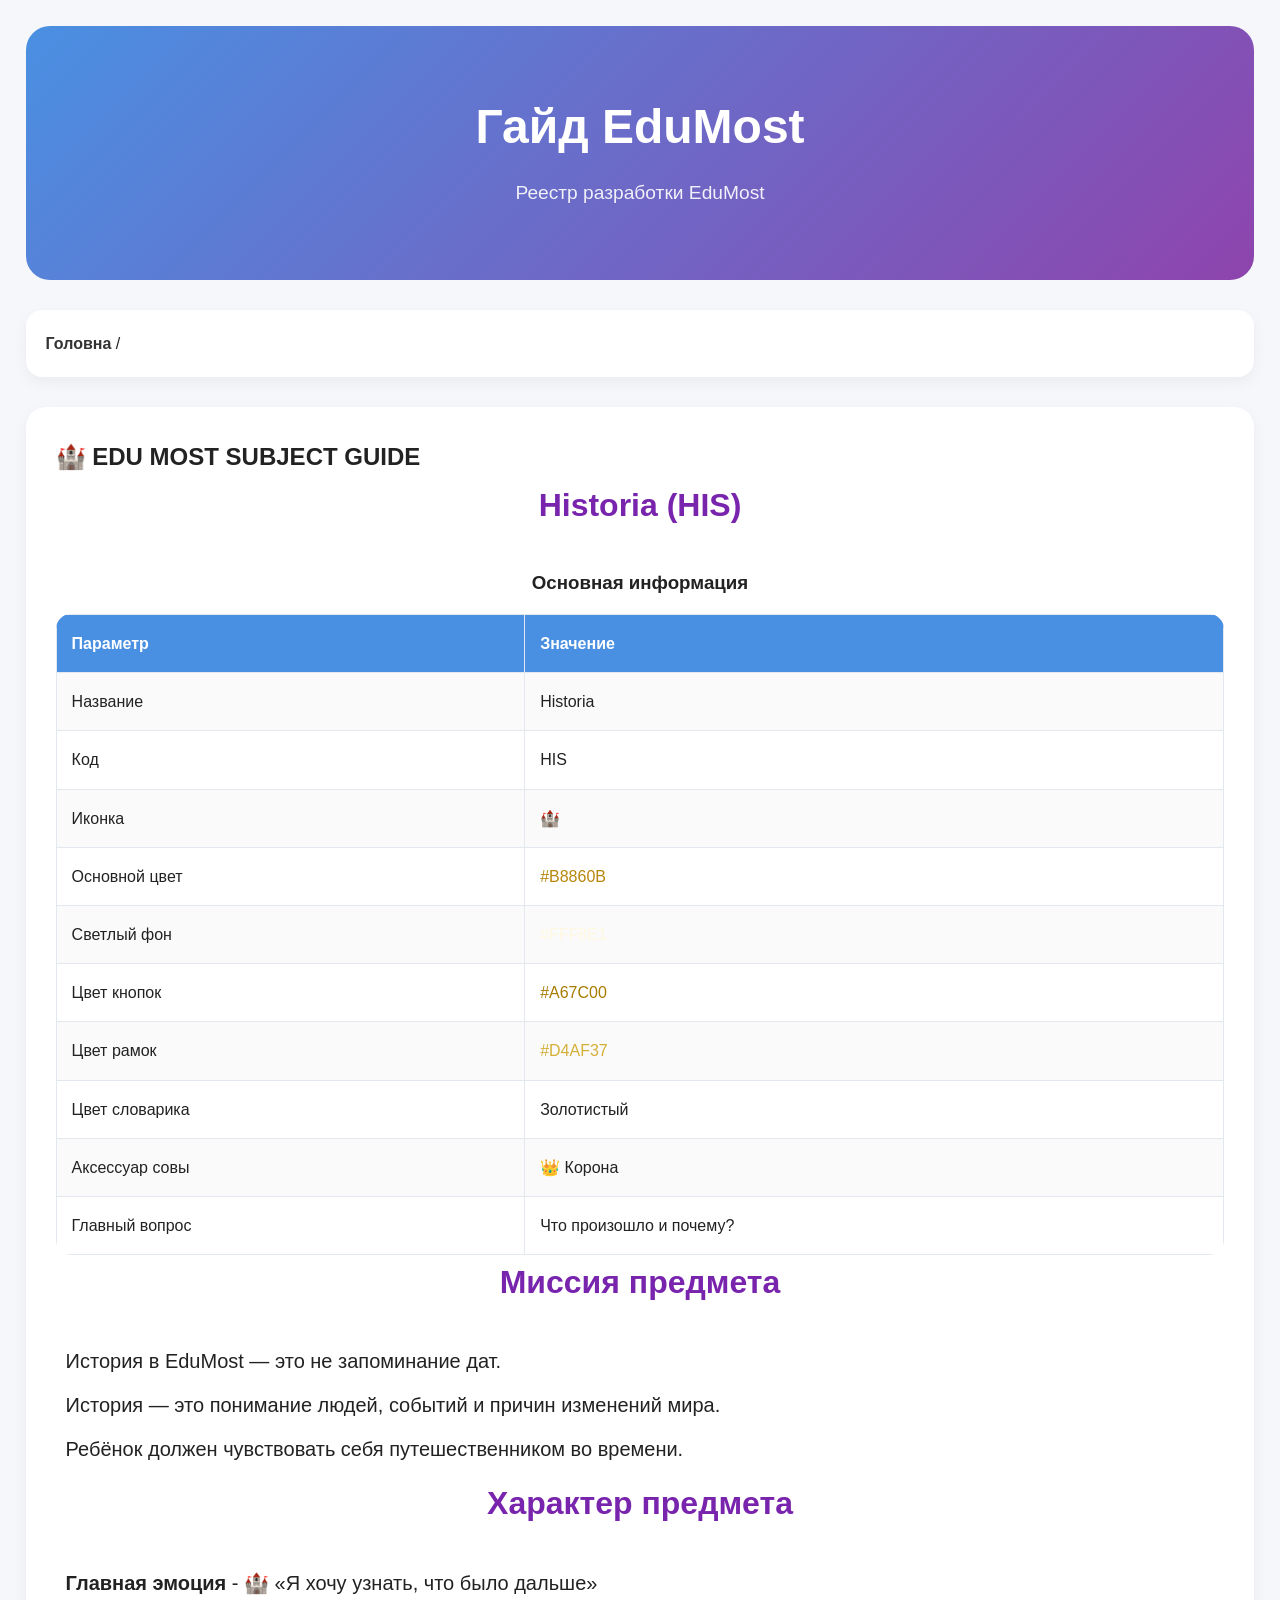
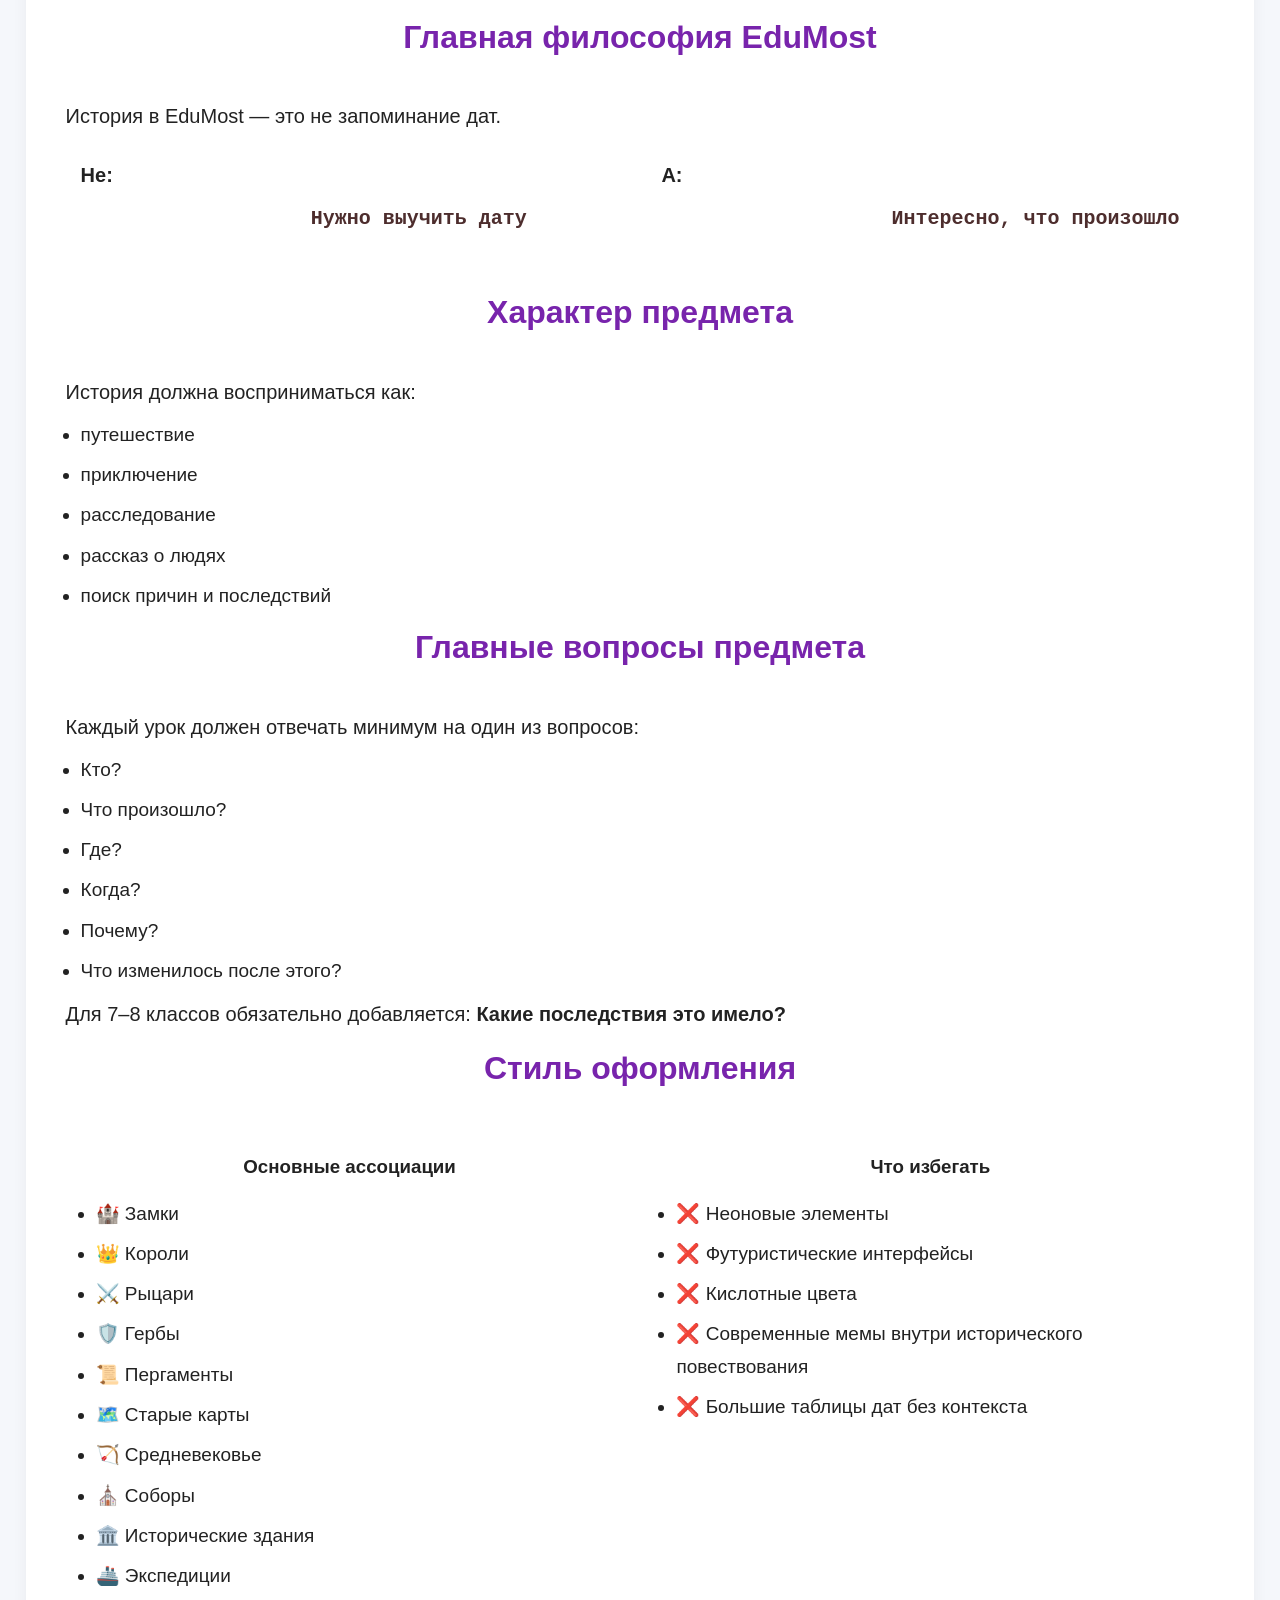
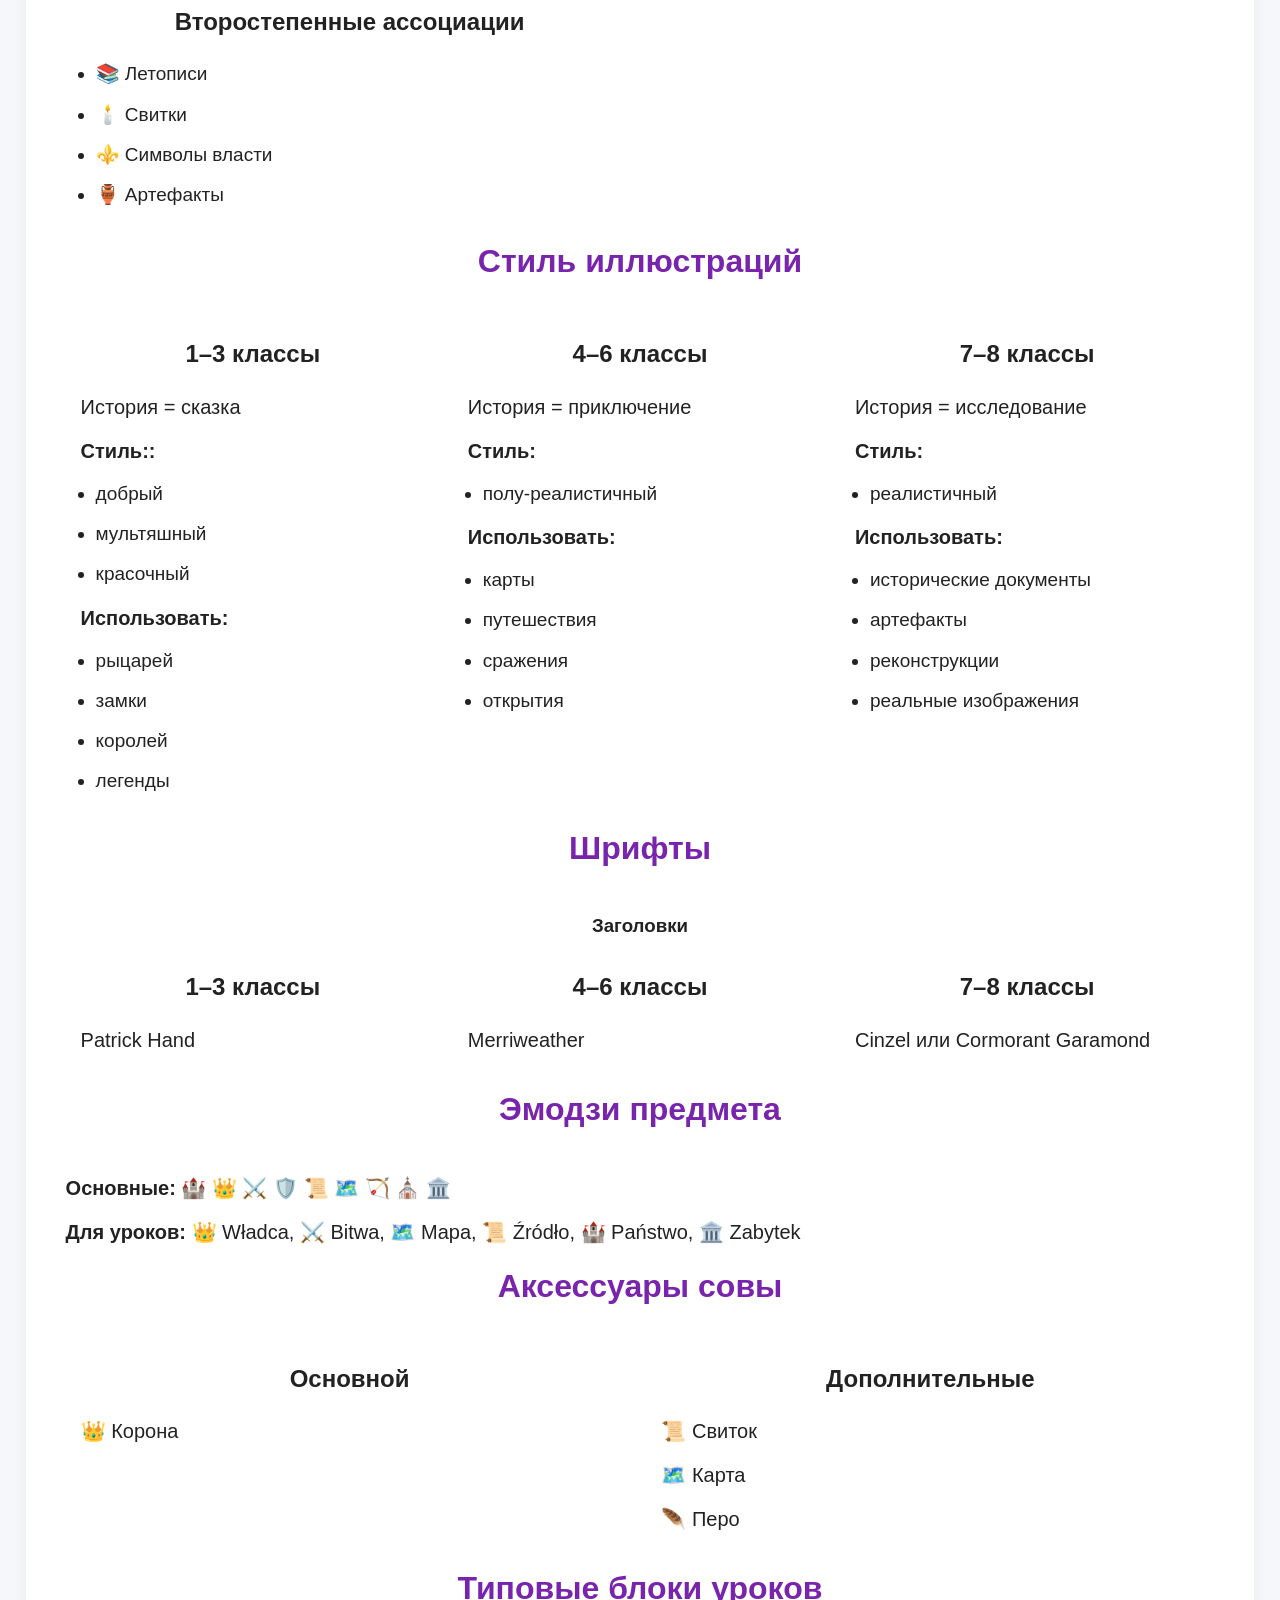
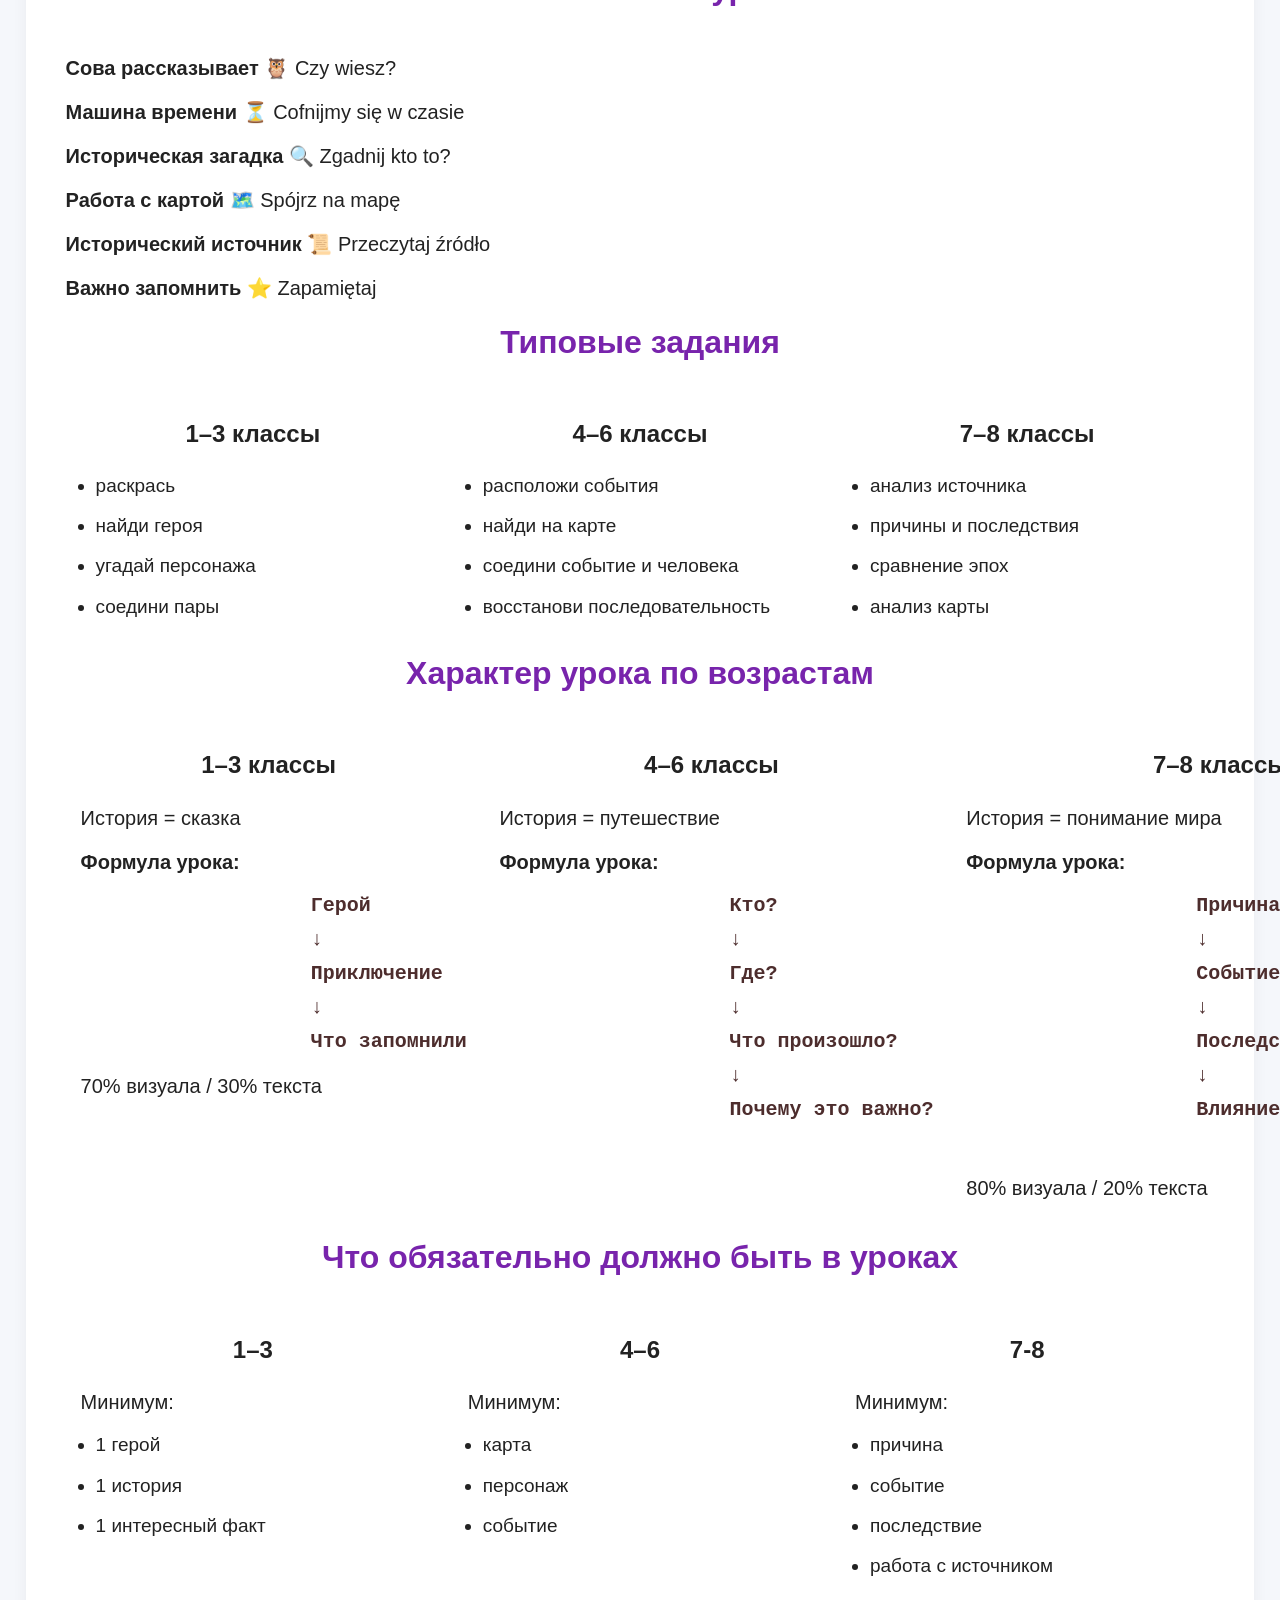
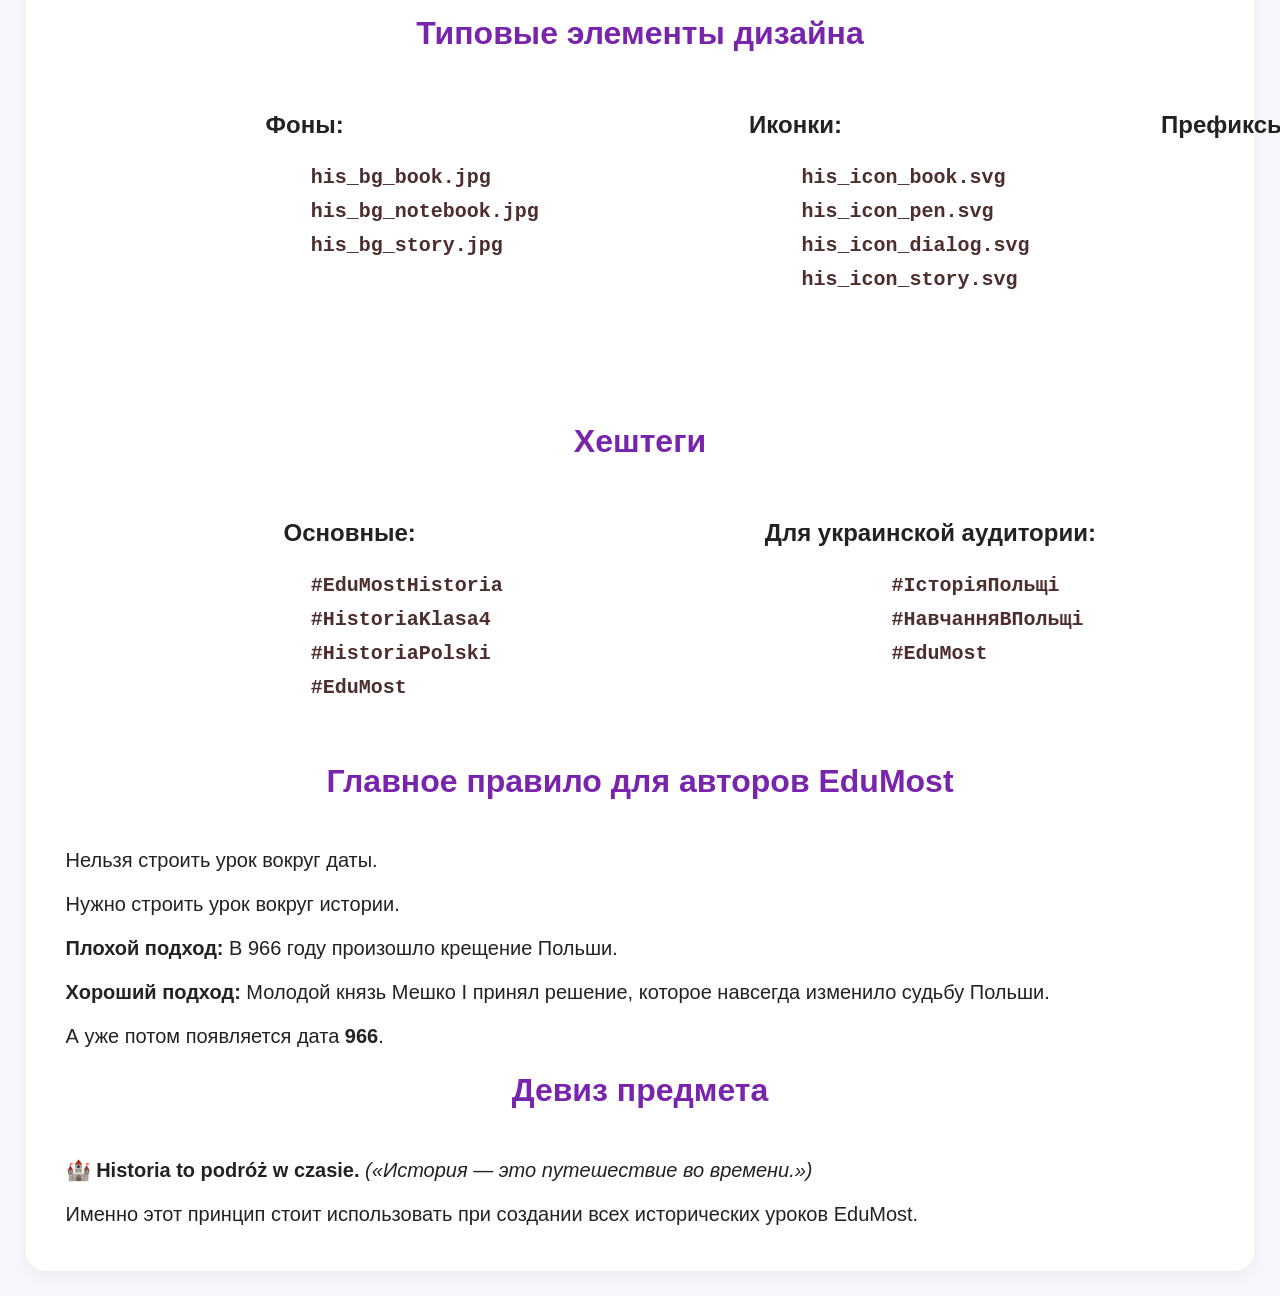
<file: historia.html>
<!DOCTYPE html>
<html lang="en">

<head>
    <meta charset="UTF-8">
    <meta name="viewport" content="width=device-width, initial-scale=1.0">
    <title>Historia</title>
    <link rel="stylesheet" href="style.css">
    <link rel="stylesheet" href="stylesEdu~MostCatalog">
</head>

<body>
    <header class="hero">
        <h1 id="pageTitle">
            Гайд EduMost
        </h1>
        <p>Реестр разработки EduMost</p>
    </header>
    <nav class="breadcrumbs">
        <a href="index.html">Головна</a>
        <span>/</span>
        <a id="classLink" href="#"> </a>
    </nav>
    <section>
        <h1>🏰 EDU MOST SUBJECT GUIDE</h1>
        <h2>Historia (HIS)</h2>
        <h3>Основная информация</h3>
        <table>
            <tr>
                <th>Параметр</th>
                <th>Значение</th>
            </tr>

            <tr>
                <td>Название</td>
                <td>Historia</td>
            </tr>

            <tr>
                <td>Код</td>
                <td>HIS</td>
            </tr>

            <tr>
                <td>Иконка</td>
                <td>🏰</td>
            </tr>
            <tr>
                <td>Основной цвет</td>
                <td style="color: #B8860B;">#B8860B</td>
            </tr>
            <tr>
                <td>Светлый фон</td>
                <td style="color: #FFF8E1;">#FFF8E1</td>
            </tr>
            <tr>
                <td>Цвет кнопок</td>
                <td style="color: #A67C00;">#A67C00</td>
            </tr>
            <tr>
                <td>Цвет рамок</td>
                <td style="color: #D4AF37;">#D4AF37</td>
            </tr>
            <tr>
                <td>Цвет словарика</td>
                <td>Золотистый</td>
            </tr>
            <tr>
                <td>Аксессуар совы</td>
                <td>👑 Корона</td>
            </tr>
            <tr>
                <td>Главный вопрос</td>
                <td>Что произошло и почему?</td>
            </tr>
        </table>
        <!-- Миссия предмета -->
        <h2>Миссия предмета</h2>
        <p>История в EduMost — это не запоминание дат.</p>
        <p>История — это понимание людей, событий и причин изменений мира.</p>
        <p>Ребёнок должен чувствовать себя путешественником во времени.</p>
        <!-- Характер предмета -->
        <h2>Характер предмета</h2>
        <p><b>Главная эмоция</b> - 🏰 «Я хочу узнать, что было дальше»</p>
        <!-- Главная философия EduMost -->
        <h2>Главная философия EduMost</h2>
        <p>История в EduMost — это не запоминание дат.</p>
        <div class="flex">
            <div>
                <p><b>Не:</b></p>
                <pre>
                    Нужно выучить дату
                </pre>
            </div>
            <div>
                <p><b>А:</b></p>
                <pre>
                    Интересно, что произошло
                </pre>
            </div>
        </div>
        <!-- Характер предмета -->
        <h2>Характер предмета</h2>
        <p>История должна восприниматься как:</p>
        <ul>
            <li>путешествие</li>
            <li>приключение</li>
            <li>расследование</li>
            <li>рассказ о людях</li>
            <li>поиск причин и последствий</li>
        </ul>
        <!-- Главные вопросы предмета -->
        <h2>Главные вопросы предмета</h2>
        <p>Каждый урок должен отвечать минимум на один из вопросов:</p>
        <ul>
            <li>Кто?</li>
            <li>Что произошло?</li>
            <li>Где?</li>
            <li>Когда?</li>
            <li>Почему?</li>
            <li>Что изменилось после этого?</li>
        </ul>
        <p>Для 7–8 классов обязательно добавляется: <b>Какие последствия это имело?</b></p>
        <!-- Стиль оформления -->
        <h2>Стиль оформления</h2>
        <div class="flex">
            <div>
                <h3>Основные ассоциации</h3>
                <ul>
                    <li>🏰 Замки</li>
                    <li>👑 Короли</li>
                    <li>⚔️ Рыцари</li>
                    <li>🛡️ Гербы</li>
                    <li>📜 Пергаменты</li>
                    <li>🗺️ Старые карты</li>
                    <li>🏹 Средневековье</li>
                    <li>⛪ Соборы</li>
                    <li>🏛️ Исторические здания</li>
                    <li>🚢 Экспедиции</li>
                </ul>
                <h4>Второстепенные ассоциации</h4>
                <ul>
                    <li>📚 Летописи</li>
                    <li>🕯️ Свитки</li>
                    <li>⚜️ Символы власти</li>
                    <li>🏺 Артефакты</li>
                </ul>
            </div>
            <div>
                <h3>Что избегать</h3>
                <ul>
                    <li>❌ Неоновые элементы</li>
                    <li>❌ Футуристические интерфейсы</li>
                    <li>❌ Кислотные цвета</li>
                    <li>❌ Современные мемы внутри исторического повествования</li>
                    <li>❌ Большие таблицы дат без контекста</li>
                </ul>
            </div>
        </div>
        <!-- Стиль иллюстраций -->
        <h2>Стиль иллюстраций</h2>
        <div class="flex">
            <div>
                <h4>1–3 классы</h4>
                <p>История = сказка</p>
                <p><b>Стиль::</b></p>
                <ul>
                    <li>добрый</li>
                    <li>мультяшный</li>
                    <li>красочный</li>
                </ul>
                <p><b>Использовать:</b></p>
                <ul>
                    <li>рыцарей</li>
                    <li>замки</li>
                    <li>королей</li>
                    <li>легенды</li>
                </ul>
            </div>
            <div>
                <h4>4–6 классы</h4>
                <p>История = приключение</p>
                <p><b>Стиль:</b></p>
                <ul>
                    <li>полу-реалистичный</li>
                </ul>
                <p><b>Использовать:</b></p>
                <ul>
                    <li>карты</li>
                    <li>путешествия</li>
                    <li>сражения</li>
                    <li>открытия</li>
                </ul>
            </div>
            <div>
                <h4>7–8 классы</h4>
                <p>История = исследование</p>
                <p><b>Стиль:</b></p>
                <ul>
                    <li>реалистичный</li>
                </ul>
                <p><b>Использовать:</b></p>
                <ul>
                    <li>исторические документы</li>
                    <li>артефакты</li>
                    <li>реконструкции</li>
                    <li>реальные изображения</li>
                </ul>
            </div>
        </div>
        <!-- Шрифты  -->
        <h2>Шрифты</h2>
        <h3>Заголовки</h3>
        <div class="flex">
            <div>
                <h4>1–3 классы</h4>
                <p>Patrick Hand </p>
            </div>
            <div>
                <h4>4–6 классы</h4>
                <p>Merriweather</p>
            </div>
            <div>
                <h4>7–8 классы</h4>
                <p>Cinzel или Cormorant Garamond</p>
            </div>
        </div>
        <!-- Эмодзи предмета -->
        <h2>Эмодзи предмета</h2>
        <p><b>Основные:</b> 🏰 👑 ⚔️ 🛡️ 📜 🗺️ 🏹 ⛪ 🏛️</p>
        <p><b>Для уроков:</b> 👑 Władca, ⚔️ Bitwa, 🗺️ Mapa, 📜 Źródło, 🏰 Państwo, 🏛️ Zabytek</p>
        <!-- Аксессуары совы -->
        <h2>Аксессуары совы</h2>
        <div class="flex">
            <div>
                <h4>Основной</h4>
                <p> 👑 Корона</p>
            </div>
            <div>
                <h4>Дополнительные</h4>
                <p> 📜 Свиток</p>
                <p>🗺️ Карта</p>
                <p>🪶 Перо</p>
            </div>
        </div>
        <!-- Типовые блоки уроков -->
        <h2>Типовые блоки уроков</h2>
        <p><b>Сова рассказывает</b> 🦉 Czy wiesz?</p>
        <p><b>Машина времени</b>  ⏳ Cofnijmy się w czasie</p>
        <p><b>Историческая загадка</b>  🔍 Zgadnij kto to?</p>
        <p><b>Работа с картой</b>  🗺️ Spójrz na mapę</p>
        <p><b>Исторический источник</b> 📜 Przeczytaj źródło</p>
        <p><b>Важно запомнить</b> ⭐ Zapamiętaj</p>
        <!-- Типовые задания -->
        <h2>Типовые задания</h2>
        <div class="flex">
            <div>
                <h4>1–3 классы</h4>
                <ul>
                    <li>раскрась</li>
                    <li>найди героя</li>
                    <li>угадай персонажа</li>
                    <li>соедини пары</li>
                </ul>
            </div>
            <div>
                <h4>4–6 классы</h4>
                <ul>
                    <li>расположи события</li>
                    <li>найди на карте</li>
                    <li>соедини событие и человека</li>
                    <li>восстанови последовательность</li>
                </ul>
            </div>
            <div>
                <h4>7–8 классы</h4>
                <ul>
                    <li>анализ источника</li>
                    <li>причины и последствия</li>
                    <li>сравнение эпох</li>
                    <li>анализ карты</li>
                </ul>
            </div>
        </div>
        <!-- Характер урока по возрастам -->
        <h2>Характер урока по возрастам</h2>
        <div class="flex">
            <div>
                <h4>1–3 классы</h4>
                <p>История = сказка</p>
                <p><b>Формула урока:</b></p>
                <pre>
                    Герой
                    ↓
                    Приключение
                    ↓
                    Что запомнили</pre>
                <p>70% визуала / 30% текста</p>
            </div>
            <div>
                <h4>4–6 классы</h4>
                <p>История = путешествие</p>
                <p><b>Формула урока:</b></p>
                <pre>
                    Кто?
                    ↓
                    Где?
                    ↓
                    Что произошло?
                    ↓
                    Почему это важно?
                </pre>
            </div>
            <div>
                <h4>7–8 классы</h4>
                <p>История = понимание мира</p>
                <p><b>Формула урока:</b></p>
                <pre>
                    Причина
                    ↓
                    Событие
                    ↓
                    Последствие
                    ↓
                    Влияние на современность
                </pre>
                <p>80% визуала / 20% текста</p>
            </div>
        </div>
        
        <!-- Что обязательно должно быть в уроках -->
        <h2>Что обязательно должно быть в уроках</h2>
        <div class="flex">
            <div>
                <h4>1–3</h4>
                <p>Минимум:</p>
                <ul>
                    <li>1 герой</li>
                    <li>1 история</li>
                    <li>1 интересный факт</li>
                </ul>
            </div>
            <div>
                <h4>4–6</h4>
                <p>Минимум:</p>
                <ul>
                    <li>карта</li>
                    <li>персонаж</li>
                    <li>событие</li>
                </ul>
            </div>
            <div>
                <h4>7-8</h4>
                <p>Минимум:</p>
                <ul>
                    <li>причина</li>
                    <li>событие</li>
                    <li>последствие</li>
                    <li>работа с источником</li>
                </ul>
            </div>
        </div>
        <!-- Типовые элементы дизайна -->
        <h2>Типовые элементы дизайна</h2>
        <div class="flex">
            <div>
                <h4>Фоны:</h4>
                <pre>
                    his_bg_book.jpg
                    his_bg_notebook.jpg
                    his_bg_story.jpg
                </pre>
            </div>
            <div>
                <h4>Иконки:</h4>
                <pre>
                    his_icon_book.svg
                    his_icon_pen.svg
                    his_icon_dialog.svg
                    his_icon_story.svg
                </pre>
            </div>
            <div>
                <h4>Префиксы файлов</h4>
                <pre>
                    his_cover_01.jpg
                    his_king_01.png
                    his_map_01.png
                    his_battle_01.png
                    his_scroll_01.png
                    his_bg_01.jpg
                </pre>
            </div>
        </div>
        <!-- Хештеги -->
        <h2>Хештеги</h2>
        <div class="flex">
            <div>
                <h4>Основные:</h4>
                <pre>
                    #EduMostHistoria
                    #HistoriaKlasa4
                    #HistoriaPolski
                    #EduMost
                </pre>
            </div>
            <div>
                <h4>Для украинской аудитории:</h4>
                <pre>
                    #ІсторіяПольщі
                    #НавчанняВПольщі
                    #EduMost
                </pre>
            </div>
        </div>
        <!-- Главное правило для авторов EduMost -->
        <h2>Главное правило для авторов EduMost</h2>
        <p>Нельзя строить урок вокруг даты.</p>
        <p>Нужно строить урок вокруг истории.</p>
        <p><b>Плохой подход:</b> В 966 году произошло крещение Польши.</p>
        <p><b>Хороший подход:</b> Молодой князь Мешко I принял решение, которое навсегда изменило судьбу Польши.</p>
        <p>А уже потом появляется дата <b>966</b>.</p>
        <!-- Девиз предмета -->
        <h2>Девиз предмета</h2>
        <p><b>🏰 Historia to podróż w czasie.</b> <em>(«История — это путешествие во времени.»)</em></p>
        <p>Именно этот принцип стоит использовать при создании всех исторических уроков EduMost.</p>
    </section>
</body>

</html>
</file>
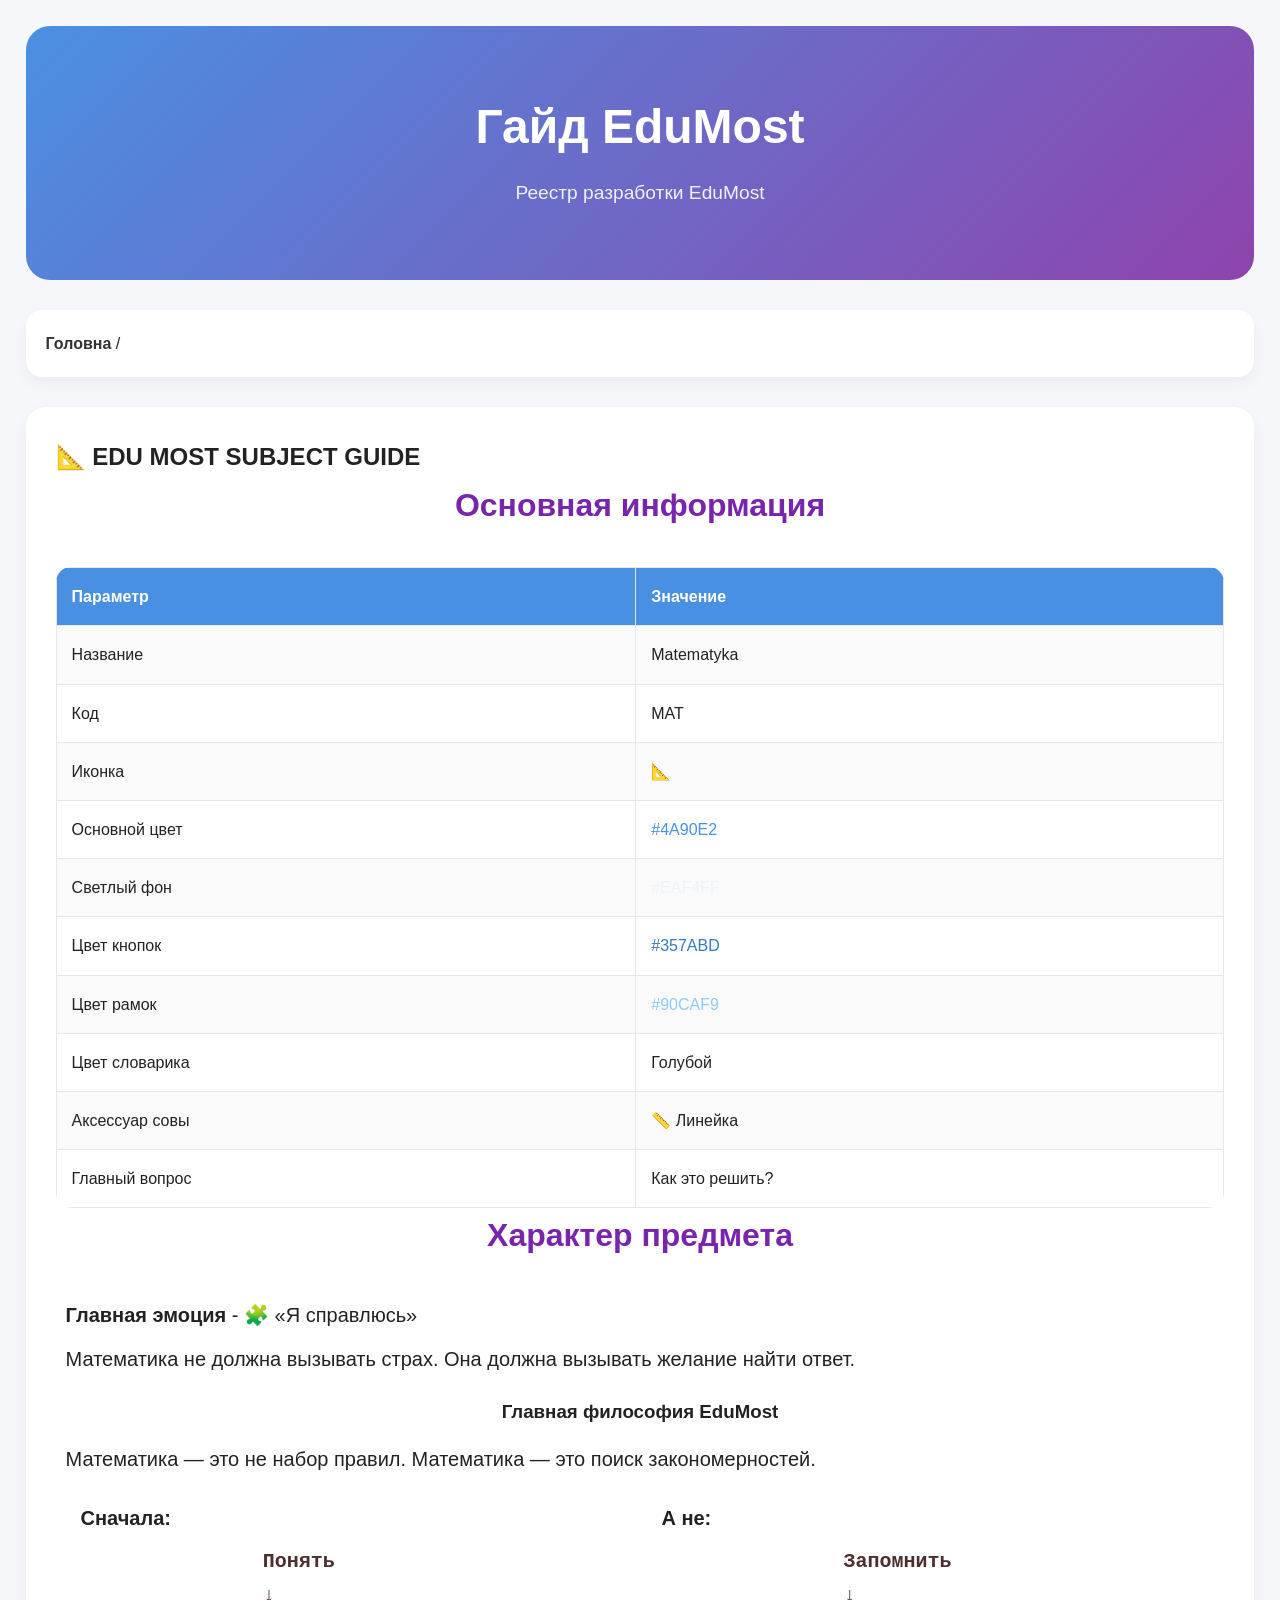
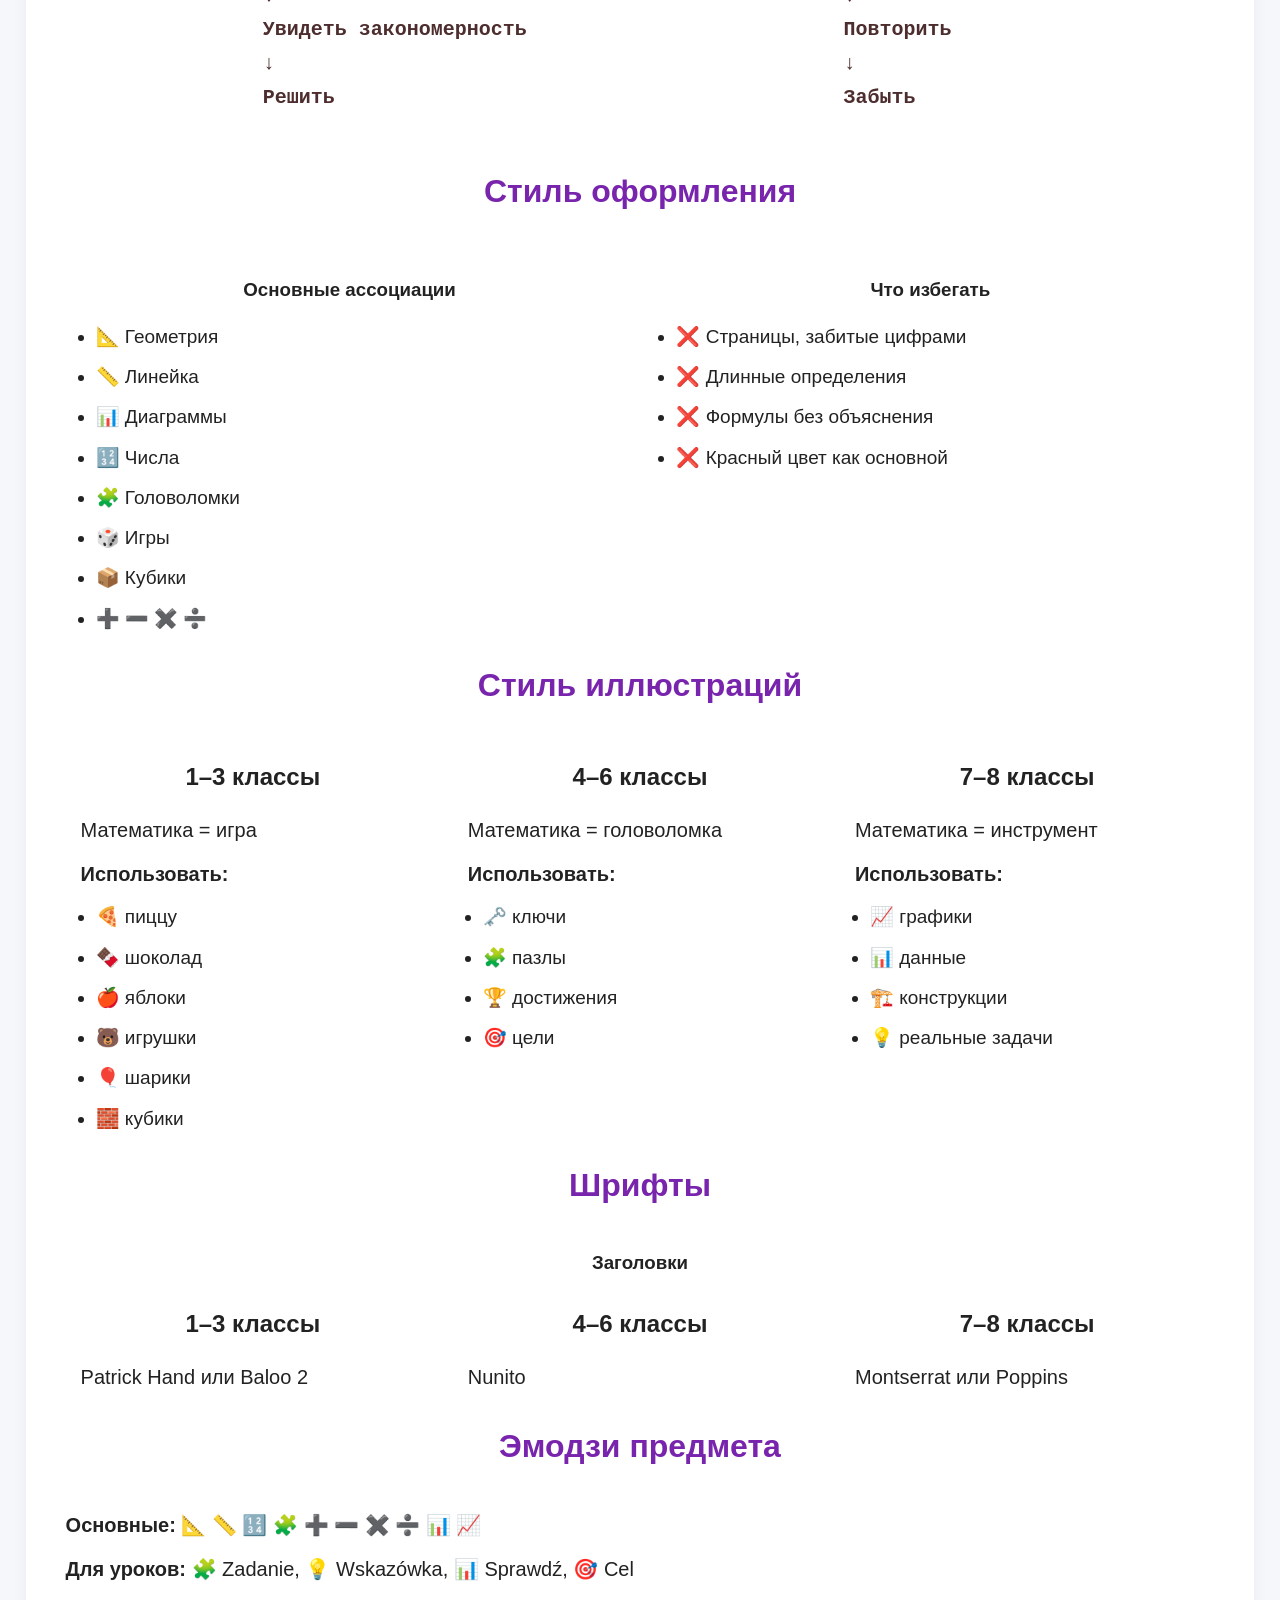
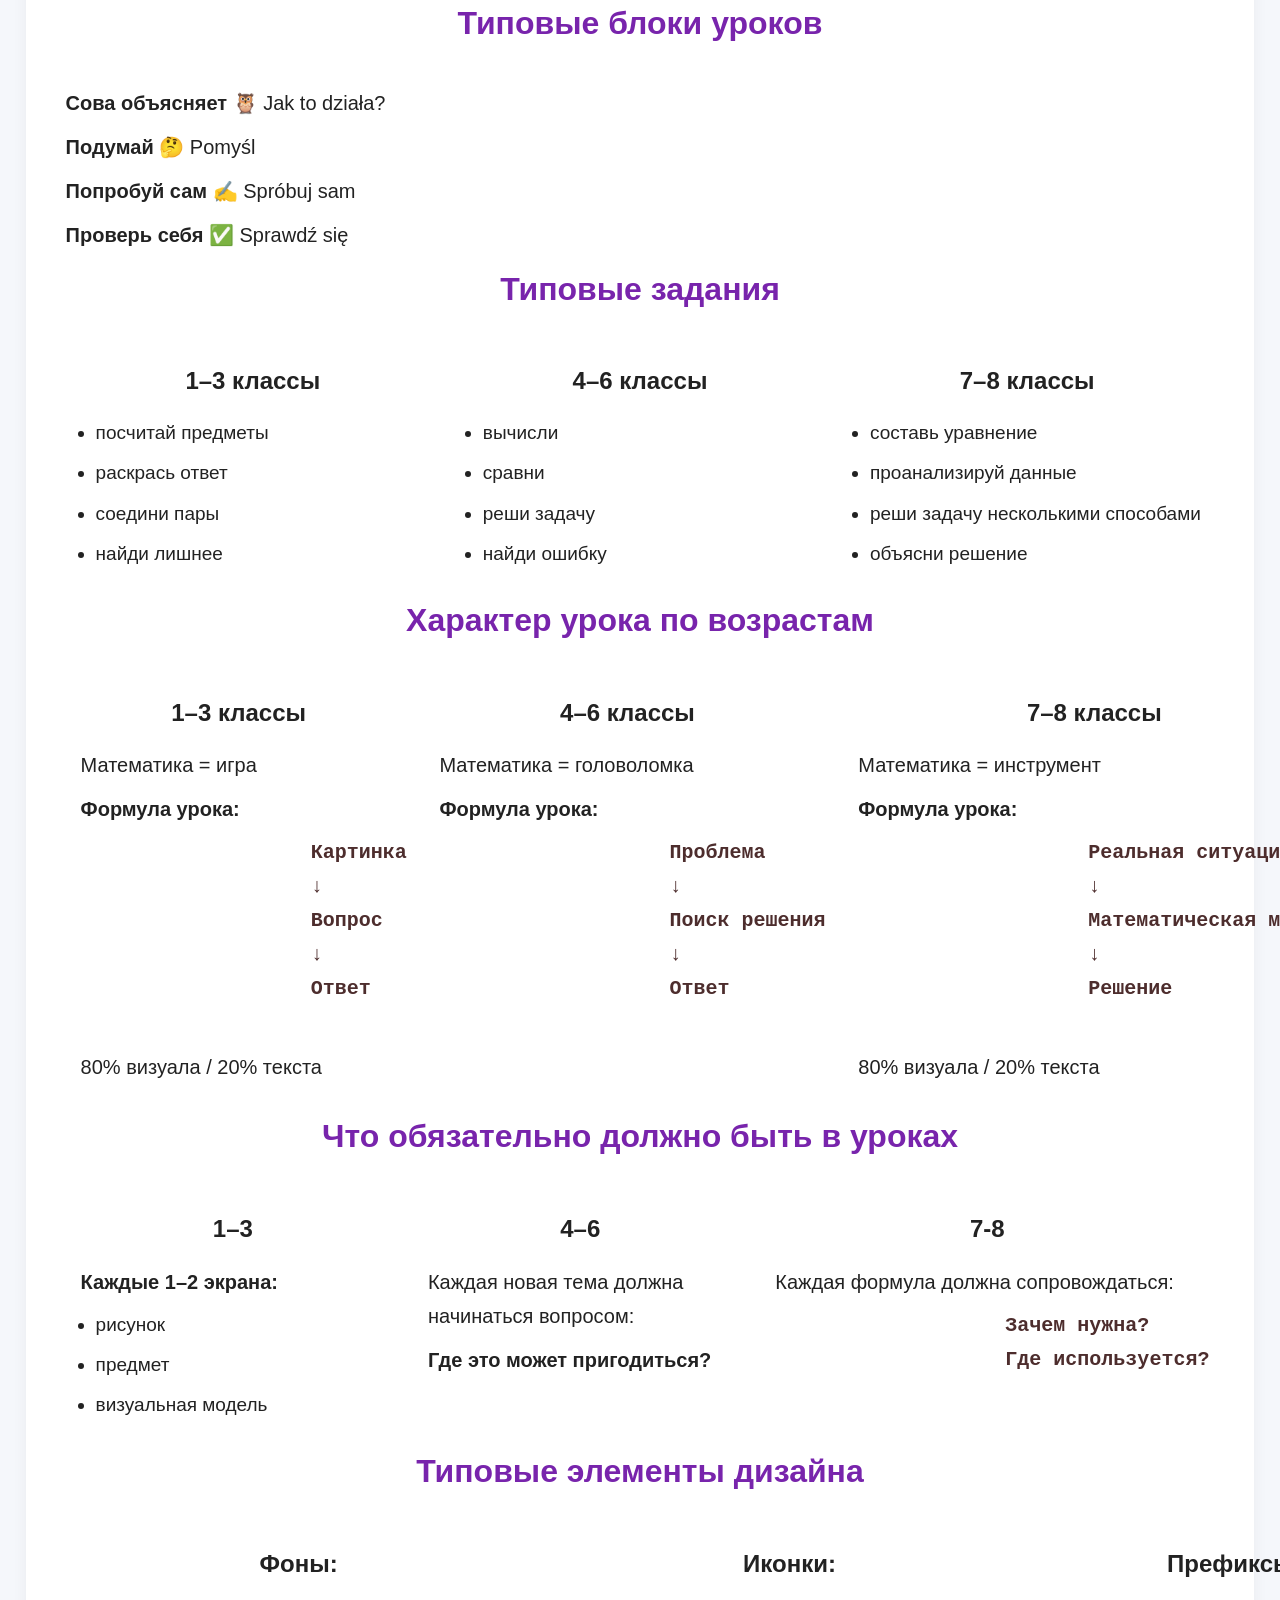
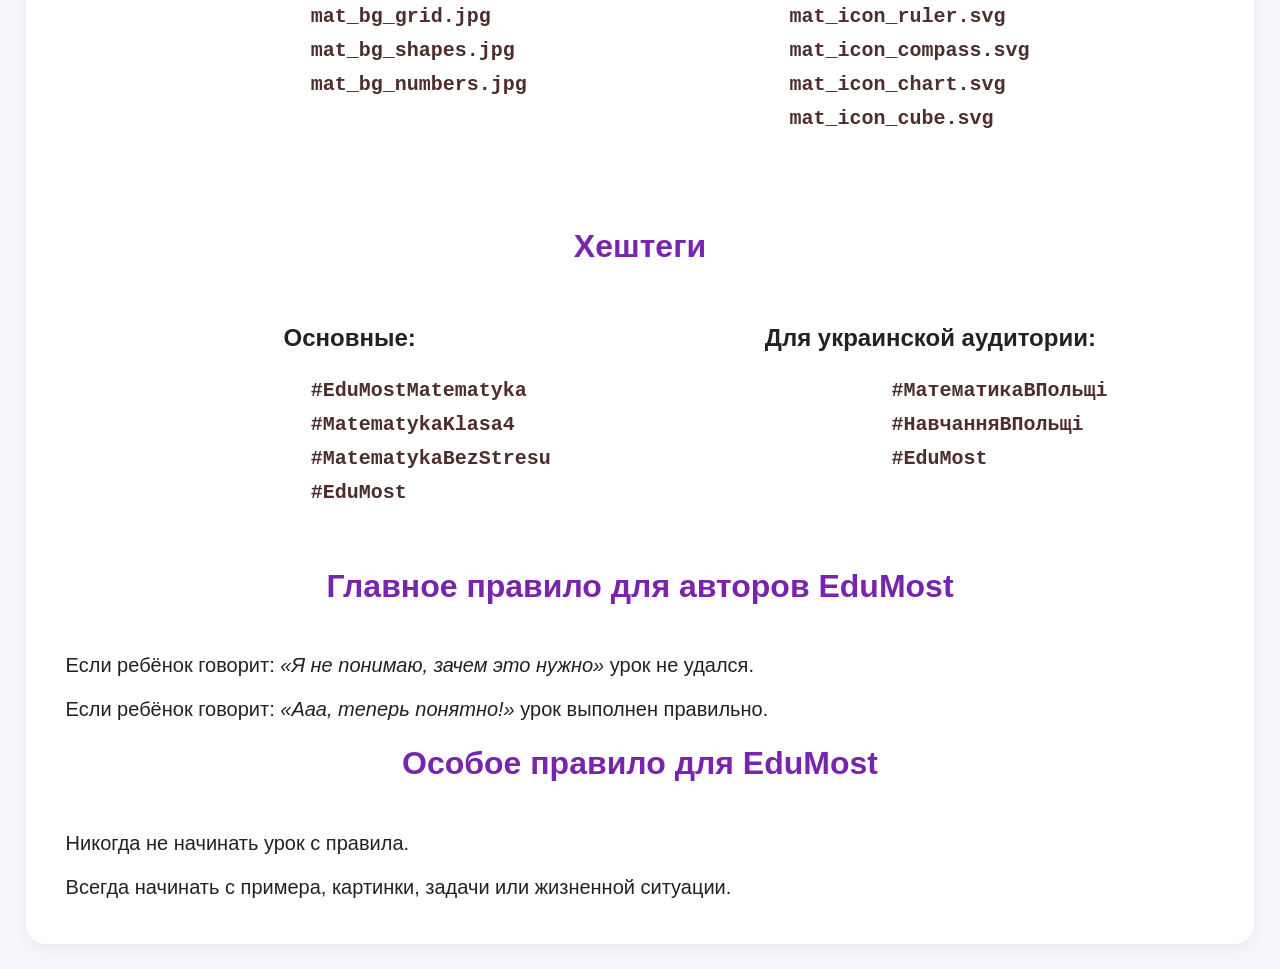
<file: matematyka.html>
<!DOCTYPE html>
<html lang="en">

<head>
    <meta charset="UTF-8">
    <meta name="viewport" content="width=device-width, initial-scale=1.0">
    <title>Document</title>
    <link rel="stylesheet" href="style.css">
    <link rel="stylesheet" href="stylesEdu~MostCatalog">
</head>

<body>
    <header class="hero">
        <h1 id="pageTitle">
            Гайд EduMost
        </h1>
        <p>Реестр разработки EduMost</p>
    </header>
    <nav class="breadcrumbs">
        <a href="index.html">Головна</a>
        <span>/</span>
        <a id="classLink" href="#"> </a>
    </nav>
    <section>
        <h1>📐 EDU MOST SUBJECT GUIDE</h1>
        <h2>Основная информация</h2>
        <table>
            <tr>
                <th>Параметр</th>
                <th>Значение</th>
            </tr>

            <tr>
                <td>Название</td>
                <td>Matematyka</td>
            </tr>

            <tr>
                <td>Код</td>
                <td>MAT</td>
            </tr>

            <tr>
                <td>Иконка</td>
                <td>📐</td>
            </tr>
            <tr>
                <td>Основной цвет</td>
                <td style="color: #4A90E2;">#4A90E2</td>
            </tr>
            <tr>
                <td>Светлый фон</td>
                <td style="color: #EAF4FF;">#EAF4FF</td>
            </tr>
            <tr>
                <td>Цвет кнопок</td>
                <td style="color: #357ABD;">#357ABD</td>
            </tr>
            <tr>
                <td>Цвет рамок</td>
                <td style="color: #90CAF9;">#90CAF9</td>
            </tr>
            <tr>
                <td>Цвет словарика</td>
                <td>Голубой</td>
            </tr>
            <tr>
                <td>Аксессуар совы</td>
                <td>📏 Линейка</td>
            </tr>
            <tr>
                <td>Главный вопрос</td>
                <td>Как это решить?</td>
            </tr>
        </table>
        <!-- Характер предмета -->
        <h2>Характер предмета</h2>
        <p><b>Главная эмоция</b> - 🧩 «Я справлюсь»</p>
        <p>Математика не должна вызывать страх. Она должна вызывать желание найти ответ.</p>
        <h3>Главная философия EduMost</h3>
        <p>Математика — это не набор правил. Математика — это поиск закономерностей.</p>
        <div class="flex">
            <div>
                <p><b>Сначала:</b></p>
                <pre>
                Понять
                ↓
                Увидеть закономерность
                ↓
                Решить
        </pre>
            </div>
            <div>
                <p><b>А не:</b></p>
                <pre>
                Запомнить
                ↓
                Повторить
                ↓
                Забыть
            </pre>
            </div>
        </div>
        <!-- Стиль оформления -->
        <h2>Стиль оформления</h2>
        <div class="flex">
            <div>
                <h3>Основные ассоциации</h3>
                <ul>
                    <li>📐 Геометрия</li>
                    <li>📏 Линейка</li>
                    <li>📊 Диаграммы</li>
                    <li>🔢 Числа</li>
                    <li>🧩 Головоломки</li>
                    <li>🎲 Игры</li>
                    <li>📦 Кубики</li>
                    <li>➕ ➖ ✖️ ➗</li>
                </ul>
            </div>
            <div>
                <h3>Что избегать</h3>
                <ul>
                    <li>❌ Страницы, забитые цифрами</li>
                    <li>❌ Длинные определения</li>
                    <li>❌ Формулы без объяснения</li>
                    <li>❌ Красный цвет как основной</li>
                </ul>
            </div>
        </div>
        <!-- Стиль иллюстраций -->
         <h2>Стиль иллюстраций</h2>
        <div class="flex">
            <div>
                <h4>1–3 классы</h4>
                <p>Математика = игра</p>
                <p><b>Использовать:</b></p>
                <ul>
                    <li>🍕 пиццу</li>
                    <li>🍫 шоколад</li>
                    <li>🍎 яблоки</li>
                    <li>🐻 игрушки</li>
                    <li>🎈 шарики</li>
                    <li>🧱 кубики</li>
                </ul>
            </div>
            <div>
                <h4>4–6 классы</h4>
                <p>Математика = головоломка</p>
                <p><b>Использовать:</b></p>
                <ul>
                    <li>🗝️ ключи</li>
                    <li>🧩 пазлы</li>
                    <li>🏆 достижения</li>
                    <li>🎯 цели</li>
                </ul>
            </div>
            <div>
                <h4>7–8 классы</h4>
                <p>Математика = инструмент</p>
                <p><b>Использовать:</b></p>
                <ul>
                    <li>📈 графики</li>
                    <li>📊 данные</li>
                    <li>🏗️ конструкции</li>
                    <li>💡 реальные задачи</li>
                </ul>
            </div>
        </div>
        <!-- Шрифты  -->
        <h2>Шрифты</h2>
        <h3>Заголовки</h3>
        <div class="flex">
            <div>
                <h4>1–3 классы</h4>
                <p>Patrick Hand или Baloo 2</p>
            </div>
            <div>
                <h4>4–6 классы</h4>
                <p>Nunito</p>
            </div>
            <div>
                <h4>7–8 классы</h4>
                <p>Montserrat или Poppins</p>
            </div>
        </div>
        <!-- Эмодзи предмета -->
        <h2>Эмодзи предмета</h2>
        <p><b>Основные:</b> 📐 📏 🔢 🧩 ➕ ➖ ✖️ ➗ 📊 📈</p>
        <p><b>Для уроков:</b> 🧩 Zadanie, 💡 Wskazówka, 📊 Sprawdź, 🎯 Cel</p>
        <!-- Типовые блоки уроков -->
        <h2>Типовые блоки уроков</h2>
        <p><b>Сова объясняет</b> 🦉 Jak to działa?</p>
        <p><b>Подумай</b> 🤔 Pomyśl</p>
        <p><b>Попробуй сам</b> ✍️ Spróbuj sam</p>
        <p><b>Проверь себя</b> ✅ Sprawdź się</p>
        <!-- Типовые задания -->
        <h2>Типовые задания</h2>
        <div class="flex">
            <div>
                <h4>1–3 классы</h4>
                <ul>
                    <li>посчитай предметы</li>
                    <li>раскрась ответ</li>
                    <li>соедини пары</li>
                    <li>найди лишнее</li>
                </ul>
            </div>
            <div>
                <h4>4–6 классы</h4>
                <ul>
                    <li>вычисли</li>
                    <li>сравни</li>
                    <li>реши задачу</li>
                    <li>найди ошибку</li>
                </ul>
            </div>
            <div>
                <h4>7–8 классы</h4>
                <ul>
                    <li>составь уравнение</li>
                    <li>проанализируй данные</li>
                    <li>реши задачу несколькими способами</li>
                    <li>объясни решение</li>
                </ul>
            </div>
        </div>
        <!-- Характер урока по возрастам -->
        <h2>Характер урока по возрастам</h2>
        <div class="flex">
            <div>
                <h4>1–3 классы</h4>
                <p>Математика = игра</p>
                <p><b>Формула урока:</b></p>
                <pre>
                    Картинка
                    ↓
                    Вопрос
                    ↓
                    Ответ
                </pre>
                <p>80% визуала / 20% текста</p>
            </div>
            <div>
                <h4>4–6 классы</h4>
                <p>Математика = головоломка</p>
                <p><b>Формула урока:</b></p>
                <pre>
                    Проблема
                    ↓
                    Поиск решения
                    ↓
                    Ответ
                </pre>
            </div>
            <div>
                <h4>7–8 классы</h4>
                <p>Математика = инструмент</p>
                <p><b>Формула урока:</b></p>
                <pre>
                    Реальная ситуация
                    ↓
                    Математическая модель
                    ↓
                    Решение
                </pre>
                <p>80% визуала / 20% текста</p>
            </div>
        </div>
        <!-- Что обязательно должно быть в уроках -->
        <h2>Что обязательно должно быть в уроках</h2>
        <div class="flex">
            <div>
                <h4>1–3</h4>
                <p><b>Каждые 1–2 экрана:</b></p>
                <ul>
                    <li>рисунок</li>
                    <li>предмет</li>
                    <li>визуальная модель</li>
                </ul>
            </div>
            <div>
                <h4>4–6</h4>
                <p>Каждая новая тема должна начинаться вопросом:</p>
                <p><b>Где это может пригодиться?</b></p>
            </div>
            <div>
                <h4>7-8</h4>
                <p>Каждая формула должна сопровождаться:</p>
                <pre>
                    Зачем нужна?
                    Где используется?
                </pre>
            </div>
        </div>
        <!-- Типовые элементы дизайна -->
        <h2>Типовые элементы дизайна</h2>
        <div class="flex">
            <div>
                <h4>Фоны:</h4>
                <pre>
                    mat_bg_grid.jpg
                    mat_bg_shapes.jpg
                    mat_bg_numbers.jpg
                </pre>
            </div>
            <div>
                <h4>Иконки:</h4>
                <pre>
                    mat_icon_ruler.svg
                    mat_icon_compass.svg
                    mat_icon_chart.svg
                    mat_icon_cube.svg
                </pre>
            </div>
            <div>
                <h4>Префиксы файлов</h4>
                <pre>
                    mat_cover_01.jpg
                    mat_quiz_01.png
                    mat_task_01.png
                    mat_bg_01.jpg
                    mat_formula_01.png
                </pre>
            </div>
        </div>
        <!-- Хештеги -->
        <h2>Хештеги</h2>
        <div class="flex">
            <div>
                <h4>Основные:</h4>
                <pre>
                    #EduMostMatematyka
                    #MatematykaKlasa4
                    #MatematykaBezStresu
                    #EduMost
                </pre>
            </div>
            <div>
                <h4>Для украинской аудитории:</h4>
                <pre>
                    #МатематикаВПольщі
                    #НавчанняВПольщі
                    #EduMost
                </pre>
            </div>
        </div>
        <!-- Главное правило для авторов EduMost -->
        <h2>Главное правило для авторов EduMost</h2>
        <p>Если ребёнок говорит: <em>«Я не понимаю, зачем это нужно»</em> урок не удался.</p>
        <p>Если ребёнок говорит: <em>«Ааа, теперь понятно!»</em> урок выполнен правильно.</p>
        <!-- Особое правило для EduMost -->
        <h2>Особое правило для EduMost</h2>
        <p>Никогда не начинать урок с правила.</p>
        <p>Всегда начинать с примера, картинки, задачи или жизненной ситуации.</p>
    </section>
</body>

</html>
</file>
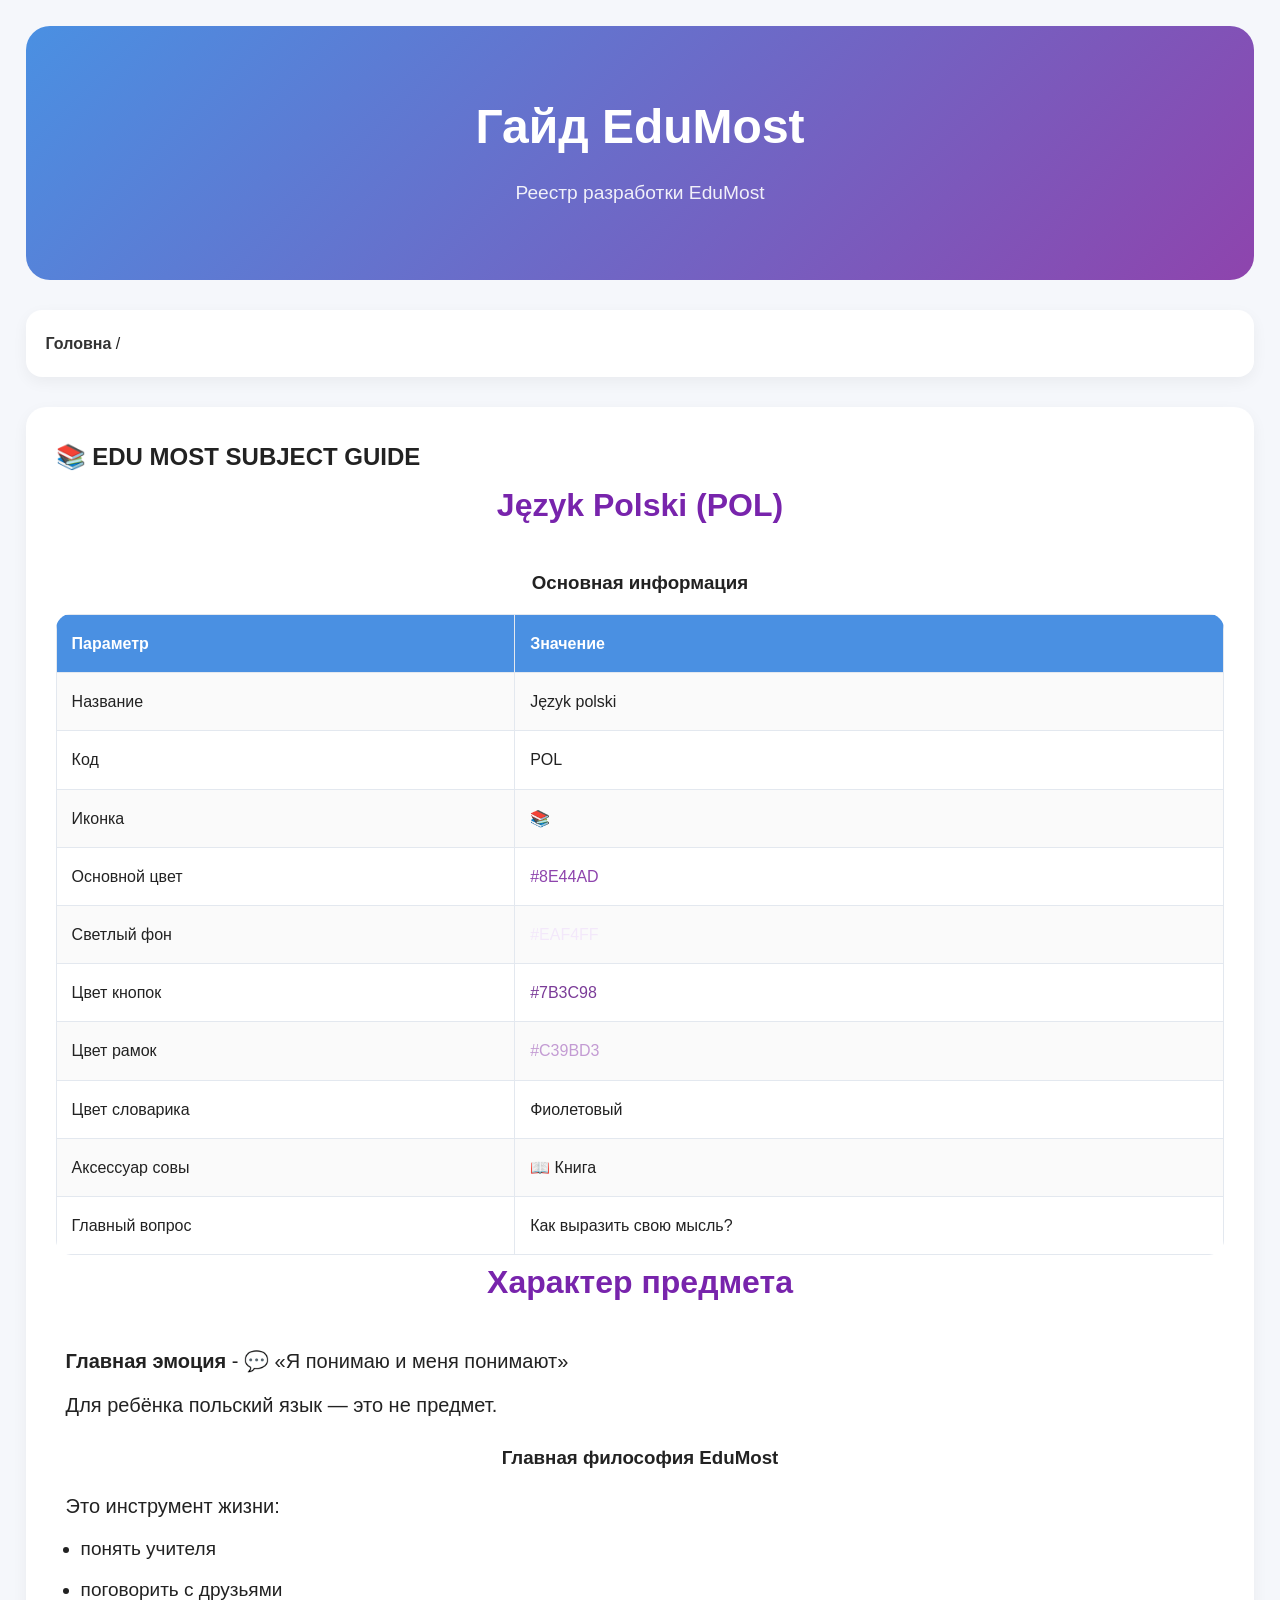
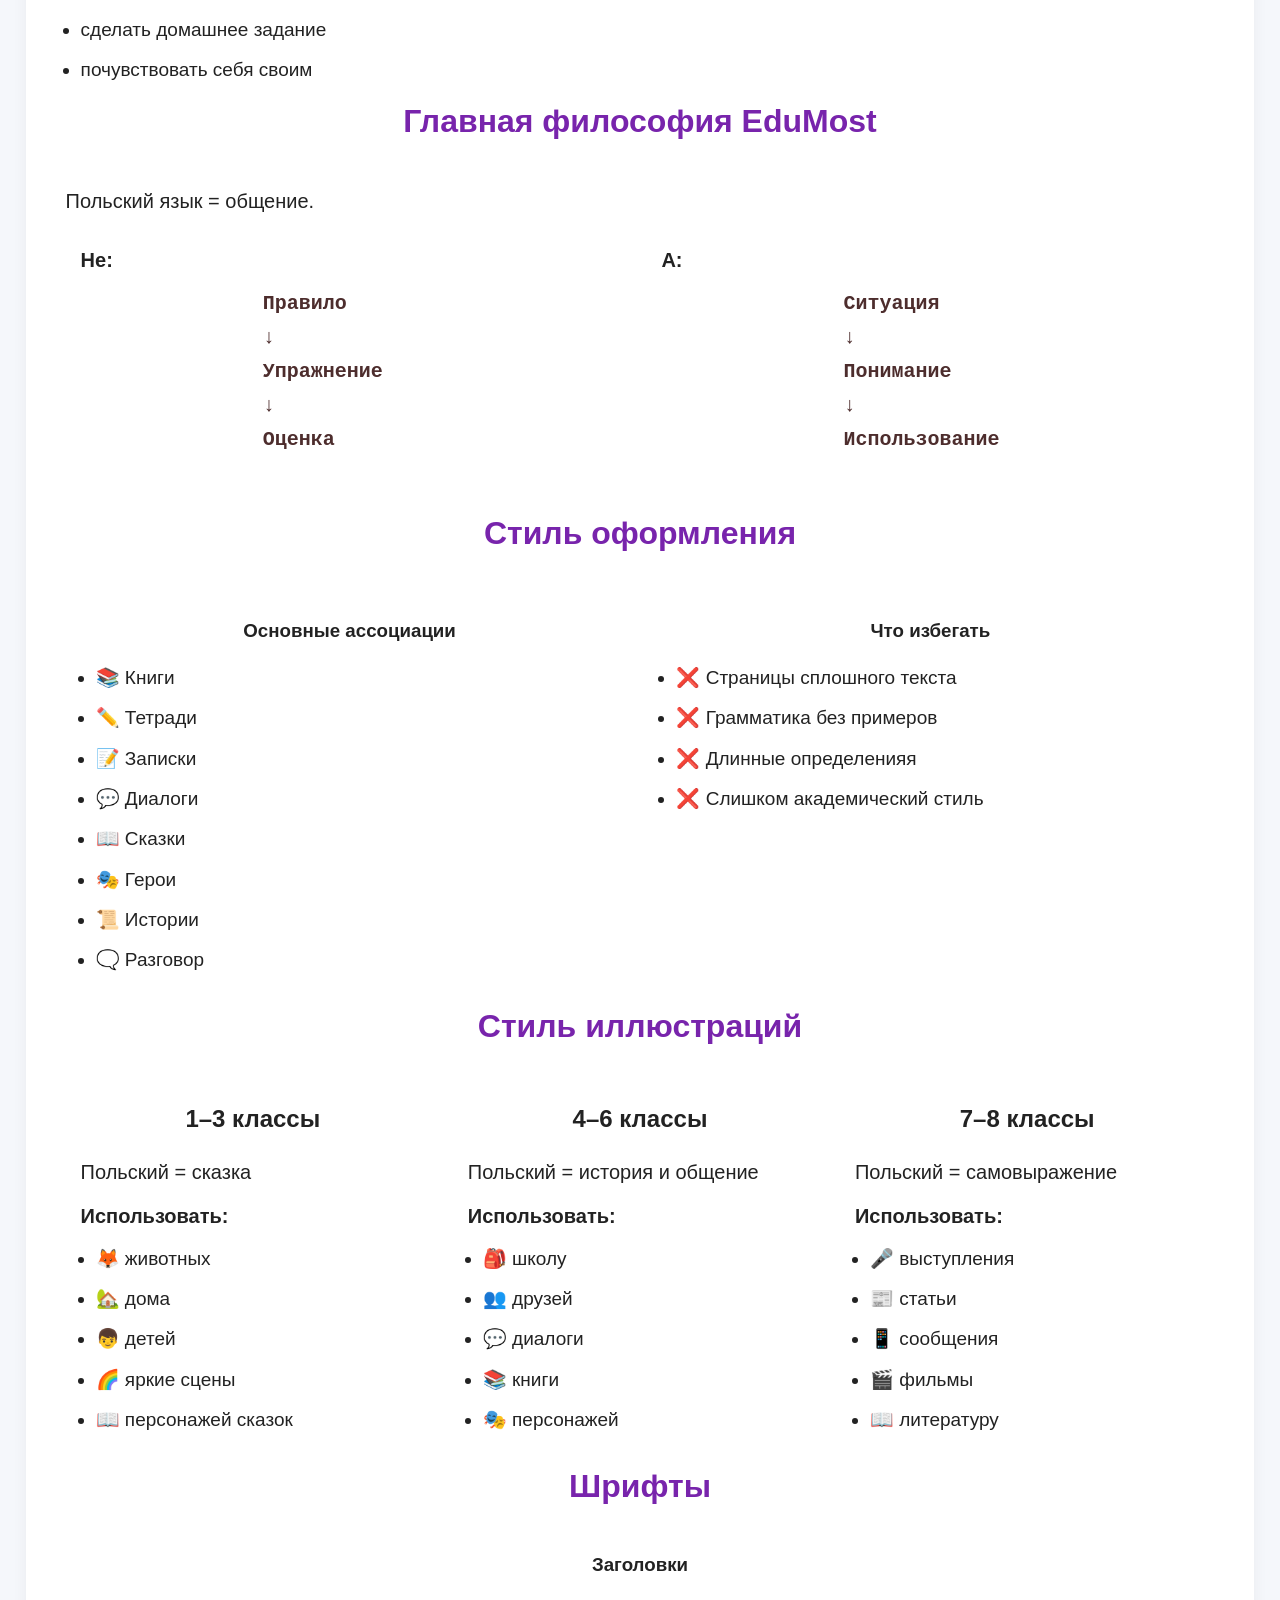
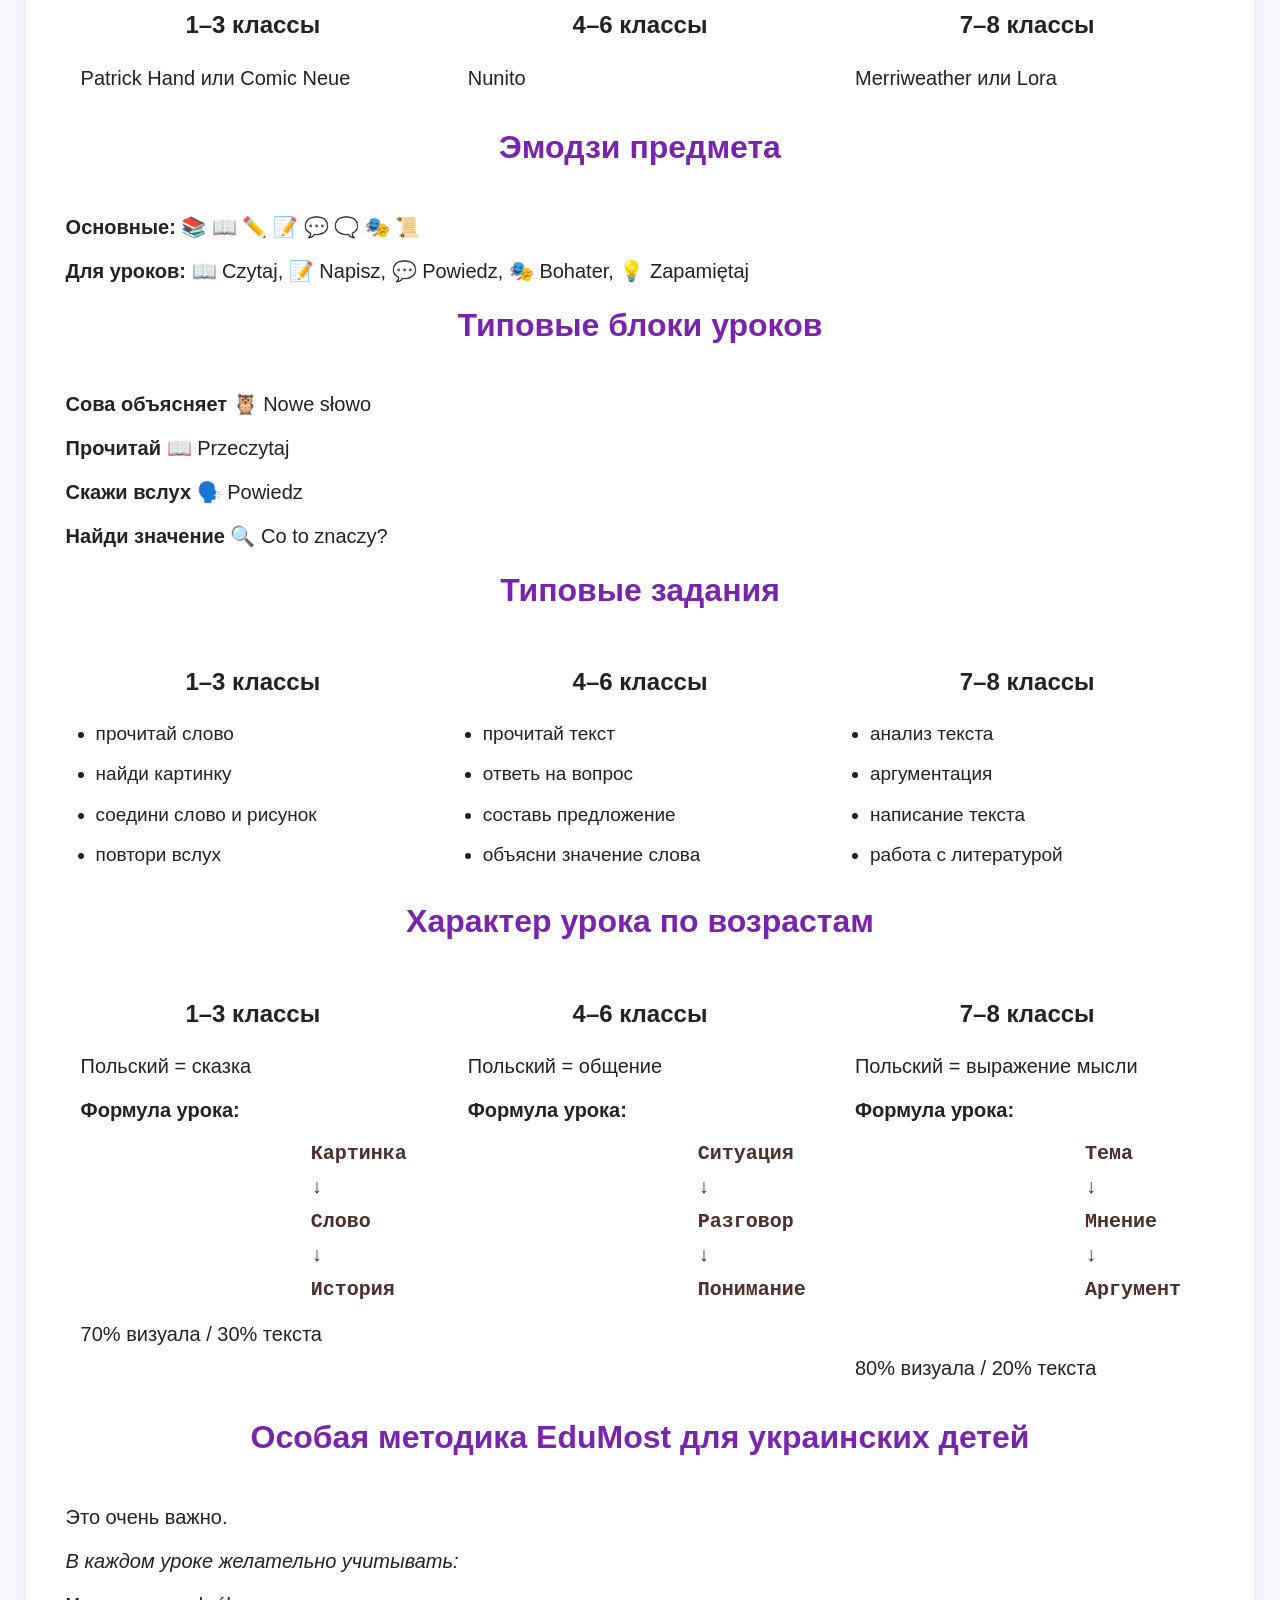
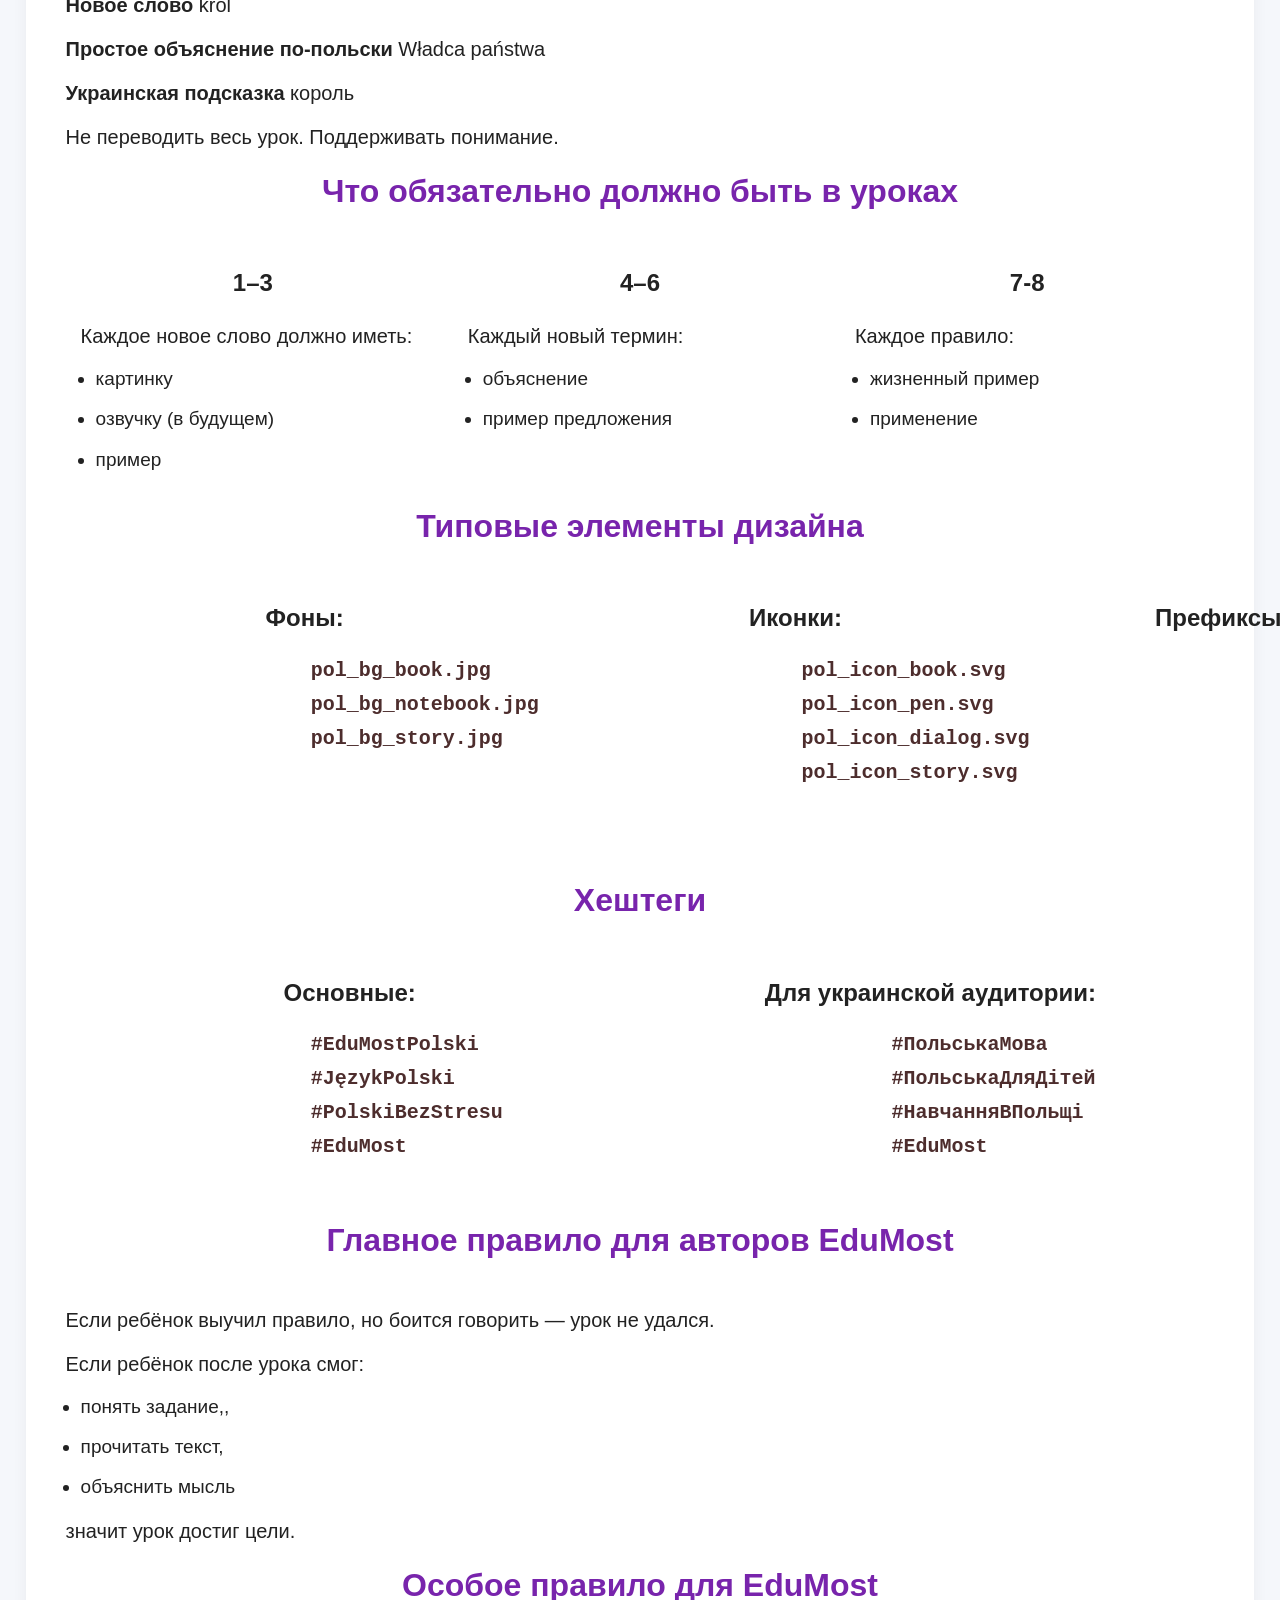
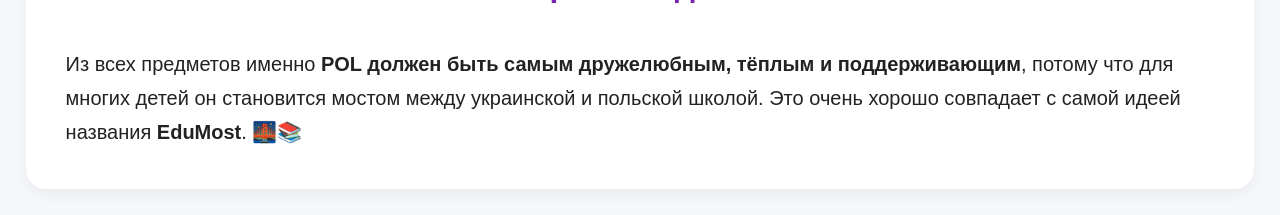
<file: polski.html>
<!DOCTYPE html>
<html lang="en">

<head>
    <meta charset="UTF-8">
    <meta name="viewport" content="width=device-width, initial-scale=1.0">
    <title>Polski</title>
    <link rel="stylesheet" href="style.css">
    <link rel="stylesheet" href="stylesEdu~MostCatalog">
</head>

<body>
    <header class="hero">
        <h1 id="pageTitle">
            Гайд EduMost
        </h1>
        <p>Реестр разработки EduMost</p>
    </header>
    <nav class="breadcrumbs">
        <a href="index.html">Головна</a>
        <span>/</span>
        <a id="classLink" href="#"> </a>
    </nav>
    <section>
        <h1>📚 EDU MOST SUBJECT GUIDE</h1>
        <h2>Język Polski (POL)</h2>
        <h3>Основная информация</h3>
        <table>
            <tr>
                <th>Параметр</th>
                <th>Значение</th>
            </tr>

            <tr>
                <td>Название</td>
                <td>Język polski</td>
            </tr>

            <tr>
                <td>Код</td>
                <td>POL</td>
            </tr>

            <tr>
                <td>Иконка</td>
                <td>📚</td>
            </tr>
            <tr>
                <td>Основной цвет</td>
                <td style="color: #8E44AD;">#8E44AD</td>
            </tr>
            <tr>
                <td>Светлый фон</td>
                <td style="color: #F3E8FA;">#EAF4FF</td>
            </tr>
            <tr>
                <td>Цвет кнопок</td>
                <td style="color: #7B3C98;">#7B3C98</td>
            </tr>
            <tr>
                <td>Цвет рамок</td>
                <td style="color: #C39BD3;">#C39BD3</td>
            </tr>
            <tr>
                <td>Цвет словарика</td>
                <td>Фиолетовый</td>
            </tr>
            <tr>
                <td>Аксессуар совы</td>
                <td>📖 Книга</td>
            </tr>
            <tr>
                <td>Главный вопрос</td>
                <td>Как выразить свою мысль?</td>
            </tr>
        </table>
        <!-- Характер предмета -->
        <h2>Характер предмета</h2>
        <p><b>Главная эмоция</b> - 💬 «Я понимаю и меня понимают»</p>
        <p>Для ребёнка польский язык — это не предмет.</p>
        <h3>Главная философия EduMost</h3>
        <p>Это инструмент жизни:</p>
        <ul>
            <li>понять учителя</li>
            <li>поговорить с друзьями</li>
            <li>сделать домашнее задание</li>
            <li>почувствовать себя своим</li>
        </ul>
        <!-- Главная философия EduMost -->
        <h2>Главная философия EduMost</h2>
        <p>Польский язык = общение.</p>
        <div class="flex">
            <div>
                <p><b>Не:</b></p>
                <pre>
                Правило
                ↓
                Упражнение
                ↓
                Оценка
        </pre>
            </div>
            <div>
                <p><b>А:</b></p>
                <pre>
                Ситуация
                ↓
                Понимание
                ↓
                Использование
            </pre>
            </div>
        </div>
        <!-- Стиль оформления -->
        <h2>Стиль оформления</h2>
        <div class="flex">
            <div>
                <h3>Основные ассоциации</h3>
                <ul>
                    <li>📚 Книги</li>
                    <li>✏️ Тетради</li>
                    <li>📝 Записки</li>
                    <li>💬 Диалоги</li>
                    <li>📖 Сказки</li>
                    <li>🎭 Герои</li>
                    <li>📜 Истории</li>
                    <li>🗨️ Разговор</li>
                </ul>
            </div>
            <div>
                <h3>Что избегать</h3>
                <ul>
                    <li>❌ Страницы сплошного текста</li>
                    <li>❌ Грамматика без примеров</li>
                    <li>❌ Длинные определенияя</li>
                    <li>❌ Слишком академический стиль</li>
                </ul>
            </div>
        </div>
        <!-- Стиль иллюстраций -->
        <h2>Стиль иллюстраций</h2>
        <div class="flex">
            <div>
                <h4>1–3 классы</h4>
                <p>Польский = сказка</p>
                <p><b>Использовать:</b></p>
                <ul>
                    <li>🦊 животных</li>
                    <li>🏡 дома</li>
                    <li>👦 детей</li>
                    <li>🌈 яркие сцены</li>
                    <li>📖 персонажей сказок</li>
                </ul>
            </div>
            <div>
                <h4>4–6 классы</h4>
                <p>Польский = история и общение</p>
                <p><b>Использовать:</b></p>
                <ul>
                    <li>🎒 школу</li>
                    <li>👥 друзей</li>
                    <li>💬 диалоги</li>
                    <li>📚 книги</li>
                    <li>🎭 персонажей</li>
                </ul>
            </div>
            <div>
                <h4>7–8 классы</h4>
                <p>Польский = самовыражение</p>
                <p><b>Использовать:</b></p>
                <ul>
                    <li>🎤 выступления</li>
                    <li>📰 статьи</li>
                    <li>📱 сообщения</li>
                    <li>🎬 фильмы</li>
                    <li>📖 литературу</li>
                </ul>
            </div>
        </div>
        <!-- Шрифты  -->
        <h2>Шрифты</h2>
        <h3>Заголовки</h3>
        <div class="flex">
            <div>
                <h4>1–3 классы</h4>
                <p>Patrick Hand или Comic Neue</p>
            </div>
            <div>
                <h4>4–6 классы</h4>
                <p>Nunito</p>
            </div>
            <div>
                <h4>7–8 классы</h4>
                <p>Merriweather или Lora</p>
            </div>
        </div>
        <!-- Эмодзи предмета -->
        <h2>Эмодзи предмета</h2>
        <p><b>Основные:</b> 📚 📖 ✏️ 📝 💬 🗨️ 🎭 📜</p>
        <p><b>Для уроков:</b> 📖 Czytaj, 📝 Napisz, 💬 Powiedz, 🎭 Bohater, 💡 Zapamiętaj</p>
        <!-- Типовые блоки уроков -->
        <h2>Типовые блоки уроков</h2>
        <p><b>Сова объясняет</b> 🦉 Nowe słowo</p>
        <p><b>Прочитай</b> 📖 Przeczytaj</p>
        <p><b>Скажи вслух</b> 🗣️ Powiedz</p>
        <p><b>Найди значение</b> 🔍 Co to znaczy?</p>
        <!-- Типовые задания -->
        <h2>Типовые задания</h2>
        <div class="flex">
            <div>
                <h4>1–3 классы</h4>
                <ul>
                    <li>прочитай слово</li>
                    <li>найди картинку</li>
                    <li>соедини слово и рисунок</li>
                    <li>повтори вслух</li>
                </ul>
            </div>
            <div>
                <h4>4–6 классы</h4>
                <ul>
                    <li>прочитай текст</li>
                    <li>ответь на вопрос</li>
                    <li>составь предложение</li>
                    <li>объясни значение слова</li>
                </ul>
            </div>
            <div>
                <h4>7–8 классы</h4>
                <ul>
                    <li>анализ текста</li>
                    <li>аргументация</li>
                    <li>написание текста</li>
                    <li>работа с литературой</li>
                </ul>
            </div>
        </div>
        <!-- Характер урока по возрастам -->
        <h2>Характер урока по возрастам</h2>
        <div class="flex">
            <div>
                <h4>1–3 классы</h4>
                <p>Польский = сказка</p>
                <p><b>Формула урока:</b></p>
                <pre>
                    Картинка
                    ↓
                    Слово
                    ↓
                    История</pre>
                <p>70% визуала / 30% текста</p>
            </div>
            <div>
                <h4>4–6 классы</h4>
                <p>Польский = общение</p>
                <p><b>Формула урока:</b></p>
                <pre>
                    Ситуация
                    ↓
                    Разговор
                    ↓
                    Понимание
                </pre>
            </div>
            <div>
                <h4>7–8 классы</h4>
                <p>Польский = выражение мысли</p>
                <p><b>Формула урока:</b></p>
                <pre>
                    Тема
                    ↓
                    Мнение
                    ↓
                    Аргумент
                </pre>
                <p>80% визуала / 20% текста</p>
            </div>
        </div>
        <!-- Особая методика EduMost для украинских детей -->
        <h2>Особая методика EduMost для украинских детей</h2>
        <p>Это очень важно.</p>
        <p><em>В каждом уроке желательно учитывать:</em></p>
        <p><b>Новое слово</b> król</p>
        <p><b>Простое объяснение по-польски</b> Władca państwa</p>
        <p><b>Украинская подсказка</b> король</p>
        <p>Не переводить весь урок. Поддерживать понимание.</p>

        <!-- Что обязательно должно быть в уроках -->
        <h2>Что обязательно должно быть в уроках</h2>
        <div class="flex">
            <div>
                <h4>1–3</h4>
                <p>Каждое новое слово должно иметь:</p>
                <ul>
                    <li>картинку</li>
                    <li>озвучку (в будущем)</li>
                    <li>пример</li>
                </ul>
            </div>
            <div>
                <h4>4–6</h4>
                <p>Каждый новый термин:</p>
                <ul>
                    <li>объяснение</li>
                    <li>пример предложения</li>
                </ul>
            </div>
            <div>
                <h4>7-8</h4>
                <p>Каждое правило:</p>
                <ul>
                    <li>жизненный пример</li>
                    <li>применение</li>
                </ul>
            </div>
        </div>
        <!-- Типовые элементы дизайна -->
        <h2>Типовые элементы дизайна</h2>
        <div class="flex">
            <div>
                <h4>Фоны:</h4>
                <pre>
                    pol_bg_book.jpg
                    pol_bg_notebook.jpg
                    pol_bg_story.jpg
                </pre>
            </div>
            <div>
                <h4>Иконки:</h4>
                <pre>
                    pol_icon_book.svg
                    pol_icon_pen.svg
                    pol_icon_dialog.svg
                    pol_icon_story.svg
                </pre>
            </div>
            <div>
                <h4>Префиксы файлов</h4>
                <pre>
                    pol_cover_01.jpg
                    pol_story_01.png
                    pol_word_01.png
                    pol_quiz_01.png
                    pol_bg_01.jpg
                </pre>
            </div>
        </div>
        <!-- Хештеги -->
        <h2>Хештеги</h2>
        <div class="flex">
            <div>
                <h4>Основные:</h4>
                <pre>
                    #EduMostPolski
                    #JęzykPolski
                    #PolskiBezStresu
                    #EduMost
                </pre>
            </div>
            <div>
                <h4>Для украинской аудитории:</h4>
                <pre>
                    #ПольськаМова
                    #ПольськаДляДітей
                    #НавчанняВПольщі
                    #EduMost
                </pre>
            </div>
        </div>
        <!-- Главное правило для авторов EduMost -->
        <h2>Главное правило для авторов EduMost</h2>
        <p>Если ребёнок выучил правило, но боится говорить — урок не удался.</p>
        <p>Если ребёнок после урока смог:</p>
        <ul>
            <li>понять задание,,</li>
            <li>прочитать текст,</li>
            <li>объяснить мысль</li>
        </ul>
        <p>значит урок достиг цели.</p>
        <!-- Особое правило для EduMost -->
        <h2>Особое правило для EduMost</h2>
        <p>Из всех предметов именно <b>POL должен быть самым дружелюбным, тёплым и поддерживающим</b>, потому что для многих детей он становится мостом между украинской и польской школой. Это очень хорошо совпадает с самой идеей названия <b>EduMost</b>. 🌉📚</p>
    </section>
</body>

</html>
</file>
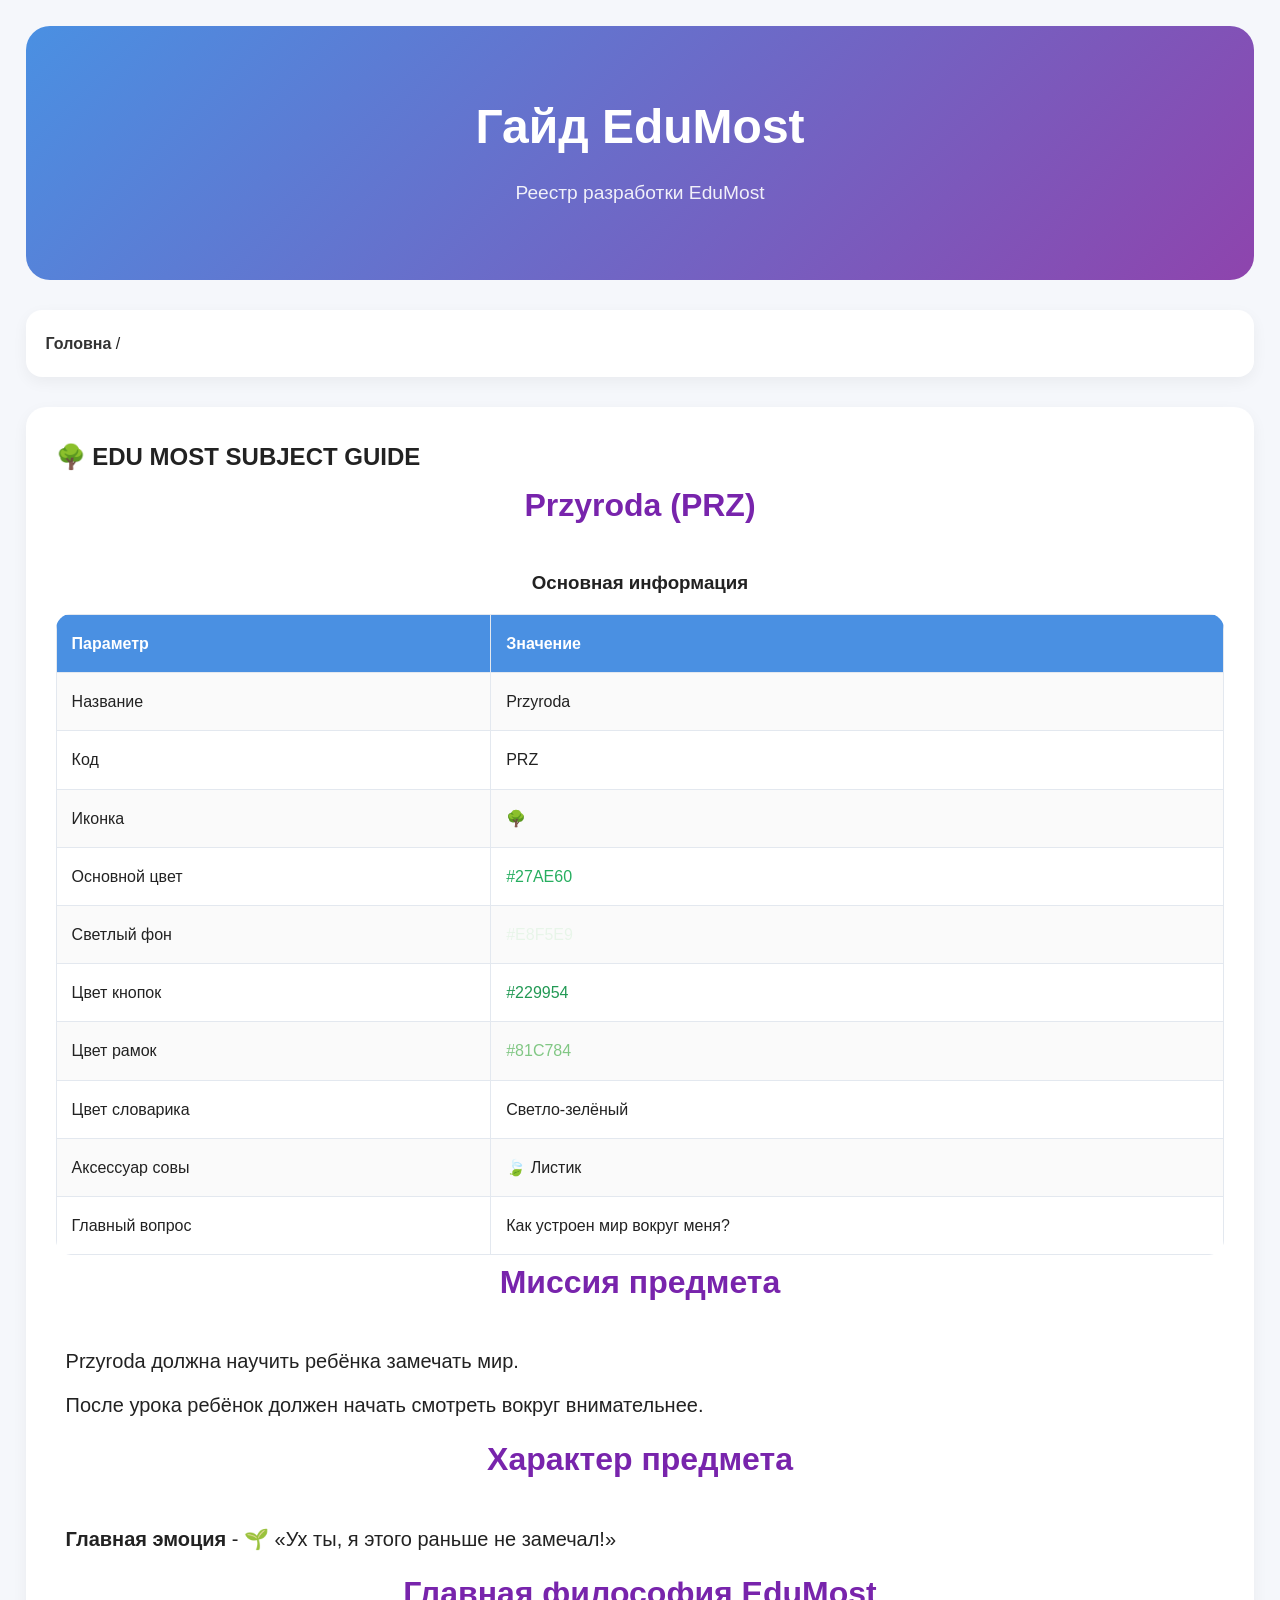
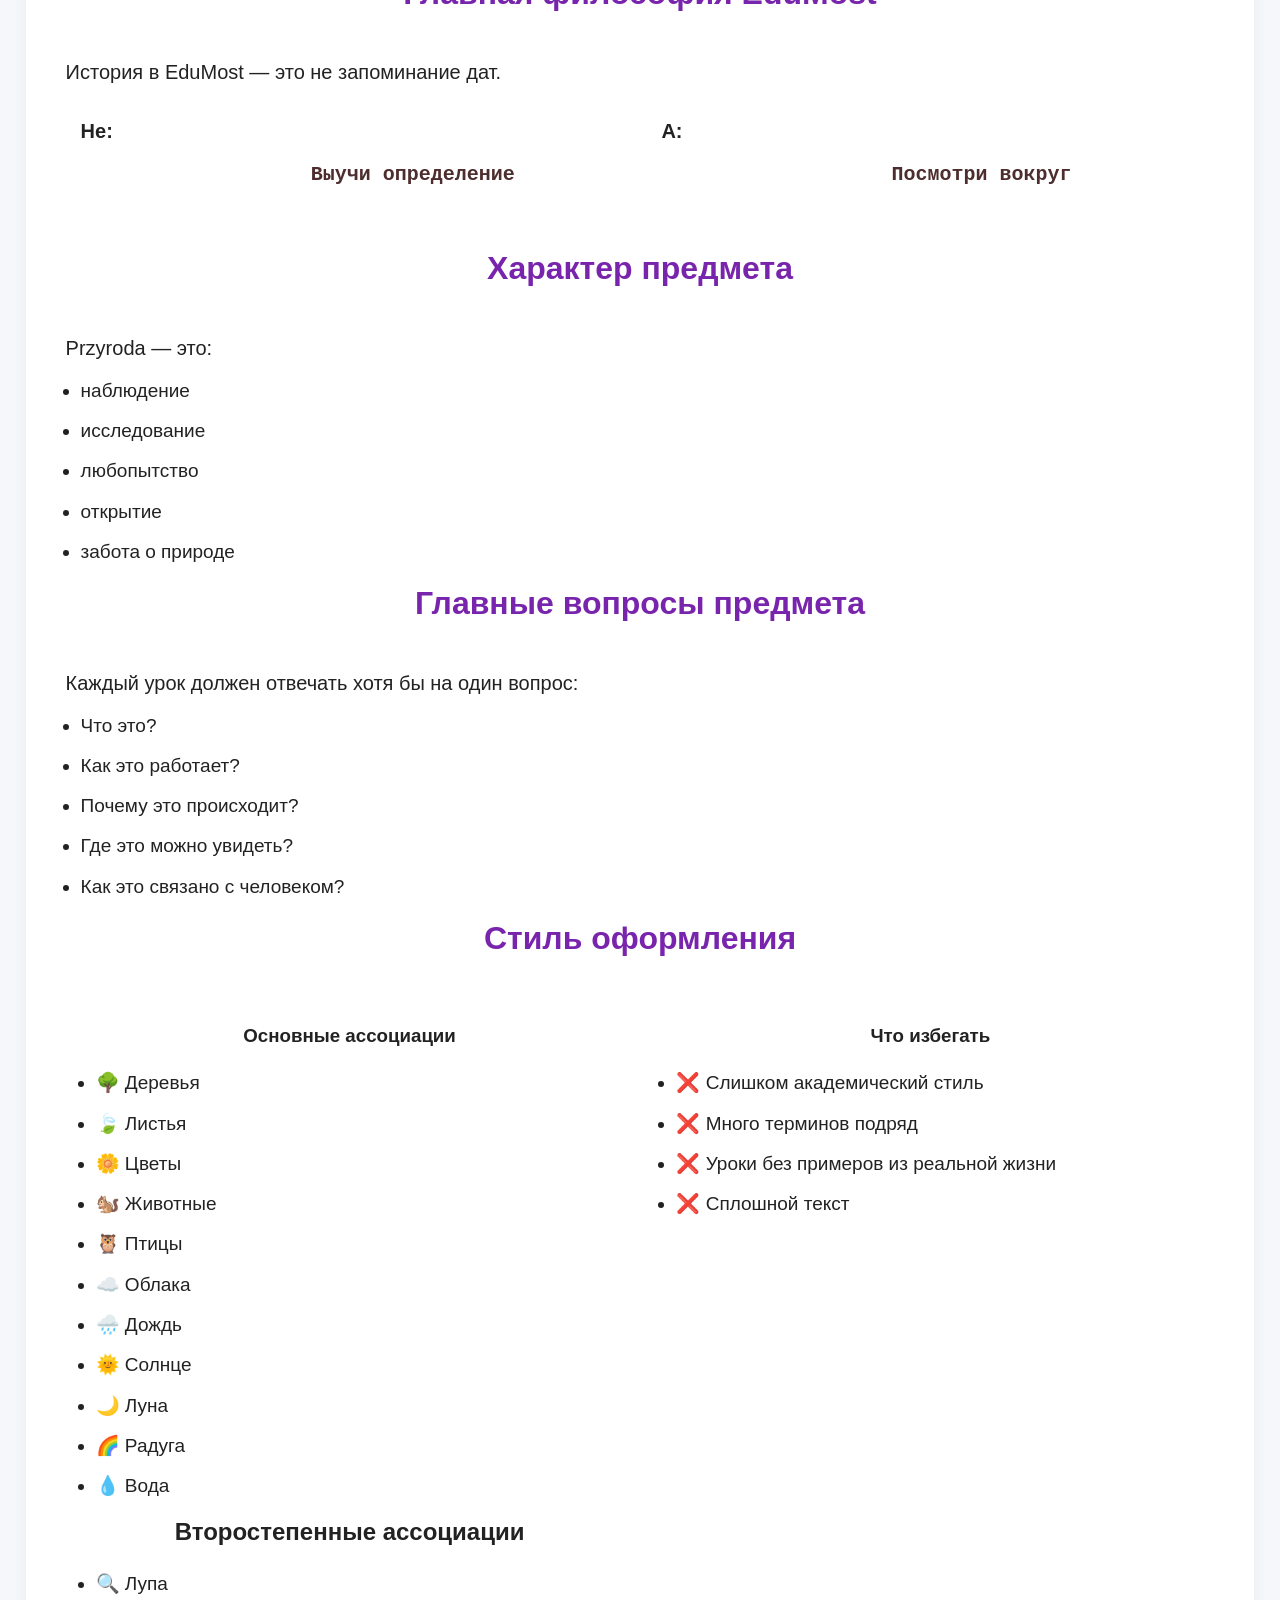
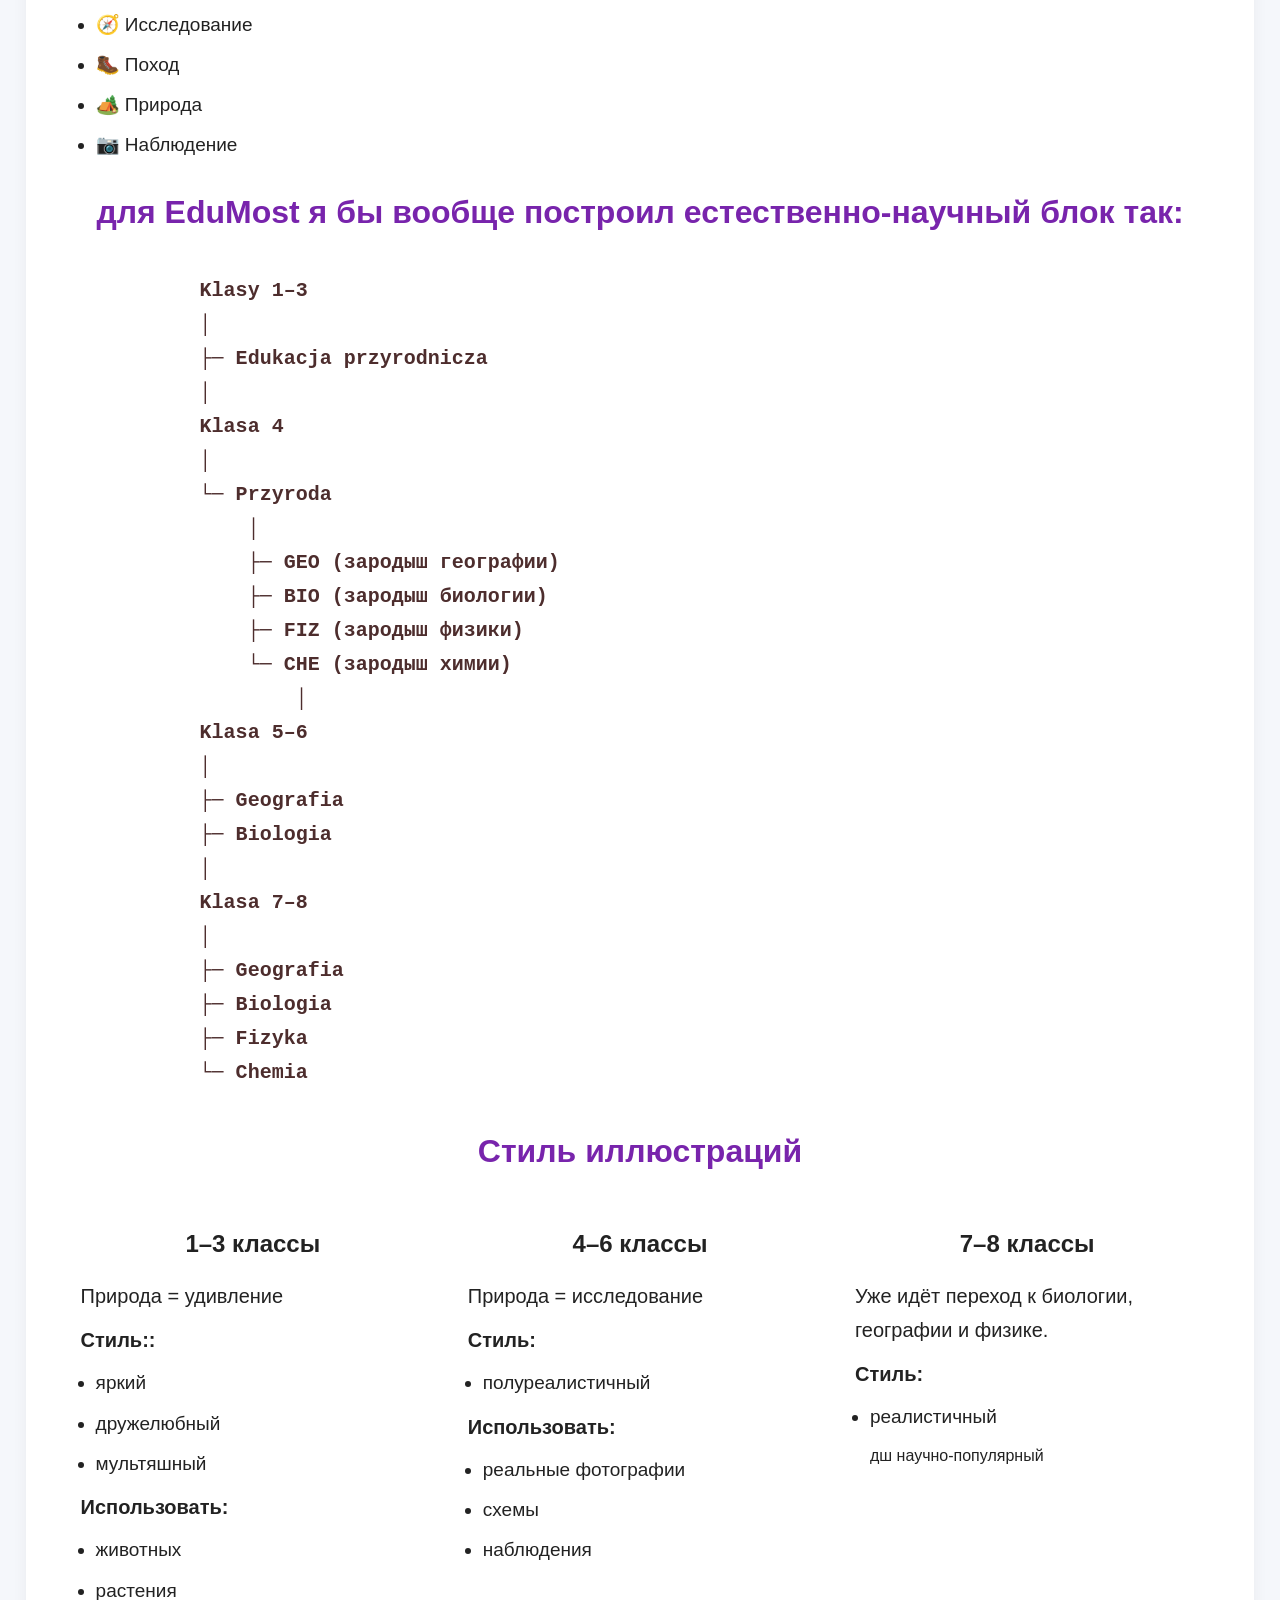
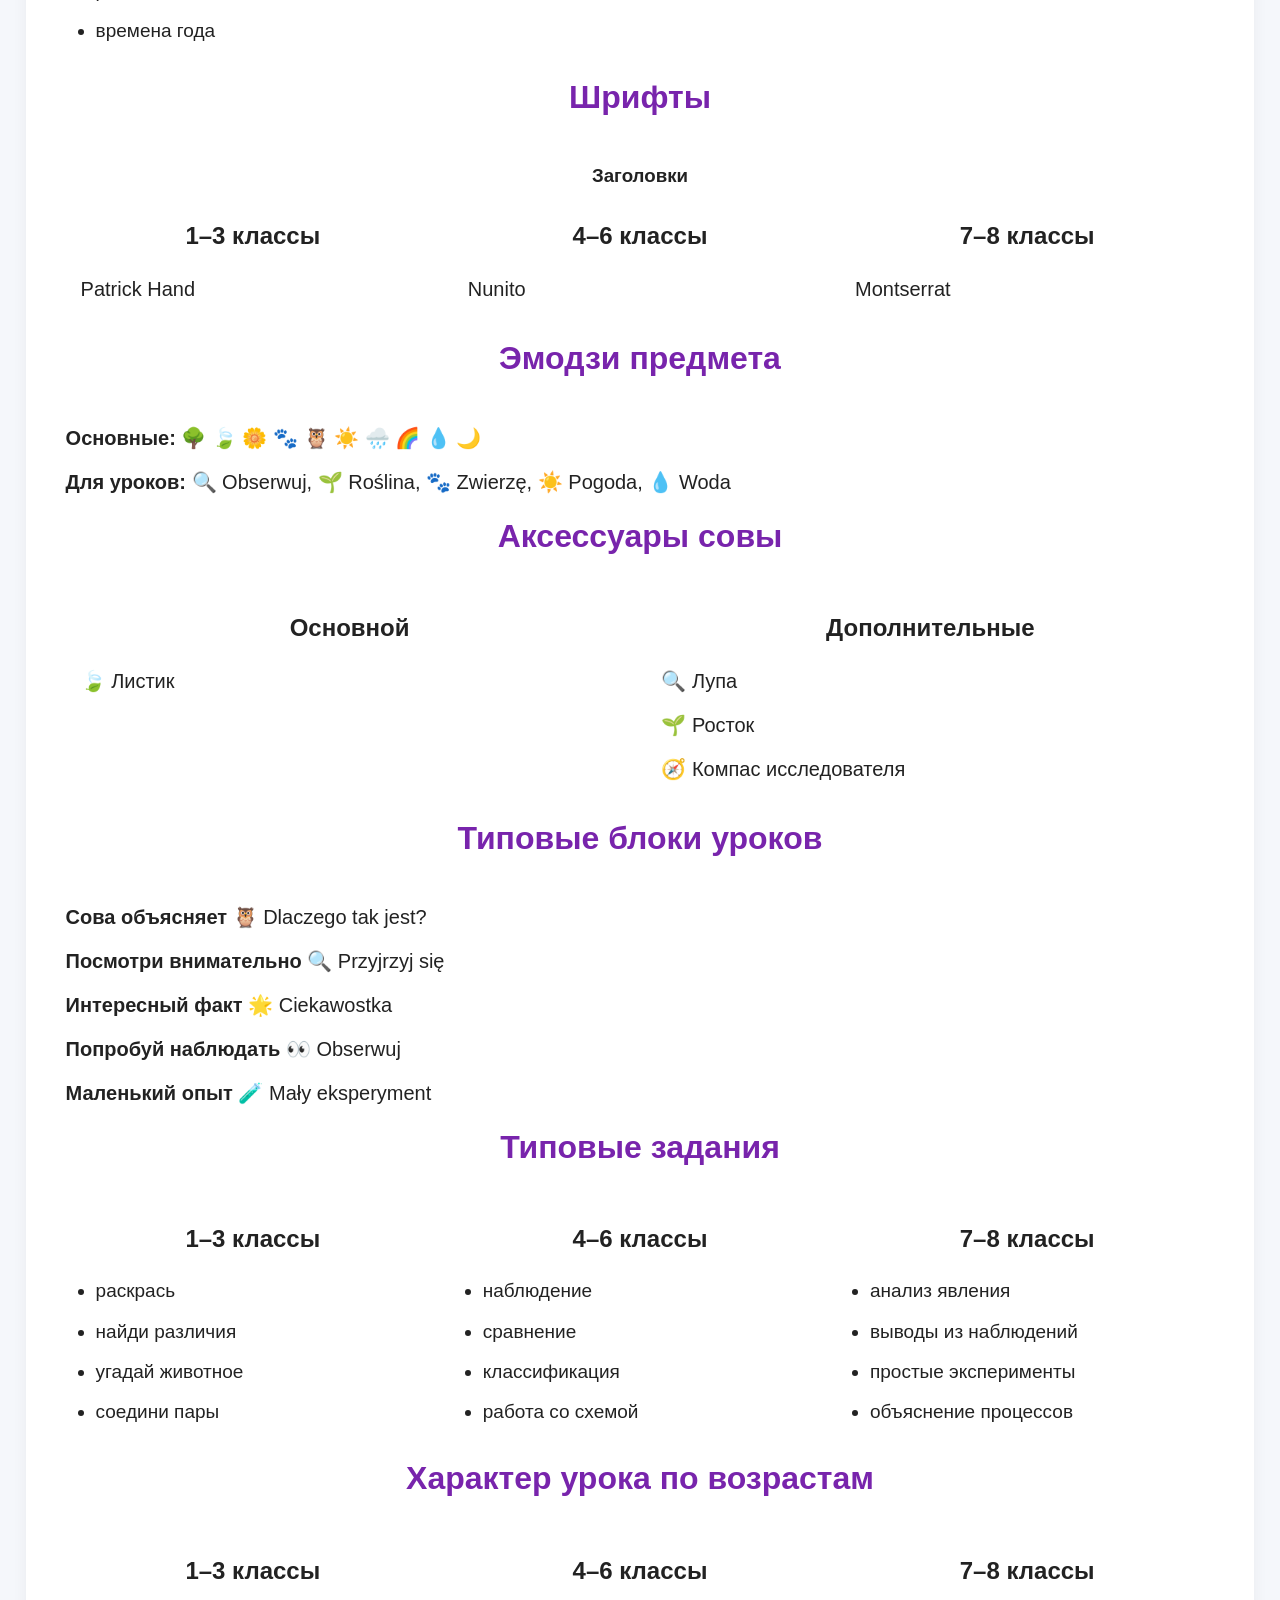
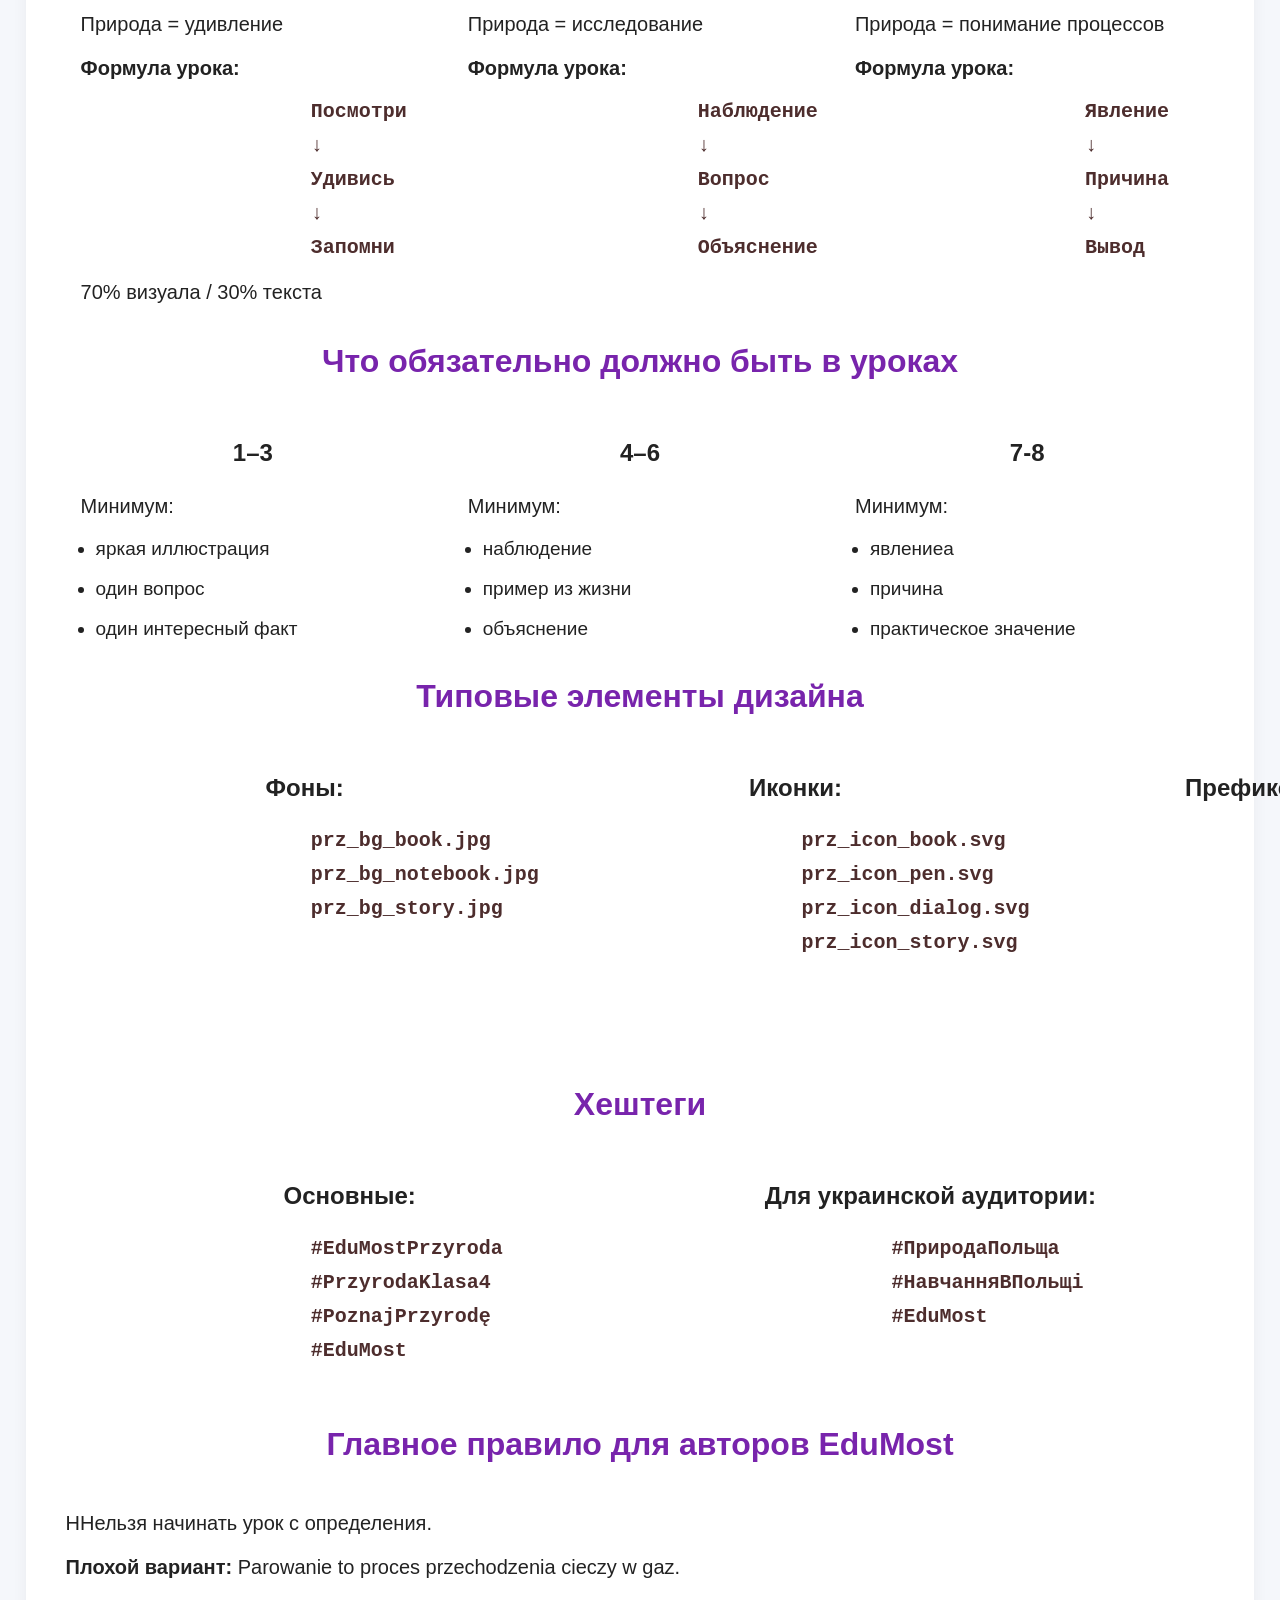
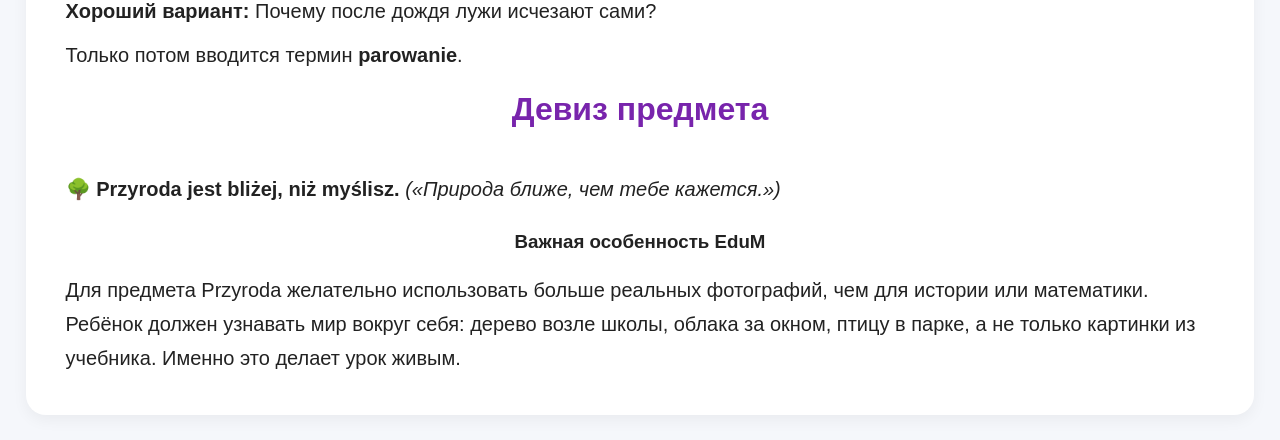
<file: przyroda.html>
<!DOCTYPE html>
<html lang="en">

<head>
    <meta charset="UTF-8">
    <meta name="viewport" content="width=device-width, initial-scale=1.0">
    <title>Przyroda</title>
    <link rel="stylesheet" href="style.css">
    <link rel="stylesheet" href="stylesEdu~MostCatalog">
</head>

<body>
    <header class="hero">
        <h1 id="pageTitle">
            Гайд EduMost
        </h1>
        <p>Реестр разработки EduMost</p>
    </header>
    <nav class="breadcrumbs">
        <a href="index.html">Головна</a>
        <span>/</span>
        <a id="classLink" href="#"> </a>
    </nav>
    <section>
        <h1>🌳 EDU MOST SUBJECT GUIDE</h1>
        <h2>Przyroda (PRZ)</h2>
        <h3>Основная информация</h3>
        <table>
            <tr>
                <th>Параметр</th>
                <th>Значение</th>
            </tr>

            <tr>
                <td>Название</td>
                <td>Przyroda</td>
            </tr>

            <tr>
                <td>Код</td>
                <td>PRZ</td>
            </tr>

            <tr>
                <td>Иконка</td>
                <td>🌳</td>
            </tr>
            <tr>
                <td>Основной цвет</td>
                <td style="color: #27AE60;">#27AE60</td>
            </tr>
            <tr>
                <td>Светлый фон</td>
                <td style="color: #E8F5E9;">#E8F5E9</td>
            </tr>
            <tr>
                <td>Цвет кнопок</td>
                <td style="color: #229954;">#229954</td>
            </tr>
            <tr>
                <td>Цвет рамок</td>
                <td style="color: #81C784;">#81C784</td>
            </tr>
            <tr>
                <td>Цвет словарика</td>
                <td>Светло-зелёный</td>
            </tr>
            <tr>
                <td>Аксессуар совы</td>
                <td>🍃 Листик</td>
            </tr>
            <tr>
                <td>Главный вопрос</td>
                <td>Как устроен мир вокруг меня?</td>
            </tr>
        </table>
        <!-- Миссия предмета -->
        <h2>Миссия предмета</h2>
        <p>Przyroda должна научить ребёнка замечать мир.</p>
        <p>После урока ребёнок должен начать смотреть вокруг внимательнее.</p>
        <!-- Характер предмета -->
        <h2>Характер предмета</h2>
        <p><b>Главная эмоция</b> - 🌱 «Ух ты, я этого раньше не замечал!»</p>
        <!-- Главная философия EduMost -->
        <h2>Главная философия EduMost</h2>
        <p>История в EduMost — это не запоминание дат.</p>
        <div class="flex">
            <div>
                <p><b>Не:</b></p>
                <pre>
                    Выучи определение
                </pre>
            </div>
            <div>
                <p><b>А:</b></p>
                <pre>
                    Посмотри вокруг
                </pre>
            </div>
        </div>
        <!-- Характер предмета -->
        <h2>Характер предмета</h2>
        <p>Przyroda — это:</p>
        <ul>
            <li>наблюдение</li>
            <li>исследование</li>
            <li>любопытство</li>
            <li>открытие</li>
            <li>забота о природе</li>
        </ul>
        <!-- Главные вопросы предмета -->
        <h2>Главные вопросы предмета</h2>
        <p>Каждый урок должен отвечать хотя бы на один вопрос:</p>
        <ul>
            <li>Что это?</li>
            <li>Как это работает?</li>
            <li>Почему это происходит?</li>
            <li>Где это можно увидеть?</li>
            <li>Как это связано с человеком?</li>
        </ul>
        <!-- Стиль оформления -->
        <h2>Стиль оформления</h2>
        <div class="flex">
            <div>
                <h3>Основные ассоциации</h3>
                <ul>
                    <li>🌳 Деревья</li>
                    <li>🍃 Листья</li>
                    <li>🌼 Цветы</li>
                    <li>🐿️ Животные</li>
                    <li>🦉 Птицы</li>
                    <li>☁️ Облака</li>
                    <li>🌧️ Дождь</li>
                    <li>🌞 Солнце</li>
                    <li>🌙 Луна</li>
                    <li>🌈 Радуга</li>
                    <li>💧 Вода</li>
                </ul>
                <h4>Второстепенные ассоциации</h4>
                <ul>
                    <li>🔍 Лупа</li>
                    <li>🧭 Исследование</li>
                    <li>🥾 Поход</li>
                    <li>🏕️ Природа</li>
                    <li>📷 Наблюдение</li>
                </ul>
            </div>
            <div>
                <h3>Что избегать</h3>
                <ul>
                    <li>❌ Слишком академический стиль</li>
                    <li>❌ Много терминов подряд</li>
                    <li>❌ Уроки без примеров из реальной жизни</li>
                    <li>❌ Сплошной текст</li>
                </ul>
            </div>
        </div>
        <!--  -->
        <h2>для EduMost я бы вообще построил естественно-научный блок так:</h2>
        <pre>
            Klasy 1–3
            │
            ├─ Edukacja przyrodnicza
            │
            Klasa 4
            │
            └─ Przyroda
                │
                ├─ GEO (зародыш географии)
                ├─ BIO (зародыш биологии)
                ├─ FIZ (зародыш физики)
                └─ CHE (зародыш химии)
                    │
            Klasa 5–6
            │
            ├─ Geografia
            ├─ Biologia
            │
            Klasa 7–8
            │
            ├─ Geografia
            ├─ Biologia
            ├─ Fizyka
            └─ Chemia
        </pre>
        <!-- Стиль иллюстраций -->
        <h2>Стиль иллюстраций</h2>
        <div class="flex">
            <div>
                <h4>1–3 классы</h4>
                <p>Природа = удивление</p>
                <p><b>Стиль::</b></p>
                <ul>
                    <li>яркий</li>
                    <li>дружелюбный</li>
                    <li>мультяшный</li>
                </ul>
                <p><b>Использовать:</b></p>
                <ul>
                    <li>животных</li>
                    <li>растения</li>
                    <li>времена года</li>
                </ul>
            </div>
            <div>
                <h4>4–6 классы</h4>
                <p>Природа = исследование</p>
                <p><b>Стиль:</b></p>
                <ul>
                    <li>полуреалистичный</li>
                </ul>
                <p><b>Использовать:</b></p>
                <ul>
                    <li>реальные фотографии</li>
                    <li>схемы</li>
                    <li>наблюдения</li>
                </ul>
            </div>
            <div>
                <h4>7–8 классы</h4>
                <p>Уже идёт переход к биологии, географии и физике.</p>
                <p><b>Стиль:</b></p>
                <ul>
                    <li>реалистичный</li>
                    дш
                    научно-популярный
                </ul>
                
            </div>
        </div>
        <!-- Шрифты  -->
        <h2>Шрифты</h2>
        <h3>Заголовки</h3>
        <div class="flex">
            <div>
                <h4>1–3 классы</h4>
                <p>Patrick Hand </p>
            </div>
            <div>
                <h4>4–6 классы</h4>
                <p>Nunito</p>
            </div>
            <div>
                <h4>7–8 классы</h4>
                <p>Montserrat</p>
            </div>
        </div>
        <!-- Эмодзи предмета -->
        <h2>Эмодзи предмета</h2>
        <p><b>Основные:</b> 🌳 🍃 🌼 🐾 🦉 ☀️ 🌧️ 🌈 💧 🌙</p>
        <p><b>Для уроков:</b> 🔍 Obserwuj, 🌱 Roślina, 🐾 Zwierzę, ☀️ Pogoda, 💧 Woda</p>
        <!-- Аксессуары совы -->
        <h2>Аксессуары совы</h2>
        <div class="flex">
            <div>
                <h4>Основной</h4>
                <p>🍃 Листик</p>
            </div>
            <div>
                <h4>Дополнительные</h4>
                <p>🔍 Лупа</p>
                <p>🌱 Росток</p>
                <p>🧭 Компас исследователя</p>
            </div>
        </div>
        <!-- Типовые блоки уроков -->
        <h2>Типовые блоки уроков</h2>
        <p><b>Сова объясняет</b> 🦉 Dlaczego tak jest?</p>
        <p><b>Посмотри внимательно</b> 🔍 Przyjrzyj się</p>
        <p><b>Интересный факт</b>  🌟 Ciekawostka</p>
        <p><b>Попробуй наблюдать</b> 👀 Obserwuj</p>
        <p><b>Маленький опыт</b> 🧪 Mały eksperyment</p>
        <!-- Типовые задания -->
        <h2>Типовые задания</h2>
        <div class="flex">
            <div>
                <h4>1–3 классы</h4>
                <ul>
                    <li>раскрась</li>
                    <li>найди различия</li>
                    <li>угадай животное</li>
                    <li>соедини пары</li>
                </ul>
            </div>
            <div>
                <h4>4–6 классы</h4>
                <ul>
                    <li>наблюдение</li>
                    <li>сравнение</li>
                    <li>классификация</li>
                    <li>работа со схемой</li>
                </ul>
            </div>
            <div>
                <h4>7–8 классы</h4>
                <ul>
                    <li>анализ явления</li>
                    <li>выводы из наблюдений</li>
                    <li>простые эксперименты</li>
                    <li>объяснение процессов</li>
                </ul>
            </div>
        </div>
        <!-- Характер урока по возрастам -->
        <h2>Характер урока по возрастам</h2>
        <div class="flex">
            <div>
                <h4>1–3 классы</h4>
                <p>Природа = удивление</p>
                <p><b>Формула урока:</b></p>
                <pre>
                    Посмотри
                    ↓
                    Удивись
                    ↓
                    Запомни</pre>
                <p>70% визуала / 30% текста</p>
            </div>
            <div>
                <h4>4–6 классы</h4>
                <p>Природа = исследование</p>
                <p><b>Формула урока:</b></p>
                <pre>
                    Наблюдение
                    ↓
                    Вопрос
                    ↓
                    Объяснение
                </pre>
            </div>
            <div>
                <h4>7–8 классы</h4>
                <p>Природа = понимание процессов</p>
                <p><b>Формула урока:</b></p>
                <pre>
                    Явление
                    ↓
                    Причина
                    ↓
                    Вывод
                </pre>
                
            </div>
        </div>
        
        <!-- Что обязательно должно быть в уроках -->
        <h2>Что обязательно должно быть в уроках</h2>
        <div class="flex">
            <div>
                <h4>1–3</h4>
                <p>Минимум:</p>
                <ul>
                    <li>яркая иллюстрация</li>
                    <li>один вопрос</li>
                    <li>один интересный факт</li>
                </ul>
            </div>
            <div>
                <h4>4–6</h4>
                <p>Минимум:</p>
                <ul>
                    <li>наблюдение</li>
                    <li>пример из жизни</li>
                    <li>объяснение</li>
                </ul>
            </div>
            <div>
                <h4>7-8</h4>
                <p>Минимум:</p>
                <ul>
                    <li>явлениеа</li>
                    <li>причина</li>
                    <li>практическое значение</li>
                </ul>
            </div>
        </div>
        <!-- Типовые элементы дизайна -->
        <h2>Типовые элементы дизайна</h2>
        <div class="flex">
            <div>
                <h4>Фоны:</h4>
                <pre>
                    prz_bg_book.jpg
                    prz_bg_notebook.jpg
                    prz_bg_story.jpg
                </pre>
            </div>
            <div>
                <h4>Иконки:</h4>
                <pre>
                    prz_icon_book.svg
                    prz_icon_pen.svg
                    prz_icon_dialog.svg
                    prz_icon_story.svg
                </pre>
            </div>
            <div>
                <h4>Префиксы файлов</h4>
                <pre>
                    prz_cover_01.jpg
                    prz_tree_01.png
                    prz_animal_01.png
                    prz_weather_01.png
                    prz_experiment_01.png
                    prz_bg_01.jpg
                </pre>
            </div>
        </div>
        <!-- Хештеги -->
        <h2>Хештеги</h2>
        <div class="flex">
            <div>
                <h4>Основные:</h4>
                <pre>
                    #EduMostPrzyroda
                    #PrzyrodaKlasa4
                    #PoznajPrzyrodę
                    #EduMost
                </pre>
            </div>
            <div>
                <h4>Для украинской аудитории:</h4>
                <pre>
                    #ПриродаПольща
                    #НавчанняВПольщі
                    #EduMost
                </pre>
            </div>
        </div>
        <!-- Главное правило для авторов EduMost -->
        <h2>Главное правило для авторов EduMost</h2>
        <p>ННельзя начинать урок с определения.</p>
        <p><b>Плохой вариант:</b> Parowanie to proces przechodzenia cieczy w gaz.</p>
        <p><b>Хороший вариант:</b> Почему после дождя лужи исчезают сами?</p>
        <p>Только потом вводится термин <b>parowanie</b>.</p>
        <!-- Девиз предмета -->
        <h2>Девиз предмета</h2>
        <p><b>🌳 Przyroda jest bliżej, niż myślisz.</b> <em>(«Природа ближе, чем тебе кажется.»)</em></p>
        <h3>Важная особенность EduM</h3>
        <p>Для предмета Przyroda желательно использовать больше реальных фотографий, чем для истории или математики. Ребёнок должен узнавать мир вокруг себя: дерево возле школы, облака за окном, птицу в парке, а не только картинки из учебника. Именно это делает урок живым.</p>
    </section>
</body>

</html>
</file>
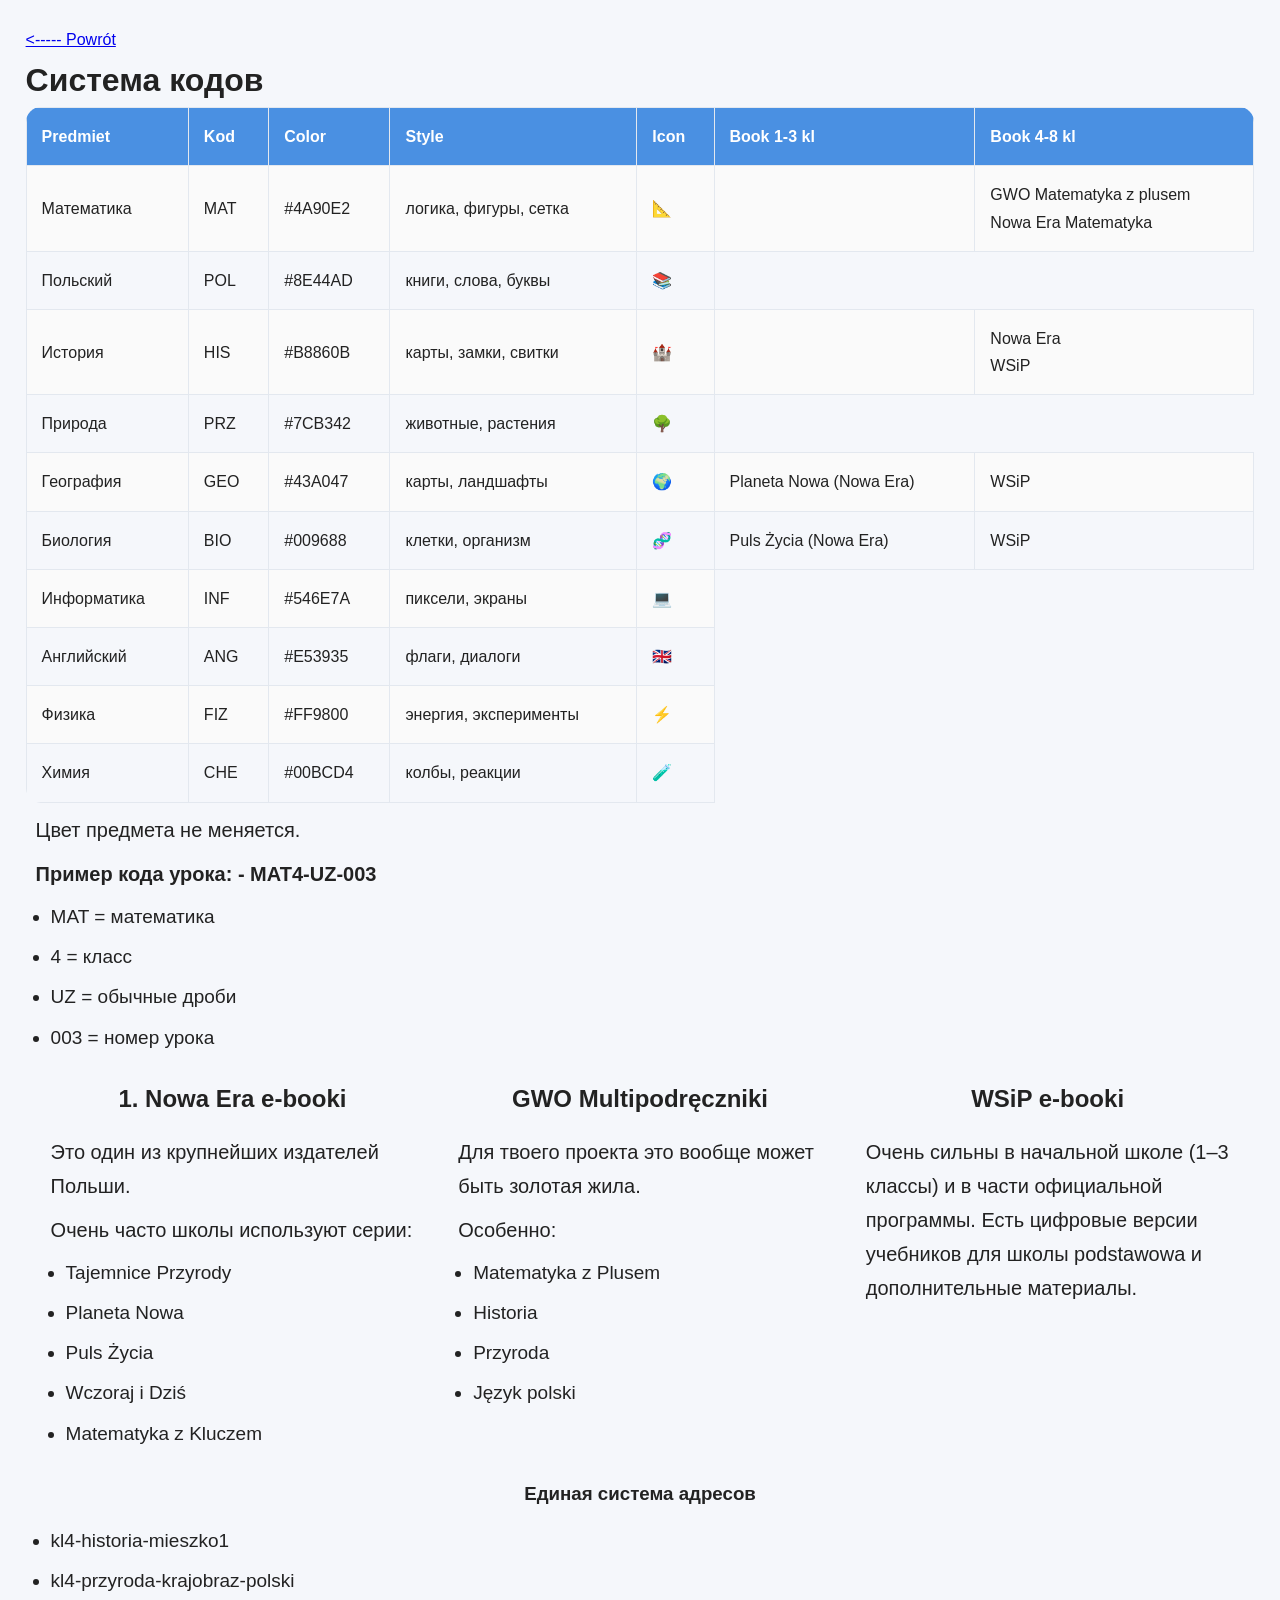
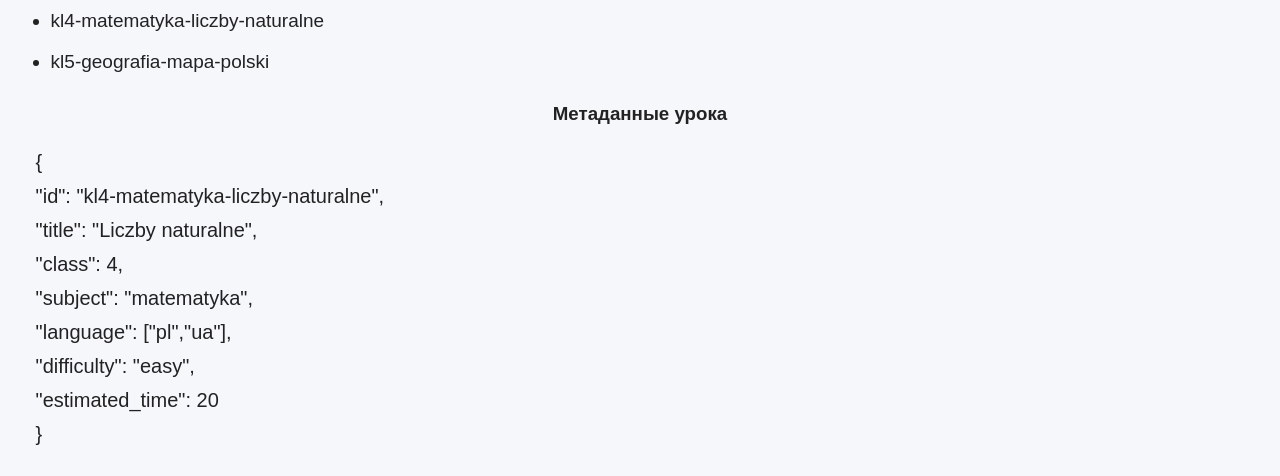
<file: sistemKod.html>
<!-- sistemKod.htmk -->
<!DOCTYPE html>
<html lang="en">

<head>
    <meta charset="UTF-8">
    <meta name="viewport" content="width=device-width, initial-scale=1.0">
    <title>Document</title>
    <link rel="stylesheet" href="style.css">
</head>

<body>
    <a href="index.html"><----- Powrót</a>
    <h1>Система кодов</h1>
    <table>
        <tr>
            <th>Predmiet</th>
            <th>Kod</th>
            <th>Color</th>
            <th>Style</th>
            <th>Icon</th>
            <th>Book 1-3 kl</th>
            <th>Book 4-8 kl</th>
        </tr>
        <tr>
            <td>Математика</td>
            <td>MAT</td>
            <td>#4A90E2</td>
            <td>логика, фигуры, сетка</td>
            <td>📐</td>
            <td></td>
            <td>GWO Matematyka z plusem <br>Nowa Era Matematyka</td>
        </tr>
        <tr>
            <td>Польский</td>
            <td>POL</td>
            <td>#8E44AD</td>
            <td>книги, слова, буквы</td>
            <td>📚</td>
        </tr>
        <tr>
            <td>История</td>
            <td>HIS</td>
            <td>#B8860B</td>
            <td>карты, замки, свитки</td>
            <td>🏰</td>
            <td></td>
            <td>Nowa Era <br>WSiP</td>
        </tr>
        <tr>
            <td>Природа</td>
            <td>PRZ</td>
            <td>#7CB342</td>
            <td>животные, растения</td>
            <td>🌳</td>
        </tr>
        <tr>
            <td>География</td>
            <td>GEO</td>
            <td>#43A047</td>
            <td>карты, ландшафты</td>
            <td>🌍</td>
            <td>Planeta Nowa (Nowa Era)</td>
            <td>WSiP</td>
        </tr>
        <tr>
            <td>Биология</td>
            <td>BIO</td>
            <td>#009688</td>
            <td>клетки, организм</td>
            <td>🧬</td>
            <td>Puls Życia (Nowa Era)</td>
            <td>WSiP</td>
        </tr>
        <tr>
            <td>Информатика</td>
            <td>INF</td>
            <td>#546E7A</td>
            <td>пиксели, экраны</td>
            <td>💻</td>
        </tr>
        <tr>
            <td>Английский</td>
            <td>ANG</td>
            <td>#E53935</td>
            <td>флаги, диалоги</td>
            <td>🇬🇧</td>
        </tr>
        <tr>
            <td>Физика</td>
            <td>FIZ</td>
            <td>#FF9800</td>
            <td>энергия, эксперименты</td>
            <td>⚡</td>
        </tr>
        <tr>
            <td>Химия</td>
            <td>CHE</td>
            <td>#00BCD4</td>
            <td>колбы, реакции</td>
            <td>🧪</td>
        </tr>
    </table>
    <p>Цвет предмета не меняется.</p>
    <p><b>Пример кода урока: - MAT4-UZ-003</b></p>
    <ul>
        <li>MAT = математика</li>
        <li>4 = класс</li>
        <li>UZ = обычные дроби</li>
        <li>003 = номер урока</li>
    </ul>
    <div class="flex">
        <div>
            <h4>1. Nowa Era e-booki</h4>
            <p>Это один из крупнейших издателей Польши.</p>
            <p>Очень часто школы используют серии:</p>
            <ul>
                <li>Tajemnice Przyrody</li>
                <li>Planeta Nowa</li>
                <li>Puls Życia</li>
                <li>Wczoraj i Dziś</li>
                <li>Matematyka z Kluczem</li>
            </ul>
        </div>
        <div>
            <h4>GWO Multipodręczniki</h4>
            <p>Для твоего проекта это вообще может быть золотая жила.</p>
            <p>Особенно:</p>
            <ul>
                <li>Matematyka z Plusem</li>
                <li>Historia</li>
                <li>Przyroda</li>
                <li>Język polski</li>
            </ul>
        </div>
        <div>
            <h4>WSiP e-booki</h4>
            <p>Очень сильны в начальной школе (1–3 классы) и в части официальной программы. Есть цифровые версии
                учебников для школы podstawowa и дополнительные материалы.</p>
        </div>
    </div>
    <div>
        <h3>Единая система адресов</h3>
        <ul>
            <li>kl4-historia-mieszko1</li>
            <li>kl4-przyroda-krajobraz-polski</li>
            <li>kl4-matematyka-liczby-naturalne</li>
            <li>kl5-geografia-mapa-polski</li>
        </ul>
    </div>
    <div>
        <h3>Метаданные урока</h3>
        <p>{<br>
            "id": "kl4-matematyka-liczby-naturalne",<br>
            "title": "Liczby naturalne",<br>
            "class": 4,<br>
            "subject": "matematyka",<br>
            "language": ["pl","ua"],<br>
            "difficulty": "easy",<br>
            "estimated_time": 20<br>
            }</p>
    </div>
</body>

</html>
</file>
<file: style.css>
* {
  margin: 0;
  padding: 0;
  box-sizing: border-box;
}

:root {
  --mat: #4a90e2;
  --pol: #8e44ad;
  --his: #b8860b;
  --prz: #7cb342;
  --geo: #43a047;
  --bio: #009688;
  --inf: #546e7a;
  --ang: #e53935;
  --fiz: #ff9800;
  --che: #00bcd4;
  --bg: #f5f7fb;
  --card: #ffffff;
  --text: #222;
  --border: #e3e8ef;
}

body {
  font-family: Inter, Arial, sans-serif;
  background: var(--bg);
  color: var(--text);
  line-height: 1.7;
  margin: 2%;
}

.container {
  width: min(1200px, 92%);
  margin: auto;
  padding: 40px 0;
}

header {
  background: linear-gradient(135deg, #4a90e2, #8e44ad);
  color: white;
  padding: 60px 30px;
  text-align: center;
  border-radius: 24px;
  margin-bottom: 30px;
}
header h1 {
  font-size: 3rem;
  margin-bottom: 10px;
}
header p {
  font-size: 1.2rem;
  opacity: 0.9;
}
nav {
  background: white;
  padding: 20px;
  border-radius: 16px;
  margin-bottom: 30px;
  box-shadow: 0 5px 15px rgba(0, 0, 0, 0.05);
}
nav ul {
  list-style: none;
  display: flex;
  flex-wrap: wrap;
  gap: 15px;
}
nav a {
  text-decoration: none;
  color: #333;
  font-weight: 600;
}
section {
  background: var(--card);
  padding: 30px;
  border-radius: 20px;
  margin-bottom: 25px;
  box-shadow: 0 5px 15px rgba(0, 0, 0, 0.05);
}
h2 {
  text-align: center;
  margin-bottom: 35px;
  font-size: 2rem;
  color: #7824ac;
  text-align: center;
}
h3 {
  margin-bottom: 15px;
  margin-top: 20px;
  text-align: center;
}
h4 {
  margin-bottom: 15px;
  margin-top: 10px;
  text-align: center;
  font-size: 1.5rem;
  /* color: #108175; */
}
ul,
ol {
  margin-left: 25px;
}
li {
  margin-bottom: 8px;
  font-size: 19px;
}
p{
  font-size: 20px;
  margin: 10px;
}
pre{
  font-size: 20px;
  color: rgb(77, 45, 45);
  font-weight: 700;
  /* margin-left: -150px; */
  max-width: 100%;
}
.architecture {
  display: flex;
  justify-content: center;
  flex-wrap: wrap;
  gap: 15px;
  margin-top: 25px;
}
.box {
  padding: 20px;
  background: #f5f8ff;
  border-radius: 14px;
  min-width: 180px;
  text-align: center;
  font-weight: bold;
}
.arrow {
  font-size: 2rem;
  align-self: center;
}
.subjects {
  display: grid;
  grid-template-columns: repeat(auto-fit, minmax(220px, 1fr));
  gap: 20px;
}
.subject-card {
  color: white;
  padding: 25px;
  border-radius: 18px;
}
.subject-card h4 {
  margin-bottom: 10px;
  font-size: 1.2rem;
}
.mat {
  background: var(--mat);
}
.pol {
  background: var(--pol);
}
.his {
  background: var(--his);
}
.prz {
  background: var(--prz);
}
.geo {
  background: var(--geo);
}
.bio {
  background: var(--bio);
}
.inf {
  background: var(--inf);
}
.ang {
  background: var(--ang);
}
.fiz {
  background: var(--fiz);
}
.che {
  background: var(--che);
}
table {
  width: 100%;
  border-collapse: collapse;
  overflow: hidden;
  border-radius: 15px;
}
th {
  background: #4a90e2;
  color: white;
}
th,
td {
  padding: 15px;
  border: 1px solid var(--border);
  text-align: left;
}
tr:nth-child(even) {
  background: #fafafa;
}
.cards {
  display: grid;
  grid-template-columns: repeat(auto-fit, minmax(280px, 1fr));
  gap: 20px;
}
.card {
  background: white;
  padding: 25px;
  border-radius: 16px;
  border: 1px solid var(--border);
}
.status-list {
  display: flex;
  gap: 15px;
  flex-wrap: wrap;
}
.badge {
  padding: 10px 20px;
  border-radius: 50px;
  color: white;
  font-weight: bold;
}
.plan {
  background: #607d8b;
}
.progress {
  background: #ff9800;
}
.ready {
  background: #43a047;
}
.published {
  background: #4a90e2;
}
.updated {
  background: #8e44ad;
}
footer {
  text-align: center;
  padding: 30px;
  color: #777;
}

.subject-card {
  cursor: pointer;
}
.subject-link {
  text-decoration: none; /* убрать подчеркивание */
  color: inherit; /* наследовать цвет текста */
  display: block; /* ссылка занимает всю карточку */
}
.subject-link,
.subject-link:visited,
.subject-link:hover,
.subject-link:active {
  text-decoration: none;
  color: inherit;
}
@media (max-width: 768px) {
  header h1 {
    font-size: 2rem;
  }
  .architecture {
    flex-direction: column;
  }
  .arrow {
    transform: rotate(90deg);
  }
  table {
    display: block;
    overflow-x: auto;
  }
}

/*  */
.flex {
  display: flex;
  gap: 2%;
  justify-content: space-around;
  margin: 15px;
  max-width: 100%;
}
.flex div{
  width: 90%;
}
</file>
